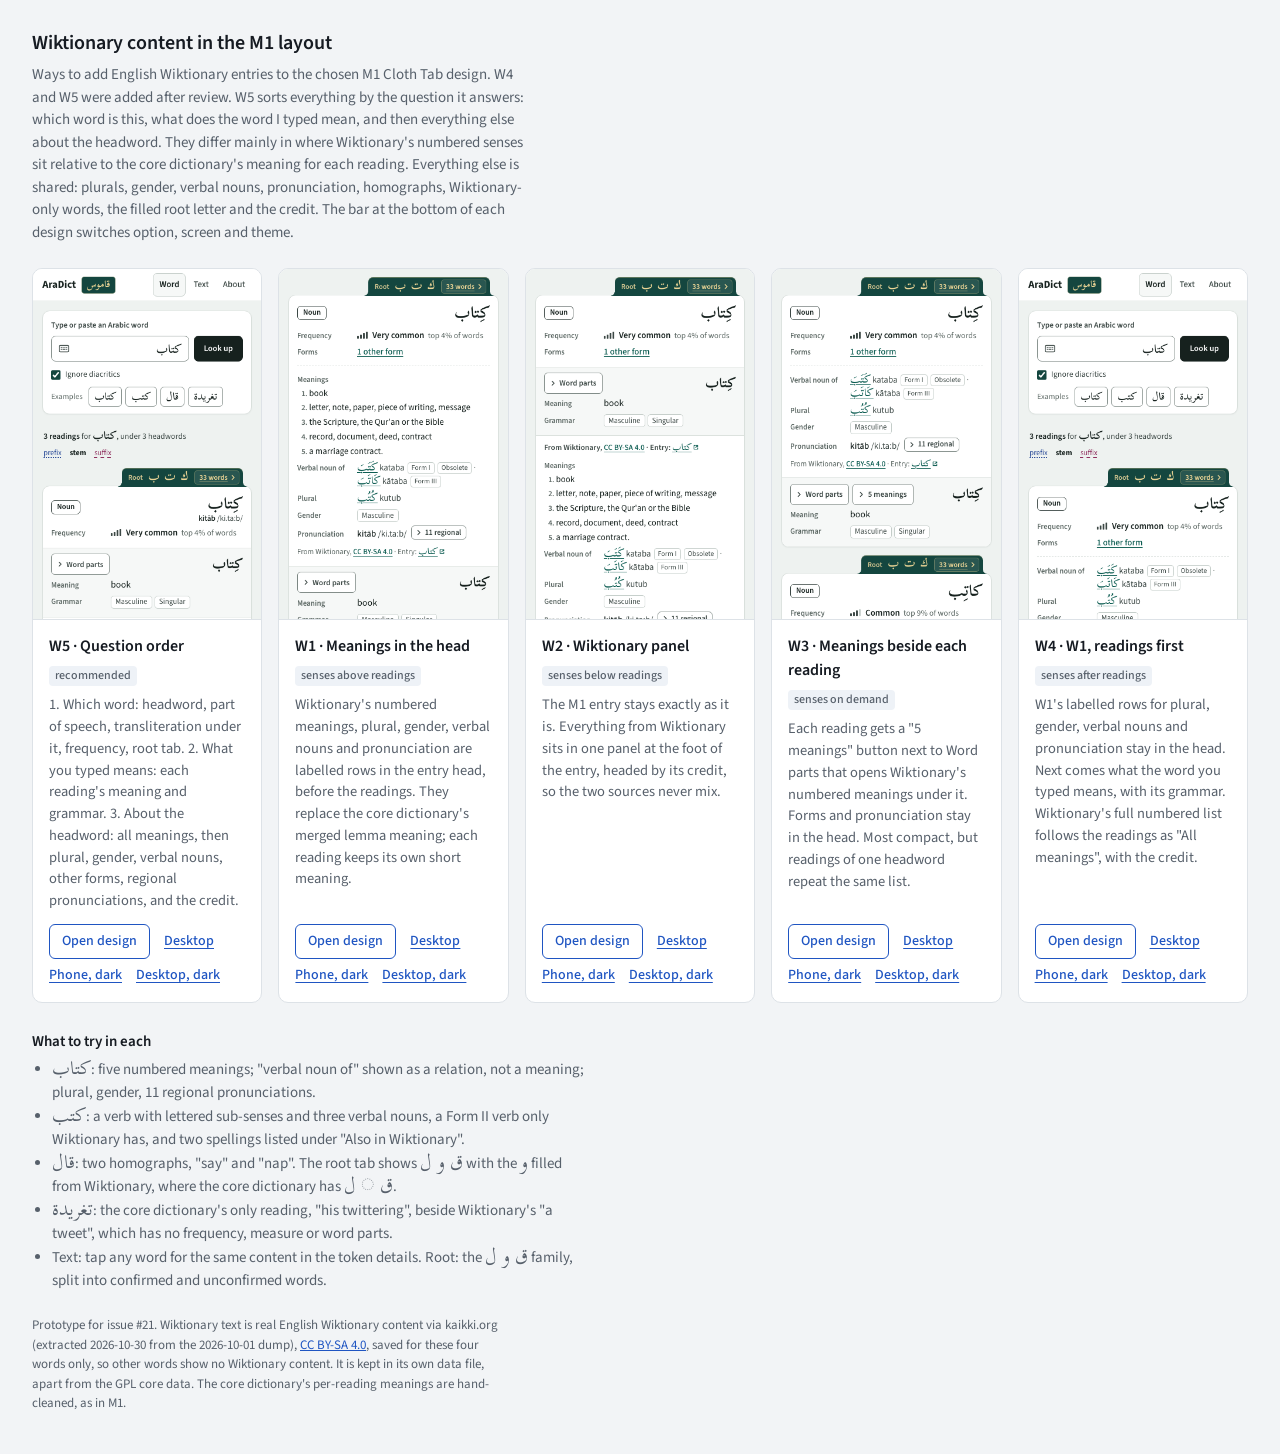
<file: prototypes/wiktionary/index.html>
<!doctype html>
<html lang="en">
<head>
<meta charset="utf-8">
<meta name="viewport" content="width=device-width, initial-scale=1">
<title>Wiktionary Options</title>
<link rel="preconnect" href="https://fonts.googleapis.com">
<link rel="preconnect" href="https://fonts.gstatic.com" crossorigin>
<link rel="stylesheet" href="https://fonts.googleapis.com/css2?family=Source+Sans+3:wght@400..700&family=Scheherazade+New:wght@400;500;600;700&display=swap">
<style>
/* Layout: a short intro, then the cards in as many equal columns as fit (one on phones). */
:root {
  --bg: #f2f4f6; --card: #ffffff; --fg: #161b22; --muted: #57606b; --line: #dde2e7; --accent: #1f55c2; --tag: #eef2f7;
  --f: "Source Sans 3", system-ui, -apple-system, "Segoe UI", sans-serif;
}
@media (prefers-color-scheme: dark) { :root:not([data-theme="light"]) { --bg: #0f1216; --card: #171b21; --fg: #e7eaee; --muted: #a2abb6; --line: #2a3038; --accent: #8db1ff; --tag: #222832; color-scheme: dark } }
:root[data-theme="dark"] { --bg: #0f1216; --card: #171b21; --fg: #e7eaee; --muted: #a2abb6; --line: #2a3038; --accent: #8db1ff; --tag: #222832; color-scheme: dark }
* { box-sizing: border-box }
body { margin: 0; background: var(--bg); color: var(--fg); font: 15px/1.5 var(--f); padding: 28px 16px 40px }
main { max-width: 76rem; margin: 0 auto }
h1 { font-size: 20px; font-weight: 600; margin: 0 0 6px; text-wrap: balance }
.intro { color: var(--muted); max-width: 72ch; margin: 0 0 24px }
[lang="ar"] { font-family: "Scheherazade New", serif; font-size: 1.25em; line-height: 1 }
.grid { display: grid; grid-template-columns: repeat(auto-fill, minmax(min(100%, 220px), 1fr)); gap: 16px }
.card { background: var(--card); border: 1px solid var(--line); border-radius: 10px; display: flex; flex-direction: column; min-width: 0; overflow: hidden }
.shot { display: block; aspect-ratio: 390 / 600; overflow: hidden; border-bottom: 1px solid var(--line); background: var(--tag) }
.shot img { width: 100%; height: auto; display: block }
.body { padding: 14px 16px 16px; display: flex; flex-direction: column; gap: 8px; flex: 1 }
.name { display: flex; align-items: baseline; gap: 8px; flex-wrap: wrap }
.name h2 { font-size: 16px; font-weight: 600; margin: 0 }
.tag { font-size: 12px; font-weight: 500; color: var(--muted); background: var(--tag); border-radius: 4px; padding: 1px 6px }
.idea { font-size: 14.5px; color: var(--muted); margin: 0; flex: 1 }
.actions { display: flex; gap: 6px 14px; align-items: center; flex-wrap: wrap; margin-top: 4px; font-size: 14px }
.actions a { color: var(--accent); font-weight: 500; text-underline-offset: 3px }
.actions a.open { text-decoration: none; border: 1px solid var(--accent); border-radius: 6px; padding: 6px 12px }
.actions a:focus-visible { outline: 2px solid var(--accent); outline-offset: 2px }
h2.sub { font-size: 15px; font-weight: 600; margin: 28px 0 6px }
ul.try { margin: 0; padding-left: 20px; color: var(--muted); max-width: 80ch }
ul.try li + li { margin-top: 2px }
.note { margin: 24px 0 0; font-size: 13px; color: var(--muted); max-width: 80ch }
.note a { color: var(--accent) }
</style>
</head>
<body>
<main>
  <h1>Wiktionary content in the M1 layout</h1>
  <p class="intro">Ways to add English Wiktionary entries to the chosen M1 Cloth Tab design. W4 and W5 were added after review. W5 sorts everything by the question it answers: which word is this, what does the word I typed mean, and then everything else about the headword. They differ mainly in where Wiktionary's numbered senses sit relative to the core dictionary's meaning for each reading. Everything else is shared: plurals, gender, verbal nouns, pronunciation, homographs, Wiktionary-only words, the filled root letter and the credit. The bar at the bottom of each design switches option, screen and theme.</p>

  <div class="grid">
    <article class="card">
      <a class="shot" href="w5.html" aria-label="Open W5"><img src="w5-phone.png" alt="W5 on a phone: the headword with its transliteration and frequency, then the reading, then all meanings, plural and gender"></a>
      <div class="body">
        <div class="name"><h2>W5 · Question order</h2><span class="tag">recommended</span></div>
        <p class="idea">1. Which word: headword, part of speech, transliteration under it, frequency, root tab. 2. What you typed means: each reading's meaning and grammar. 3. About the headword: all meanings, then plural, gender, verbal nouns, other forms, regional pronunciations, and the credit.</p>
        <div class="actions"><a class="open" href="w5.html">Open design</a><a href="w5-desk.png">Desktop</a><a href="w5-phone-dark.png">Phone, dark</a><a href="w5-desk-dark.png">Desktop, dark</a></div>
      </div>
    </article>
    <article class="card">
      <a class="shot" href="w1.html" aria-label="Open W1"><img src="w1-phone.png" alt="W1 on a phone: the entry for كتاب with numbered meanings in its head"></a>
      <div class="body">
        <div class="name"><h2>W1 · Meanings in the head</h2><span class="tag">senses above readings</span></div>
        <p class="idea">Wiktionary's numbered meanings, plural, gender, verbal nouns and pronunciation are labelled rows in the entry head, before the readings. They replace the core dictionary's merged lemma meaning; each reading keeps its own short meaning.</p>
        <div class="actions"><a class="open" href="w1.html">Open design</a><a href="w1-desk.png">Desktop</a><a href="w1-phone-dark.png">Phone, dark</a><a href="w1-desk-dark.png">Desktop, dark</a></div>
      </div>
    </article>

    <article class="card">
      <a class="shot" href="w2.html" aria-label="Open W2"><img src="w2-phone.png" alt="W2 on a phone: the M1 entry for كتاب with a Wiktionary panel under its reading"></a>
      <div class="body">
        <div class="name"><h2>W2 · Wiktionary panel</h2><span class="tag">senses below readings</span></div>
        <p class="idea">The M1 entry stays exactly as it is. Everything from Wiktionary sits in one panel at the foot of the entry, headed by its credit, so the two sources never mix.</p>
        <div class="actions"><a class="open" href="w2.html">Open design</a><a href="w2-desk.png">Desktop</a><a href="w2-phone-dark.png">Phone, dark</a><a href="w2-desk-dark.png">Desktop, dark</a></div>
      </div>
    </article>

    <article class="card">
      <a class="shot" href="w3.html" aria-label="Open W3"><img src="w3-phone.png" alt="W3 on a phone: the entry for كتاب with a 5 meanings button beside Word parts"></a>
      <div class="body">
        <div class="name"><h2>W3 · Meanings beside each reading</h2><span class="tag">senses on demand</span></div>
        <p class="idea">Each reading gets a "5 meanings" button next to Word parts that opens Wiktionary's numbered meanings under it. Forms and pronunciation stay in the head. Most compact, but readings of one headword repeat the same list.</p>
        <div class="actions"><a class="open" href="w3.html">Open design</a><a href="w3-desk.png">Desktop</a><a href="w3-phone-dark.png">Phone, dark</a><a href="w3-desk-dark.png">Desktop, dark</a></div>
      </div>
    </article>
    <article class="card">
      <a class="shot" href="w4.html" aria-label="Open W4"><img src="w4-phone.png" alt="W4 on a phone: the entry for كتاب with its reading right after the head, and all meanings below"></a>
      <div class="body">
        <div class="name"><h2>W4 · W1, readings first</h2><span class="tag">senses after readings</span></div>
        <p class="idea">W1's labelled rows for plural, gender, verbal nouns and pronunciation stay in the head. Next comes what the word you typed means, with its grammar. Wiktionary's full numbered list follows the readings as "All meanings", with the credit.</p>
        <div class="actions"><a class="open" href="w4.html">Open design</a><a href="w4-desk.png">Desktop</a><a href="w4-phone-dark.png">Phone, dark</a><a href="w4-desk-dark.png">Desktop, dark</a></div>
      </div>
    </article>
  </div>

  <h2 class="sub">What to try in each</h2>
  <ul class="try">
    <li><span lang="ar">كتاب</span>: five numbered meanings; "verbal noun of" shown as a relation, not a meaning; plural, gender, 11 regional pronunciations.</li>
    <li><span lang="ar">كتب</span>: a verb with lettered sub-senses and three verbal nouns, a Form II verb only Wiktionary has, and two spellings listed under "Also in Wiktionary".</li>
    <li><span lang="ar">قال</span>: two homographs, "say" and "nap". The root tab shows <span lang="ar">ق و ل</span> with the <span lang="ar">و</span> filled from Wiktionary, where the core dictionary has <span lang="ar">ق ◌ ل</span>.</li>
    <li><span lang="ar">تغريدة</span>: the core dictionary's only reading, "his twittering", beside Wiktionary's "a tweet", which has no frequency, measure or word parts.</li>
    <li>Text: tap any word for the same content in the token details. Root: the <span lang="ar">ق و ل</span> family, split into confirmed and unconfirmed words.</li>
  </ul>

  <p class="note">Prototype for issue #21. Wiktionary text is real English Wiktionary content via kaikki.org (extracted 2026-10-30 from the 2026-10-01 dump), <a href="https://creativecommons.org/licenses/by-sa/4.0/">CC BY-SA 4.0</a>, saved for these four words only, so other words show no Wiktionary content. It is kept in its own data file, apart from the GPL core data. The core dictionary's per-reading meanings are hand-cleaned, as in M1.</p>
</main>
</body>
</html>
</file>
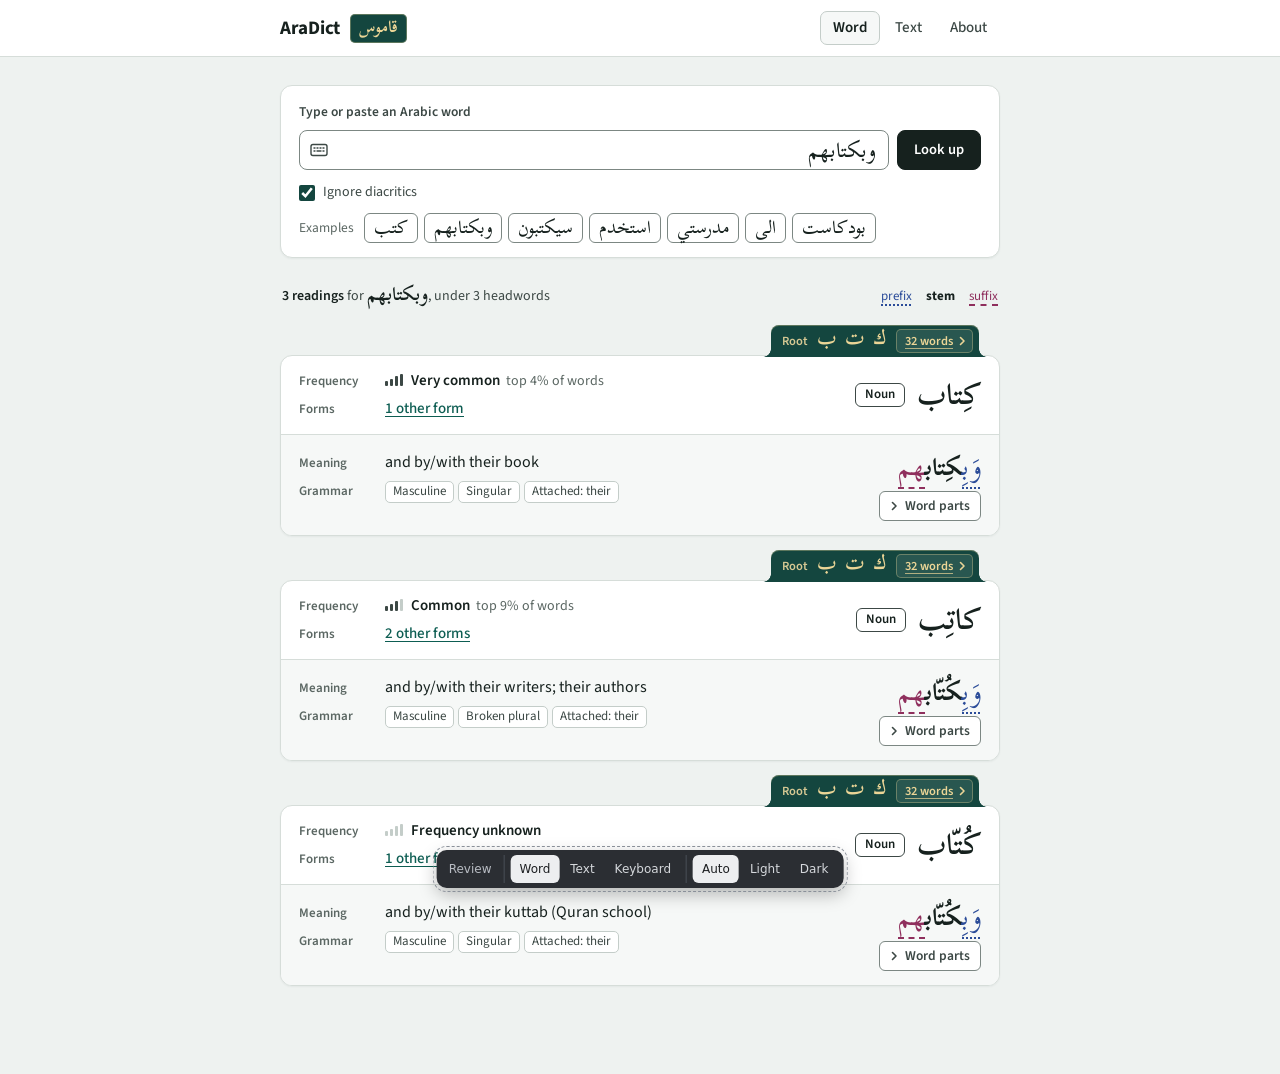
<file: prototypes/visual-identity/m1.html>
<!doctype html>
<html lang="en">
<head>
<meta charset="utf-8">
<meta name="viewport" content="width=device-width, initial-scale=1">
<title>AraDict</title>
<link rel="preconnect" href="https://fonts.googleapis.com">
<link rel="preconnect" href="https://fonts.gstatic.com" crossorigin>
<link rel="stylesheet" href="https://fonts.googleapis.com/css2?family=Source+Sans+3:wght@400..700&family=Scheherazade+New:wght@400;500;600;700&display=swap">
<style>
/* Cloth Tab: N2's bound-book calm, set in a humanist sans.
   Bookcloth green + gilt is reserved for the root tab (and the brand stamp);
   everything else is quiet grey-green, labelled in a left gutter. */
:root {
  color-scheme: light;
  --paper: #EEF2F0; --leaf: #FFFFFF; --tray: #F6F8F7; --tray-2: #E7ECE9;
  --ink: #16211E; --ink-2: #3C4845; --ink-3: #5B6763;
  --line: #D6DDD9; --line-2: #C4CDC9; --edge: #7C8783;
  --cloth: #14463F; --cloth-hi: #1C5A51; --gilt: #EBD596; --gilt-2: #D6C893; --fillet: rgb(235 213 150 / .34);
  --link: #0D5D52; --focus: #0D6D60;
  --pre: #2B4C99; --pre-bg: #EEF2FB; --suf: #8F2F5D; --suf-bg: #FBEFF5;
  --btn: #16211E; --btn-ink: #FFFFFF; --btn-hover: #2C3935;
  --hl-bg: #14463F; --hl-ink: #FFFFFF;
  --shadow: 0 1px 2px rgb(20 40 35 / .05);
  --pop-shadow: 0 18px 44px -14px rgb(16 40 34 / .32), 0 2px 8px rgb(16 40 34 / .10);
  --scrim: rgb(8 16 14 / .38);
  --f-ar: "Scheherazade New", "Noto Naskh Arabic", serif;
  --f-ui: "Source Sans 3", "Source Sans Pro", system-ui, sans-serif;
}
@media (prefers-color-scheme: dark) {
  :root:not([data-theme="light"]) {
    color-scheme: dark;
    --paper: #0E1513; --leaf: #151D1B; --tray: #1A2321; --tray-2: #232E2B;
    --ink: #E5ECE9; --ink-2: #BAC6C2; --ink-3: #97A4A0;
    --line: #28332F; --line-2: #37443F; --edge: #717E7A;
    --cloth: #1E5047; --cloth-hi: #245C52; --gilt: #EDD892; --gilt-2: #DACB93; --fillet: rgb(237 216 146 / .36);
    --link: #86CDBD; --focus: #8AD3C2;
    --pre: #A8BBF3; --pre-bg: #1B2340; --suf: #EFA6C6; --suf-bg: #35202A;
    --btn: #E5ECE9; --btn-ink: #0E1513; --btn-hover: #C9D3CF;
    --hl-bg: #86CDBD; --hl-ink: #0E1513;
    --shadow: none;
    --pop-shadow: 0 18px 44px -10px rgb(0 0 0 / .6), 0 0 0 1px rgb(255 255 255 / .03);
    --scrim: rgb(0 0 0 / .5);
  }
}
:root[data-theme="dark"] {
  color-scheme: dark;
  --paper: #0E1513; --leaf: #151D1B; --tray: #1A2321; --tray-2: #232E2B;
  --ink: #E5ECE9; --ink-2: #BAC6C2; --ink-3: #97A4A0;
  --line: #28332F; --line-2: #37443F; --edge: #717E7A;
  --cloth: #1E5047; --cloth-hi: #245C52; --gilt: #EDD892; --gilt-2: #DACB93; --fillet: rgb(237 216 146 / .36);
  --link: #86CDBD; --focus: #8AD3C2;
  --pre: #A8BBF3; --pre-bg: #1B2340; --suf: #EFA6C6; --suf-bg: #35202A;
  --btn: #E5ECE9; --btn-ink: #0E1513; --btn-hover: #C9D3CF;
  --hl-bg: #86CDBD; --hl-ink: #0E1513;
  --shadow: none;
  --pop-shadow: 0 18px 44px -10px rgb(0 0 0 / .6), 0 0 0 1px rgb(255 255 255 / .03);
  --scrim: rgb(0 0 0 / .5);
}

*, *::before, *::after { box-sizing: border-box; }
html { background: var(--paper); -webkit-text-size-adjust: 100%; }
body {
  margin: 0; min-height: 100vh; padding-bottom: 88px;
  background: var(--paper); color: var(--ink);
  font: 400 15px/1.5 var(--f-ui);
  -webkit-font-smoothing: antialiased;
}
[lang="ar"] { font-family: var(--f-ar); }
button, input, textarea { font: inherit; color: inherit; }
button { cursor: pointer; }
:focus-visible { outline: 2px solid var(--focus); outline-offset: 2px; }
.sr { position: absolute; width: 1px; height: 1px; overflow: hidden; clip-path: inset(50%); white-space: nowrap; }
[hidden] { display: none !important; }
p, h1, h2, h3, ul, ol, dl, dd { margin: 0; }
.wrap { max-width: 768px; margin: 0 auto; padding: 0 24px; }

/* Header */
.top { background: var(--leaf); border-bottom: 1px solid var(--line); }
.top .wrap { display: flex; align-items: center; justify-content: space-between; height: 56px; }
.brand { display: inline-flex; align-items: center; gap: 10px; color: var(--ink); text-decoration: none; border-radius: 6px; }
.brand-en { font: 700 19px/1 var(--f-ui); letter-spacing: -.005em; }
.stamp {
  font: 600 17px/1 var(--f-ar); color: var(--gilt); background: var(--cloth);
  padding: 4px 9px 8px; border-radius: 5px; box-shadow: inset 0 0 0 1px var(--fillet);
}
.nav { display: flex; gap: 2px; list-style: none; padding: 0; }
.nav a {
  display: inline-flex; align-items: center; height: 34px; padding: 0 12px;
  border: 1px solid transparent; border-radius: 7px;
  color: var(--ink-2); text-decoration: none; font-weight: 500;
}
.nav a:hover { color: var(--ink); background: var(--tray); }
.nav a[aria-current="page"] { color: var(--ink); border-color: var(--line-2); background: var(--tray); font-weight: 600; }

main.wrap { padding-top: 28px; }
.box { background: var(--leaf); border: 1px solid var(--line); border-radius: 12px; box-shadow: var(--shadow); }

/* Buttons */
.btn {
  display: inline-flex; align-items: center; justify-content: center; gap: 6px;
  height: 40px; padding: 0 16px; border-radius: 8px;
  border: 1px solid var(--edge); background: var(--leaf); color: var(--ink);
  font: 600 14.5px/1 var(--f-ui); white-space: nowrap;
}
.btn:hover { background: var(--tray); }
.btn.primary { background: var(--btn); border-color: var(--btn); color: var(--btn-ink); }
.btn.primary:hover { background: var(--btn-hover); border-color: var(--btn-hover); }
.btn.sm { height: 36px; padding: 0 13px; font-size: 14px; }
.link { color: var(--link); text-decoration: underline; text-decoration-thickness: 1px; text-underline-offset: 3px; }
.link:hover { text-decoration-thickness: 2px; }

/* Search */
.search { padding: 16px 18px 14px; }
.lbl { display: block; margin-bottom: 8px; font-size: 13.5px; font-weight: 600; color: var(--ink-2); }
.row { display: flex; gap: 8px; }
.field { position: relative; flex: 1; min-width: 0; }
.field input {
  width: 100%; height: 40px; padding: 0 12px 0 46px;
  border: 1px solid var(--edge); border-radius: 8px; background: var(--leaf);
  font: 500 21px/1.5 var(--f-ar);
}
.field input::placeholder { color: var(--ink-3); opacity: 1; }
.field input:focus-visible { outline-offset: 1px; border-color: var(--focus); }
.kb-btn {
  position: absolute; left: 4px; top: 4px; width: 32px; height: 32px;
  display: grid; place-items: center; padding: 0;
  border: 1px solid transparent; border-radius: 6px; background: transparent; color: var(--ink-2);
}
.kb-btn:hover { background: var(--tray-2); color: var(--ink); }
.kb-btn[aria-expanded="true"] { background: var(--tray-2); border-color: var(--edge); color: var(--ink); }
.opts { display: flex; flex-wrap: wrap; align-items: center; justify-content: space-between; gap: 10px 20px; margin-top: 12px; }
.chk { display: inline-flex; align-items: center; gap: 8px; font-size: 14px; color: var(--ink-2); cursor: pointer; }
.chk input { width: 16px; height: 16px; margin: 0; accent-color: var(--cloth); }
.examples { display: flex; align-items: center; flex-wrap: wrap; gap: 6px; }
.examples > span { font-size: 13.5px; color: var(--ink-3); margin-right: 4px; }
.examples ul { display: contents; list-style: none; }
.chip {
  height: 30px; padding: 0 9px; border: 1px solid var(--edge); border-radius: 6px;
  background: var(--leaf); font: 500 18px/1 var(--f-ar);
}
.chip:hover { background: var(--tray-2); }

/* Keyboard */
.kbd { margin-top: 12px; padding: 10px; background: var(--tray); border: 1px solid var(--line); border-radius: 10px; }
.kr { display: flex; justify-content: center; gap: 5px; max-width: 620px; margin: 0 auto; }
.kr + .kr { margin-top: 5px; }
.key {
  flex: 0 1 calc((100% - 60px) / 13); min-width: 0; height: 40px; padding: 0 0 4px;
  display: grid; place-items: center;
  border: 1px solid var(--edge); border-bottom-width: 2px; border-radius: 6px;
  background: var(--leaf); color: var(--ink); font: 500 21px/1 var(--f-ar);
  touch-action: manipulation; user-select: none; -webkit-user-select: none;
}
.key:hover { background: var(--tray-2); }
.key:active { translate: 0 1px; border-bottom-width: 1px; }
.key.fn { padding: 0; font: 600 13.5px/1 var(--f-ui); color: var(--ink-2); }
.key.shift, .key.hide { flex-basis: calc((100% - 60px) / 13 * 2 + 5px); }
.key.del { flex-basis: calc((100% - 60px) / 13 * 1.5); font-size: 17px; }
.key.space { flex: 1 1 auto; }
.key.shift[aria-pressed="true"] { background: var(--btn); color: var(--btn-ink); border-color: var(--btn); }
.kbd-note { margin-top: 8px; text-align: center; font-size: 12.5px; color: var(--ink-3); }

/* Status and legend */
.status { display: flex; flex-wrap: wrap; align-items: baseline; justify-content: space-between; gap: 6px 16px; margin: 22px 2px 0; }
.status p:first-child { font-size: 14px; color: var(--ink-2); }
.status strong { color: var(--ink); font-weight: 600; }
.status [lang="ar"] { font-size: 19px; font-weight: 600; color: var(--ink); }
.legend { display: flex; flex-wrap: wrap; gap: 4px 14px; font-size: 13px; color: var(--ink-2); }
.lg-pre { color: var(--pre); text-decoration: underline 2px dotted; text-underline-offset: 4px; }
.lg-stem { color: var(--ink); font-weight: 700; }
.lg-suf { color: var(--suf); text-decoration: underline 1.5px dashed; text-underline-offset: 4px; }

/* Facts: every piece of information gets a labelled row; the label sits in a fixed gutter */
.facts { display: grid; grid-template-columns: 76px minmax(0, 1fr); gap: 6px 10px; align-items: baseline; }
.facts dt { font-size: 13px; font-weight: 600; color: var(--ink-3); line-height: 22px; }
.facts dd { min-width: 0; line-height: 22px; }

/* Entries */
.entries { list-style: none; padding: 0; margin-top: 46px; display: grid; gap: 44px; }
.entry { position: relative; background: var(--leaf); border: 1px solid var(--line); border-radius: 12px; box-shadow: var(--shadow); }
.eh {
  display: grid; grid-template-columns: minmax(0, 1fr) auto; grid-template-areas: "facts lemma";
  align-items: center; gap: 8px 28px; padding: 14px 18px 14px;
}
.eh .facts { grid-area: facts; }
.lemma { grid-area: lemma; display: flex; flex-direction: row-reverse; align-items: center; gap: 12px; }
.hw { font: 600 30px/1.55 var(--f-ar); color: var(--ink); text-align: right; }
.tags { display: inline-flex; flex-wrap: wrap; gap: 5px; }
.pos {
  display: inline-flex; align-items: center; height: 24px; padding: 0 9px;
  border: 1px solid var(--ink-2); border-radius: 6px;
  font: 600 13px/1 var(--f-ui); color: var(--ink); white-space: nowrap;
}
.pos.ms { border-color: var(--edge); color: var(--ink-2); font-weight: 500; }
.pos.ms.na { border-style: dashed; }
.freq { display: flex; flex-wrap: wrap; align-items: baseline; column-gap: 6px; }
.freq .lv { font-weight: 600; color: var(--ink); }
.freq .pct { color: var(--ink-3); font-size: 14px; }
.bars { display: inline-flex; align-items: flex-end; gap: 2px; height: 12px; margin-right: 2px; translate: 0 1px; }
.bars i { width: 3px; border-radius: 1px; background: var(--line-2); }
.bars i:nth-child(1) { height: 5px; } .bars i:nth-child(2) { height: 7px; } .bars i:nth-child(3) { height: 10px; } .bars i:nth-child(4) { height: 12px; }
.bars i.on { background: var(--ink-2); }
.facts .link { font-weight: 500; }
.nil { color: var(--ink-3); }
.mean { color: var(--ink); font-weight: 500; }

/* Root: the cloth tab, attached to the top edge of the entry above its headword */
.root-tab {
  position: absolute; right: 20px; bottom: 100%; margin-bottom: -1px; z-index: 1;
  display: inline-flex; align-items: center; height: 32px; padding: 0 6px 0 11px;
  background: var(--cloth); color: var(--gilt); text-decoration: none;
  border-radius: 8px 8px 0 0; box-shadow: inset 0 1px 0 var(--fillet);
  font: 600 12.5px/1 var(--f-ui); white-space: nowrap;
}
/* concave feet so the tab grows out of the edge instead of sitting on it */
.root-tab::before, .root-tab::after { content: ""; position: absolute; bottom: 0; width: 8px; height: 8px; pointer-events: none; }
.root-tab::before { left: -8px; background: radial-gradient(circle at 0 0, transparent 7.5px, var(--cloth) 8px); }
.root-tab::after { right: -8px; background: radial-gradient(circle at 100% 0, transparent 7.5px, var(--cloth) 8px); }
.root-tab:hover { --cloth: var(--cloth-hi); }
.rt-k { color: var(--gilt-2); }
.rt-ar { font: 600 20px/1 var(--f-ar); padding: 0 10px 5px 9px; word-spacing: 3px; color: var(--gilt); }
.unk { display: inline-block; width: .5em; height: .5em; margin: 0 .08em; border: 1.5px dotted currentColor; border-radius: 50%; vertical-align: -.02em; }
.rt-go {
  display: inline-flex; align-items: center; gap: 3px; height: 24px; padding: 0 5px 0 9px;
  border-radius: 5px; background: rgb(255 255 255 / .09); box-shadow: inset 0 0 0 1px var(--fillet);
}
.rt-u { text-decoration: underline; text-decoration-thickness: 1px; text-underline-offset: 3px; text-decoration-color: rgb(235 213 150 / .7); }
.root-tab:hover .rt-go { background: rgb(255 255 255 / .15); }
.root-tab:hover .rt-u { text-decoration-thickness: 2px; }
.rt-go svg { flex: none; }
.root-tab:focus-visible { outline-offset: 3px; }

/* Readings */
.readings { list-style: none; padding: 0; border-top: 1px solid var(--line); background: var(--tray); border-radius: 0 0 11px 11px; }
.rd {
  display: grid; grid-template-columns: minmax(0, 1fr) auto;
  grid-template-areas: "facts form" "facts btn" "parts parts";
  grid-template-rows: auto 1fr auto; column-gap: 28px; padding: 12px 18px 14px;
}
.rd + .rd { border-top: 1px solid var(--line); }
.rd .facts { grid-area: facts; align-self: start; padding-top: 4px; }
.form { grid-area: form; font: 500 25px/1.6 var(--f-ar); text-align: right; color: var(--ink); }
.gloss { font-size: 16px; color: var(--ink); }
.gram { display: flex; flex-wrap: wrap; gap: 4px; list-style: none; padding: 1px 0 0; }
.gram li {
  display: inline-flex; align-items: center; height: 22px; padding: 0 7px;
  border: 1px solid var(--line-2); border-radius: 5px; background: var(--leaf);
  font-size: 13px; line-height: 1; color: var(--ink-2); white-space: nowrap;
}
.m-prefix { color: var(--pre); text-decoration: underline 2px dotted; text-underline-offset: .5em; text-decoration-skip-ink: none; }
.m-stem { font-weight: 700; }
.m-suffix { color: var(--suf); text-decoration: underline 1.5px dashed; text-underline-offset: .5em; text-decoration-skip-ink: none; }
.parts-btn {
  grid-area: btn; justify-self: end; align-self: start;
  display: inline-flex; align-items: center; gap: 5px; margin-top: 4px;
  height: 30px; padding: 0 10px 0 8px; border: 1px solid var(--edge); border-radius: 6px;
  background: var(--leaf); color: var(--ink-2); font: 600 13.5px/1 var(--f-ui);
}
.parts-btn:hover { color: var(--ink); background: var(--tray-2); }
.parts-btn svg { transition: rotate .15s ease; }
.parts-btn[aria-expanded="true"] { color: var(--ink); border-color: var(--ink-2); }
.parts-btn[aria-expanded="true"] svg { rotate: 90deg; }
.parts { grid-area: parts; margin-top: 12px; padding-top: 12px; border-top: 1px dashed var(--line-2); }
.pl { display: flex; flex-wrap: wrap; align-items: center; gap: 6px; list-style: none; padding: 0; }
.pl .plus { color: var(--ink-3); font: 400 14px/1 var(--f-ui); }
.pt {
  display: flex; flex-direction: column; align-items: center; min-width: 60px;
  padding: 6px 10px 8px; border-radius: 7px; background: var(--leaf); border: 1.5px solid var(--ink-2);
}
.pt-k { font: 600 11.5px/1 var(--f-ui); color: var(--ink-2); }
.pt-ar { font: 500 23px/1.7 var(--f-ar); color: var(--ink); }
.pt-en { max-width: 140px; font: 400 13px/1.3 var(--f-ui); color: var(--ink-2); text-align: center; }
.pt-prefix { border: 2px dotted var(--pre); background: var(--pre-bg); }
.pt-prefix .pt-ar, .pt-prefix .pt-k { color: var(--pre); }
.pt-stem .pt-ar { font-weight: 700; }
.pt-suffix { border: 1.5px dashed var(--suf); background: var(--suf-bg); }
.pt-suffix .pt-ar, .pt-suffix .pt-k { color: var(--suf); }
@media (prefers-reduced-motion: no-preference) {
  .parts:not([hidden]) { animation: open .18s ease-out; }
  @keyframes open { from { opacity: 0; translate: 0 -3px; } }
}

/* No entry */
.none { margin-top: 18px; padding: 18px 20px 20px; }
.none h2 { font: 600 17px/1.5 var(--f-ui); }
.none h2 [lang="ar"] { font-size: 23px; font-weight: 600; }
.none p { margin-top: 4px; color: var(--ink-2); }
.none ul { margin-top: 10px; padding-left: 20px; line-height: 1.7; color: var(--ink); }
.none li::marker { color: var(--ink-3); }
.none li [lang="ar"] { font-size: 19px; }
.empty { margin-top: 18px; padding: 18px 20px; color: var(--ink-2); }

/* Text view */
.tx-in { padding: 16px 18px; }
textarea {
  display: block; width: 100%; min-height: 104px; resize: vertical; padding: 8px 12px;
  border: 1px solid var(--edge); border-radius: 8px; background: var(--leaf);
  font: 500 22px/1.8 var(--f-ar);
}
textarea:focus-visible { outline-offset: 1px; border-color: var(--focus); }
.tx-bar { display: flex; align-items: center; justify-content: space-between; gap: 12px; margin-top: 12px; }
.hint { font-size: 13.5px; color: var(--ink-3); }
.passage-box { margin-top: 20px; }
.pb-head { display: flex; flex-wrap: wrap; align-items: center; justify-content: space-between; gap: 8px 16px; padding: 12px 18px; border-bottom: 1px solid var(--line); }
.pb-head h2 { font: 600 15px/1.4 var(--f-ui); }
.pb-head h2 span { font-weight: 400; color: var(--ink-2); }
.key-legend { display: flex; gap: 14px; font-size: 13px; color: var(--ink-2); }
.key-legend span { display: inline-flex; align-items: center; gap: 6px; }
.key-legend i { width: 18px; height: 13px; border-radius: 3px; background: var(--tray); border: 1px solid var(--edge); border-bottom-width: 2px; }
.key-legend i.u { background: transparent; border: 1.5px dashed var(--edge); }
.passage { padding: 18px 20px 22px; font: 500 27px/2.35 var(--f-ar); text-align: right; color: var(--ink); }
.w {
  margin: 0; padding: 0 6px; font: inherit; line-height: 1.55; color: inherit;
  background: var(--tray); border: 1px solid var(--edge); border-bottom-width: 2px; border-radius: 6px;
}
.w:hover { background: var(--tray-2); }
.w.unknown { background: transparent; border: 1.5px dashed var(--edge); color: var(--ink-2); }
.w.is-open, .w.is-open:hover { background: var(--hl-bg); border-color: var(--hl-bg); color: var(--hl-ink); }

/* Word panel (native popover) */
#wp {
  position: fixed; inset: auto; left: var(--x, 16px); top: var(--y, 16px); margin: 0; padding: 0;
  width: min(420px, calc(100vw - 32px)); max-height: min(72vh, 640px);
  border: 1px solid var(--line-2); border-radius: 12px; background: var(--leaf); color: var(--ink);
  box-shadow: var(--pop-shadow); overflow: hidden;
  opacity: 0; translate: 0 4px;
  transition: opacity .16s ease, translate .16s ease, display .16s allow-discrete, overlay .16s allow-discrete;
}
#wp:popover-open { display: flex; flex-direction: column; opacity: 1; translate: 0 0; }
@starting-style { #wp:popover-open { opacity: 0; translate: 0 4px; } }
#wp::backdrop { background: transparent; }
.wp-head { display: grid; grid-template-columns: 1fr auto; align-items: center; gap: 12px; padding: 8px 18px; border-bottom: 1px solid var(--line); }
.wp-head h2 { font: 600 28px/1.55 var(--f-ar); text-align: right; grid-column: 2; grid-row: 1; }
.wp-head p { grid-column: 1; grid-row: 1; font-size: 14px; color: var(--ink-2); }
.wp-head p strong { color: var(--ink); font-weight: 600; }
.wp-body { overflow: auto; overscroll-behavior: contain; flex: 1; background: var(--tray); padding: 40px 14px 14px; display: grid; gap: 40px; align-content: start; }
.wg { position: relative; background: var(--leaf); border: 1px solid var(--line); border-radius: 10px; }
.wg .root-tab { right: 12px; height: 28px; font-size: 12px; }
.wg .rt-ar { font-size: 18px; padding-bottom: 4px; }
.wg .rt-go { height: 21px; }
.wg-h { display: flex; flex-direction: row-reverse; align-items: center; justify-content: space-between; gap: 10px; padding: 6px 14px; border-bottom: 1px solid var(--line); }
.wg-h .hw { font-size: 25px; }
.wg ul.wl { list-style: none; padding: 0; }
.wg .wl > li { display: grid; grid-template-columns: minmax(0, 1fr) auto; column-gap: 14px; padding: 8px 14px 10px; }
.wg .wl > li + li { border-top: 1px solid var(--line); }
.wg .form { grid-area: auto; font-size: 22px; line-height: 1.5; }
.wg .gloss { font-size: 15px; line-height: 1.4; margin-bottom: 5px; }
.wp-none { padding: 16px 18px 18px; color: var(--ink-2); }
.wp-foot { display: flex; justify-content: flex-end; gap: 8px; padding: 12px 18px; border-top: 1px solid var(--line); background: var(--leaf); }

/* About */
.about { padding: 22px 24px 24px; }
.about h1 { font: 600 20px/1.3 var(--f-ui); margin-bottom: 10px; }
.about p { font-size: 15.5px; line-height: 1.6; color: var(--ink-2); max-width: 62ch; }
.about p + p { margin-top: 10px; }

/* Toast */
.toast {
  position: fixed; left: 50%; bottom: 72px; translate: -50% 8px; z-index: 40;
  max-width: calc(100vw - 32px); padding: 10px 14px; border-radius: 8px;
  background: var(--btn); color: var(--btn-ink); font-size: 14px;
  opacity: 0; pointer-events: none; transition: opacity .18s, translate .18s;
}
.toast.on { opacity: 1; translate: -50% 0; }
.toast [lang="ar"] { font-size: 17px; }

/* Phone */
@media (max-width: 640px) {
  .wrap { padding: 0 16px; }
  .top .wrap { height: 54px; }
  .brand-en { font-size: 18px; }
  .nav a { height: 40px; padding: 0 10px; }
  main.wrap { padding-top: 16px; }
  .search { padding: 14px 14px 12px; }
  .field input, .btn { height: 44px; }
  .kb-btn { width: 36px; height: 36px; }
  .btn.sm { height: 40px; }
  .chip { height: 34px; }
  .kbd { margin-left: -8px; margin-right: -8px; padding: 8px 6px; }
  .kr { gap: 3px; }
  .kr + .kr { margin-top: 6px; }
  .key { flex-basis: calc((100% - 36px) / 13); height: 44px; font-size: 19px; border-radius: 5px; }
  .key.shift, .key.hide { flex-basis: calc((100% - 36px) / 13 * 2.4); }
  .key.del { flex-basis: calc((100% - 36px) / 13 * 1.8); }
  .facts { grid-template-columns: 70px minmax(0, 1fr); }
  .eh { grid-template-columns: minmax(0, 1fr); grid-template-areas: "lemma" "facts"; padding: 8px 14px 14px; gap: 6px; }
  .lemma { justify-content: space-between; }
  .hw { font-size: 28px; }
  .rd { grid-template-areas: "btn form" "facts facts" "parts parts"; grid-template-rows: auto; column-gap: 14px; padding: 8px 14px 14px; }
  .rd .facts { padding-top: 4px; }
  .parts-btn { justify-self: start; align-self: center; margin-top: 0; height: 36px; }
  .form { font-size: 24px; }
  .pl { display: grid; grid-template-columns: repeat(auto-fill, minmax(72px, 1fr)); align-items: stretch; }
  .pl .plus { display: none; }
  .pt { min-width: 0; padding: 5px 6px 7px; }
  .root-tab { right: 14px; }
  .passage { padding: 14px 14px 18px; font-size: 25px; }
  .tx-in { padding: 14px; }
  textarea { min-height: 92px; font-size: 21px; }
  .tx-bar .hint { font-size: 13px; }
  body:has(#wp:popover-open) { padding-bottom: 66dvh; }
  #wp {
    left: 0; right: 0; top: auto; bottom: 0; width: 100%; max-height: 64dvh;
    border-radius: 16px 16px 0 0; border-bottom: 0; translate: 0 24px;
  }
  #wp:popover-open { translate: 0 0; }
  @starting-style { #wp:popover-open { translate: 0 24px; } }
  #wp::backdrop { background: var(--scrim); }
  .wp-body { padding: 38px 12px 12px; }
  .wp-foot { padding-bottom: max(12px, env(safe-area-inset-bottom)); }
  .wp-foot .btn { flex: 1; }
}
@media (prefers-reduced-motion: reduce) {
  *, *::before, *::after { transition: none !important; animation: none !important; }
}

/* Review control: not part of the design */
.review {
  position: fixed; left: 50%; bottom: 12px; translate: -50% 0; z-index: 60;
  display: flex; align-items: center; gap: 6px; padding: 5px 6px;
  background: #2B2E33; color: #EDEEF0; border-radius: 10px;
  font: 500 12px/1 system-ui, sans-serif; box-shadow: 0 6px 18px rgb(0 0 0 / .28);
  outline: 1px dashed #8A9099; outline-offset: 3px;
}
.review .rv-t { padding: 0 6px; color: #B9BDC4; }
.review [role="group"] { display: flex; gap: 2px; padding-left: 6px; border-left: 1px solid #4A4F57; }
.review button { height: 28px; padding: 0 9px; border: 0; border-radius: 6px; background: transparent; color: #D5D8DC; font: inherit; }
.review button:hover { background: #3A3E44; }
.review button[aria-pressed="true"] { background: #EDEEF0; color: #1C1E21; }
.review :focus-visible { outline: 2px solid #9CC9FF; outline-offset: 1px; }
@media (max-width: 640px) {
  .review { bottom: 8px; gap: 2px; }
  .review .rv-t { display: none; }
  .review [role="group"]:first-of-type { border-left: 0; padding-left: 0; }
  .review button { padding: 0 7px; }
}
</style>
</head>
<body>
<header class="top">
  <div class="wrap">
    <a class="brand" href="#word" aria-label="AraDict, قاموس, home">
      <span class="brand-en">AraDict</span>
      <span class="stamp" lang="ar" dir="rtl">قاموس</span>
    </a>
    <nav aria-label="Main">
      <ul class="nav">
        <li><a href="#word" data-view="word">Word</a></li>
        <li><a href="#text" data-view="text">Text</a></li>
        <li><a href="#about" data-view="about">About</a></li>
      </ul>
    </nav>
  </div>
</header>

<main class="wrap">
  <!-- Word view -->
  <section id="v-word" aria-labelledby="wv-h">
    <h1 id="wv-h" class="sr">Word lookup</h1>
    <form class="box search" id="sf" role="search">
      <label class="lbl" for="q">Type or paste an Arabic word</label>
      <div class="row">
        <div class="field">
          <input id="q" name="q" type="text" lang="ar" dir="rtl" autocomplete="off" autocapitalize="off" spellcheck="false" enterkeyhint="search" placeholder="كلمة">
          <button type="button" class="kb-btn" id="kbBtn" aria-label="Arabic keyboard" aria-expanded="false" aria-controls="kbd">
            <svg width="20" height="20" viewBox="0 0 20 20" fill="none" stroke="currentColor" stroke-width="1.4" aria-hidden="true"><rect x="2" y="4.5" width="16" height="11" rx="2"/><path d="M5 8h1M8 8h1M11 8h1M14 8h1M5 11h1M14 11h1M8 11h4" stroke-linecap="round"/></svg>
          </button>
        </div>
        <button class="btn primary" type="submit">Look up</button>
      </div>
      <div class="kbd" id="kbd" role="group" aria-label="Arabic keyboard" hidden></div>
      <div class="opts">
        <label class="chk"><input type="checkbox" id="ign" checked> Ignore diacritics</label>
        <div class="examples">
          <span id="exl">Examples</span>
          <ul aria-labelledby="exl" id="ex"></ul>
        </div>
      </div>
    </form>
    <div class="status">
      <p id="status" role="status"></p>
      <p class="legend" id="legend"><span class="sr">How word parts are marked: </span><span class="lg-pre">prefix</span><span class="lg-stem">stem</span><span class="lg-suf">suffix</span></p>
    </div>
    <div id="results"></div>
  </section>

  <!-- Text view -->
  <section id="v-text" aria-labelledby="tv-h" hidden>
    <h1 id="tv-h" class="sr">Text analysis</h1>
    <form class="box tx-in" id="tf">
      <label class="lbl" for="ta">Paste an Arabic passage</label>
      <textarea id="ta" lang="ar" dir="rtl" rows="3" spellcheck="false">كتب الطالب رسالة إلى مدرستي عن بودكاست.</textarea>
      <div class="tx-bar">
        <p class="hint">Select any word to see its readings.</p>
        <button class="btn primary" type="submit">Analyze text</button>
      </div>
    </form>
    <section class="box passage-box" aria-labelledby="pb-h">
      <div class="pb-head">
        <h2 id="pb-h">Passage<span id="pb-n"></span></h2>
        <p class="key-legend"><span><i></i>has readings</span><span><i class="u"></i>no entry</span></p>
      </div>
      <p class="passage" id="passage" lang="ar" dir="rtl"></p>
    </section>
  </section>

  <!-- About view -->
  <section id="v-about" hidden>
    <div class="box about">
      <h1>About AraDict</h1>
      <p>AraDict is an Arabic–English dictionary for Modern Standard Arabic. Paste a word exactly as you found it, with or without vowel marks and with its attached prefixes and suffixes, and see every way it can be read.</p>
      <p>Readings are grouped under their dictionary headword, most common first. Each headword shows its root, its part of speech and how often it appears in news and texts.</p>
    </div>
  </section>
</main>

<div id="wp" popover role="dialog" aria-labelledby="wp-h"></div>
<div class="toast" id="toast" role="status" aria-live="polite"></div>

<div class="review" role="region" aria-label="Review controls (not part of the design)">
  <span class="rv-t">Review</span>
  <div role="group" aria-label="Screen">
    <button type="button" data-screen="word">Word</button>
    <button type="button" data-screen="text">Text</button>
    <button type="button" data-screen="kbd">Keyboard</button>
  </div>
  <div role="group" aria-label="Theme">
    <button type="button" data-theme="auto">Auto</button>
    <button type="button" data-theme="light">Light</button>
    <button type="button" data-theme="dark">Dark</button>
  </div>
</div>

<script src="data.js"></script>
<script>
const $ = (s, r = document) => r.querySelector(s);
const $$ = (s, r = document) => [...r.querySelectorAll(s)];
const esc = s => String(s).replace(/[&<>"]/g, c => ({ '&': '&amp;', '<': '&lt;', '>': '&gt;', '"': '&quot;' })[c]);
const MARKS = /[ً-ْٰـ]/g;
const bare = s => s.replace(MARKS, '').trim();
const POS = { noun: 'Noun', verb: 'Verb', adj: 'Adjective', prep: 'Preposition', noun_prop: 'Proper noun' };
const KIND = { prefix: 'Prefix', stem: 'Stem', suffix: 'Suffix' };
const cap = s => s.charAt(0).toUpperCase() + s.slice(1);
const senses = s => (s || '').split(';').map(x => x.replace(/_/g, ' ').trim()).filter(Boolean);
const plural = (n, w) => `${n} ${w}${n === 1 ? '' : 's'}`;
const ar = t => `<span lang="ar" dir="rtl">${esc(t)}</span>`;
const CHEV = '<svg width="12" height="12" viewBox="0 0 12 12" aria-hidden="true"><path d="M4.5 2.5 8 6l-3.5 3.5" fill="none" stroke="currentColor" stroke-width="1.6" stroke-linecap="round" stroke-linejoin="round"/></svg>';

// ponytail: band cut-offs are a design assumption; swap for the product's real thresholds
function freq(p) {
  if (p == null) return { n: 0, label: 'Frequency unknown', pct: '' };
  const [n, label] = p <= 5 ? [4, 'Very common'] : p <= 15 ? [3, 'Common'] : p <= 35 ? [2, 'Less common'] : [1, 'Rare'];
  return { n, label, pct: n === 1 ? '' : `top ${p < 1 ? 1 : Math.round(p)}% of words` };
}
const rootText = r => r ? r.split('.').map(c => c === '#' ? '◌' : c).join(' ') : null;
const rootHTML = t => esc(t).replace(/◌/g, '<span class="unk"><span class="sr" lang="en">unknown letter</span></span>');

function group(readings) {
  const m = new Map();
  for (const r of readings) {
    const k = r.lemma + '|' + r.pos;
    if (!m.has(k)) m.set(k, []);
    m.get(k).push(r);
  }
  return [...m.values()];
}

// The lemma's own meaning: senses of its active readings (passives only describe the form).
function lemmaMeaning(rs) {
  const act = rs.filter(r => !r.grammar.includes('passive'));
  return [...new Set((act.length ? act : rs).flatMap(r => senses(r.stemgloss)))].join('; ');
}

function grammarTags(r) {
  const g = r.grammar.slice(1).map(cap);
  for (const s of r.segments.suffix) if (/PRON/.test(s.tag) && s.label) g.push('Attached: ' + s.label);
  return g;
}
const gramHTML = r => {
  const g = grammarTags(r);
  return g.length ? `<ul class="gram">${g.map(x => `<li>${esc(x)}</li>`).join('')}</ul>` : '<span class="nil">None marked</span>';
};

function formHTML(r) {
  const s = r.segments;
  const all = [...s.prefix, ...s.stem, ...s.suffix].map(p => p.text).join('');
  if (all !== r.form) return esc(r.form);
  return ['prefix', 'stem', 'suffix'].map(k => {
    const t = s[k].map(p => p.text).join('');
    return t ? `<span class="m-${k}">${esc(t)}</span>` : '';
  }).join('');
}

// Dictionary notation for parts: a tatweel shows where an affix joins its neighbour.
const NOJOIN = new Set([...'اأإآٱدذرزوؤةء']);
function joins(t) {
  const b = t.replace(MARKS, '');
  const c = b[b.length - 1];
  return !!c && /[ئ-ي]/.test(c) && !NOJOIN.has(c);
}
function partsHTML(r) {
  const seq = ['prefix', 'stem', 'suffix'].flatMap(k => r.segments[k].map(p => [k, p]));
  return `<ol class="pl" lang="ar" dir="rtl">${seq.map(([k, p], i) => {
    let t = p.text;
    if (k === 'prefix' && seq[i + 1] && joins(t)) t += 'ـ';
    if (k === 'suffix') {
      if (seq[i - 1] && joins(seq[i - 1][1].text)) t = 'ـ' + t;
      else if (/^[ً-ْٰ]/.test(t)) t = '◌' + t;
    }
    const label = p.label || (k === 'stem' ? senses(r.stemgloss).slice(0, 2).join(', ') : '');
    return `${i ? '<li class="plus" aria-hidden="true">+</li>' : ''}<li class="pt pt-${k}"><span class="pt-k" lang="en" dir="ltr">${KIND[k]}<span class="sr">: </span></span><span class="pt-ar">${esc(t)}</span><span class="pt-en" lang="en" dir="ltr">${esc(label)}</span></li>`;
  }).join('')}</ol>`;
}

function tagsHTML(r) {
  const m = r.pos === 'verb'
    ? (r.measure ? `<span class="pos ms">Form ${esc(r.measure)}</span>` : '<span class="pos ms na">Measure unavailable</span>') : '';
  return `<span class="pos">${esc(POS[r.pos] || cap(r.pos.replace(/_/g, ' ')))}</span>${m}`;
}

function rootTab(r) {
  const root = rootText(r.root);
  if (!root) return '';
  const n = r.root_family_count;
  return `<a class="root-tab" href="#root" data-root="${esc(root)}" data-count="${n}">
    <span class="rt-k">Root</span><span class="rt-ar" lang="ar" dir="rtl">${rootHTML(root)}</span>
    <span class="rt-go"><span class="rt-u">${plural(n, 'word')}</span><span class="sr"> from this root</span>${CHEV}</span></a>`;
}

function readingHTML(r, id) {
  return `<li class="rd">
    <p class="form" lang="ar" dir="rtl">${formHTML(r)}</p>
    <dl class="facts">
      <dt>Meaning</dt><dd class="gloss">${esc(r.gloss)}</dd>
      <dt>Grammar</dt><dd>${gramHTML(r)}</dd>
    </dl>
    <button type="button" class="parts-btn" aria-expanded="false" aria-controls="pt-${id}">${CHEV}Word parts<span class="sr"> of ${esc(r.form)}</span></button>
    <div class="parts" id="pt-${id}" hidden>${partsHTML(r)}</div>
  </li>`;
}

function freqHTML(r) {
  const f = freq(r.freq_top_pct);
  return `<span class="bars" aria-hidden="true">${[1, 2, 3, 4].map(i => `<i${i <= f.n ? ' class="on"' : ''}></i>`).join('')}</span><span class="lv">${f.label}</span>${f.pct ? `<span class="pct">${f.pct}</span>` : ''}`;
}

function entryHTML(rs, n) {
  const r = rs[0];
  const meaning = rs.length > 1 ? lemmaMeaning(rs) : '';
  return `<li class="entry" aria-labelledby="hw-${n}">
    <div class="eh">
      <div class="lemma">
        <h2 class="hw" id="hw-${n}" lang="ar" dir="rtl">${esc(r.lemma)}</h2>
        <span class="tags">${tagsHTML(r)}</span>
      </div>
      ${rootTab(r)}
      <dl class="facts">
        <dt>Frequency</dt><dd class="freq">${freqHTML(r)}</dd>
        <dt>Forms</dt><dd>${r.related_count ? `<a class="link" href="#forms" data-forms="${esc(r.lemma)}">${plural(r.related_count, 'other form')}</a>` : '<span class="nil">No other forms</span>'}</dd>
        ${meaning ? `<dt>Meaning</dt><dd class="mean">${esc(meaning)}</dd>` : ''}
      </dl>
    </div>
    <ul class="readings" aria-label="Readings under ${esc(r.lemma)}">${rs.map((x, i) => readingHTML(x, `${n}-${i}`)).join('')}</ul>
  </li>`;
}

function noneHTML(w) {
  return `<div class="box none">
    <h2>No entry for ${ar(w)}</h2>
    <p>The dictionary has no reading for this word. You could:</p>
    <ul>
      <li>Check the spelling.</li>
      <li>Type it without vowel marks.</li>
      <li>Try it without attached parts, such as ${ar('و')}, ${ar('ب')} or ${ar('ال')} at the start, or ${ar('ها')}, ${ar('هم')} at the end.</li>
    </ul>
    <p>Recent loanwords are often missing from the dictionary.</p>
  </div>`;
}

// Word view
const q = $('#q'), results = $('#results'), status = $('#status');
function lookup(w) {
  w = w.trim();
  q.value = w;
  const d = window.DATA[bare(w)];
  if (!w) {
    status.textContent = '';
    results.innerHTML = '<div class="box empty">Type or paste an Arabic word above, or pick one of the examples.</div>';
    return;
  }
  if (!d || !d.readings.length) {
    status.innerHTML = `<strong>No readings</strong> for ${ar(w)}`;
    $('#legend').hidden = true;
    results.innerHTML = noneHTML(w);
    return;
  }
  const g = group(d.readings);
  $('#legend').hidden = false;
  status.innerHTML = `<strong>${plural(d.readings.length, 'reading')}</strong> for ${ar(w)}, under ${plural(g.length, 'headword')}`;
  results.innerHTML = `<ol class="entries">${g.map(entryHTML).join('')}</ol>`;
}
$('#sf').addEventListener('submit', e => { e.preventDefault(); lookup(q.value); });
$('#ex').innerHTML = ['كتب', 'وبكتابهم', 'سيكتبون', 'استخدم', 'مدرستي', 'الى', 'بودكاست']
  .map(w => `<li><button type="button" class="chip" lang="ar" dir="rtl">${w}</button></li>`).join('');
$('#ex').addEventListener('click', e => { const b = e.target.closest('.chip'); if (b) lookup(b.textContent); });

function linkAction(a) {
  if (a.dataset.root) toast(`The ${a.dataset.count} words from the root <span lang="ar" dir="rtl">${rootHTML(a.dataset.root)}</span> open here.`);
  if (a.dataset.forms) toast(`All forms of ${ar(a.dataset.forms)} open here.`);
}
results.addEventListener('click', e => {
  const pb = e.target.closest('.parts-btn');
  if (pb) {
    const open = pb.getAttribute('aria-expanded') !== 'true';
    pb.setAttribute('aria-expanded', open);
    $('#' + pb.getAttribute('aria-controls')).hidden = !open;
    return;
  }
  const a = e.target.closest('a');
  if (!a) return;
  e.preventDefault();
  linkAction(a);
});

let toastT;
function toast(html) {
  const t = $('#toast');
  t.innerHTML = html;
  t.classList.add('on');
  clearTimeout(toastT);
  toastT = setTimeout(() => t.classList.remove('on'), 3200);
}

// On-screen keyboard (Arabic 101 rows, physical left-to-right order)
const ROWS = [
  [['ذ','dhal'],['ض','ḍad'],['ص','ṣad'],['ث','tha'],['ق','qaf'],['ف','fa'],['غ','ghayn'],['ع','ʿayn'],['ه','ha'],['خ','kha'],['ح','ḥa'],['ج','jim'],['د','dal']],
  [['ش','shin'],['س','sin'],['ي','ya'],['ب','ba'],['ل','lam'],['ا','alif'],['ت','ta'],['ن','nun'],['م','mim'],['ك','kaf'],['ط','ṭa']],
  [['ئ','ya with hamza above'],['ء','hamza'],['ؤ','waw with hamza above'],['ر','ra'],['لا','lam alif'],['ى','alif maqsura'],['ة','ta marbuta'],['و','waw'],['ز','zay'],['ظ','ẓa']],
];
const SHIFT = [
  [['ّ','shadda'],['َ','fatha'],['ً','fathatan'],['ُ','damma'],['ٌ','dammatan'],['ِ','kasra'],['ٍ','kasratan'],['ْ','sukun']],
  [['أ','alif with hamza above'],['إ','alif with hamza below'],['آ','alif with madda'],['لأ','lam alif with hamza above'],['لإ','lam alif with hamza below'],['لآ','lam alif with madda'],['ـ','tatweel']],
  [['،','Arabic comma'],['؛','Arabic semicolon'],['؟','Arabic question mark']],
];
const kbd = $('#kbd'), kbBtn = $('#kbBtn');
let shifted = false;
function drawKbd() {
  const rows = shifted ? SHIFT : ROWS;
  kbd.innerHTML = rows.map(row => `<div class="kr">${row.map(([c, n]) =>
    `<button type="button" class="key" data-c="${c}" aria-label="${n}"><span lang="ar">${/^[ً-ْ]$/.test(c) ? '◌' + c : c}</span></button>`).join('')}</div>`).join('') +
    `<div class="kr">
      <button type="button" class="key fn shift" data-fn="shift" aria-pressed="${shifted}">Shift</button>
      <button type="button" class="key fn space" data-fn="space" aria-label="Space">Space</button>
      <button type="button" class="key fn del" data-fn="del" aria-label="Delete">⌫</button>
      <button type="button" class="key fn hide" data-fn="hide" aria-label="Hide keyboard">Hide</button>
    </div>
    <p class="kbd-note">${shifted ? 'Vowel marks, hamza seats and punctuation, for one key' : 'Shift for vowel marks, hamza seats and punctuation'}</p>`;
}
function setKbd(open) {
  kbd.hidden = !open;
  kbBtn.setAttribute('aria-expanded', open);
  if (open) { q.setAttribute('inputmode', 'none'); drawKbd(); }
  else { q.removeAttribute('inputmode'); shifted = false; }
  q.focus();
}
kbBtn.addEventListener('click', () => setKbd(kbd.hidden));
kbd.addEventListener('pointerdown', e => { if (e.target.closest('.key')) e.preventDefault(); }); // keep the caret in the field
kbd.addEventListener('click', e => {
  const k = e.target.closest('.key');
  if (!k) return;
  const fn = k.dataset.fn;
  if (fn === 'hide') return setKbd(false);
  if (fn === 'shift') { shifted = !shifted; drawKbd(); return refocusKey('shift'); }
  let s = q.selectionStart ?? q.value.length, en = q.selectionEnd ?? s;
  if (fn === 'del') {
    if (s === en && s > 0) s -= 1;
    q.setRangeText('', s, en, 'end');
  } else {
    q.setRangeText(fn === 'space' ? ' ' : k.dataset.c, s, en, 'end');
    if (shifted && !fn) { shifted = false; drawKbd(); }
  }
  q.dispatchEvent(new Event('input', { bubbles: true }));
  if (document.activeElement === document.body || kbd.contains(document.activeElement) === false) q.focus();
});
function refocusKey(fn) { if (kbd.contains(document.activeElement) || document.activeElement === document.body) $(`.key[data-fn="${fn}"]`, kbd)?.focus(); }

// Text view
const passage = $('#passage'), wp = $('#wp');
let cur = null;
function analyze(text) {
  const re = /[ء-ْٰٱ]+/g;
  let out = '', last = 0, m, n = 0;
  while ((m = re.exec(text))) {
    out += esc(text.slice(last, m.index));
    const w = m[0], d = window.DATA[bare(w)], known = d && d.readings.length;
    out += `<button type="button" class="w${known ? '' : ' unknown'}" popovertarget="wp" data-w="${esc(w)}">${esc(w)}${known ? '' : '<span class="sr" lang="en"> (no entry)</span>'}</button>`;
    last = re.lastIndex; n++;
  }
  passage.innerHTML = out + esc(text.slice(last));
  $('#pb-n').textContent = `, ${plural(n, 'word')}`;
}
$('#tf').addEventListener('submit', e => { e.preventDefault(); analyze($('#ta').value); });

function panelHTML(w) {
  const d = window.DATA[bare(w)], rs = d ? d.readings : [];
  const body = rs.length ? group(rs).map(g => {
    const r = g[0];
    return `<section class="wg" aria-label="${esc(r.lemma)}">
      ${rootTab(r)}
      <div class="wg-h">
        <h3 class="hw" lang="ar" dir="rtl">${esc(r.lemma)}</h3>
        <span class="tags">${tagsHTML(r)}</span>
      </div>
      <ul class="wl">${g.map(x => `<li><div><p class="gloss">${esc(x.gloss)}</p>${gramHTML(x)}</div><p class="form" lang="ar" dir="rtl">${formHTML(x)}</p></li>`).join('')}</ul>
    </section>`;
  }).join('') : `<p class="wp-none">This word isn’t in the dictionary. Recent loanwords are often missing; try it without attached parts.</p>`;
  return `<div class="wp-head"><h2 id="wp-h" lang="ar" dir="rtl">${esc(w)}</h2><p>${rs.length ? `<strong>${plural(rs.length, 'reading')}</strong>` : '<strong>No entry</strong>'}</p></div>
    <div class="wp-body"${rs.length ? '' : ' style="padding:0;background:var(--leaf)"'}>${body}</div>
    <div class="wp-foot">
      ${rs.length ? `<button type="button" class="btn sm" data-open="${esc(w)}">Open in Word lookup</button>` : ''}
      <button type="button" class="btn sm primary" popovertarget="wp" popovertargetaction="hide">Close</button>
    </div>`;
}
function setWord(b) {
  cur?.classList.remove('is-open');
  cur = b;
  b.classList.add('is-open');
  wp.innerHTML = panelHTML(b.dataset.w);
}
passage.addEventListener('click', e => {
  const b = e.target.closest('.w');
  if (!b) return;
  const open = wp.matches(':popover-open');
  if (open && b !== cur) { e.preventDefault(); setWord(b); place(); } // switch words without closing
  else if (!open) setWord(b);
});
wp.addEventListener('toggle', e => {
  if (e.newState === 'open') {
    place();
    if (narrow.matches) { // keep the tapped word visible above the sheet
      const r = cur.getBoundingClientRect(), top = innerHeight - wp.offsetHeight - 20;
      if (r.bottom > top) scrollBy({ top: r.bottom - top, behavior: 'instant' });
    }
  }
  else { cur?.classList.remove('is-open'); cur = null; }
});
wp.addEventListener('click', e => {
  const a = e.target.closest('a');
  if (a) { e.preventDefault(); return linkAction(a); }
  const o = e.target.closest('[data-open]');
  if (!o) return;
  wp.hidePopover();
  location.hash = '#word';
  lookup(o.dataset.open);
});
const narrow = matchMedia('(max-width: 640px)');
function place() {
  if (!cur || !wp.matches(':popover-open')) return;
  wp.style.removeProperty('max-height');
  if (narrow.matches) return; // bottom sheet, placed by CSS
  const r = cur.getBoundingClientRect(), pw = wp.offsetWidth, ph = wp.offsetHeight, m = 12, gap = 8;
  // Prefer below the word; shrink (the body scrolls) rather than cover the text above.
  const below = innerHeight - r.bottom - gap - m, above = r.top - gap - m;
  const down = ph <= below || below >= 300 || below >= above;
  const h = Math.min(ph, down ? below : above);
  wp.style.maxHeight = h + 'px';
  wp.style.setProperty('--x', Math.max(m, Math.min(r.right - pw, innerWidth - pw - m)) + 'px');
  wp.style.setProperty('--y', (down ? r.bottom + gap : r.top - gap - h) + 'px');
}
addEventListener('resize', place);
addEventListener('scroll', place, { passive: true });

// Views
function show(view) {
  if (!['word', 'text', 'about'].includes(view)) view = 'word';
  for (const v of ['word', 'text', 'about']) $('#v-' + v).hidden = v !== view;
  $$('.nav a').forEach(a => a.dataset.view === view ? a.setAttribute('aria-current', 'page') : a.removeAttribute('aria-current'));
  if (view !== 'text' && wp.matches(':popover-open')) wp.hidePopover();
  markReview();
}
addEventListener('hashchange', () => show(location.hash.slice(1)));

// Review control: Auto removes data-theme so the system setting applies
function markReview() {
  const v = location.hash.slice(1) || 'word';
  const s = v === 'text' ? 'text' : v === 'word' && !kbd.hidden ? 'kbd' : v === 'word' ? 'word' : '';
  const th = document.documentElement.dataset.theme || 'auto';
  $$('.review [data-screen]').forEach(b => b.setAttribute('aria-pressed', b.dataset.screen === s));
  $$('.review [data-theme]').forEach(b => b.setAttribute('aria-pressed', b.dataset.theme === th));
}
$('.review').addEventListener('click', e => {
  const b = e.target.closest('button');
  if (!b) return;
  if (b.dataset.theme === 'auto') delete document.documentElement.dataset.theme;
  else if (b.dataset.theme) document.documentElement.dataset.theme = b.dataset.theme;
  if (b.dataset.screen) {
    const s = b.dataset.screen;
    location.hash = s === 'text' ? '#text' : '#word';
    show(s === 'text' ? 'text' : 'word');
    if (s !== 'text') setKbd(s === 'kbd');
  }
  markReview();
});
kbBtn.addEventListener('click', markReview);
kbd.addEventListener('click', () => setTimeout(markReview));

analyze($('#ta').value);
lookup('وبكتابهم');
show(location.hash.slice(1));
</script>
</body>
</html>
</file>
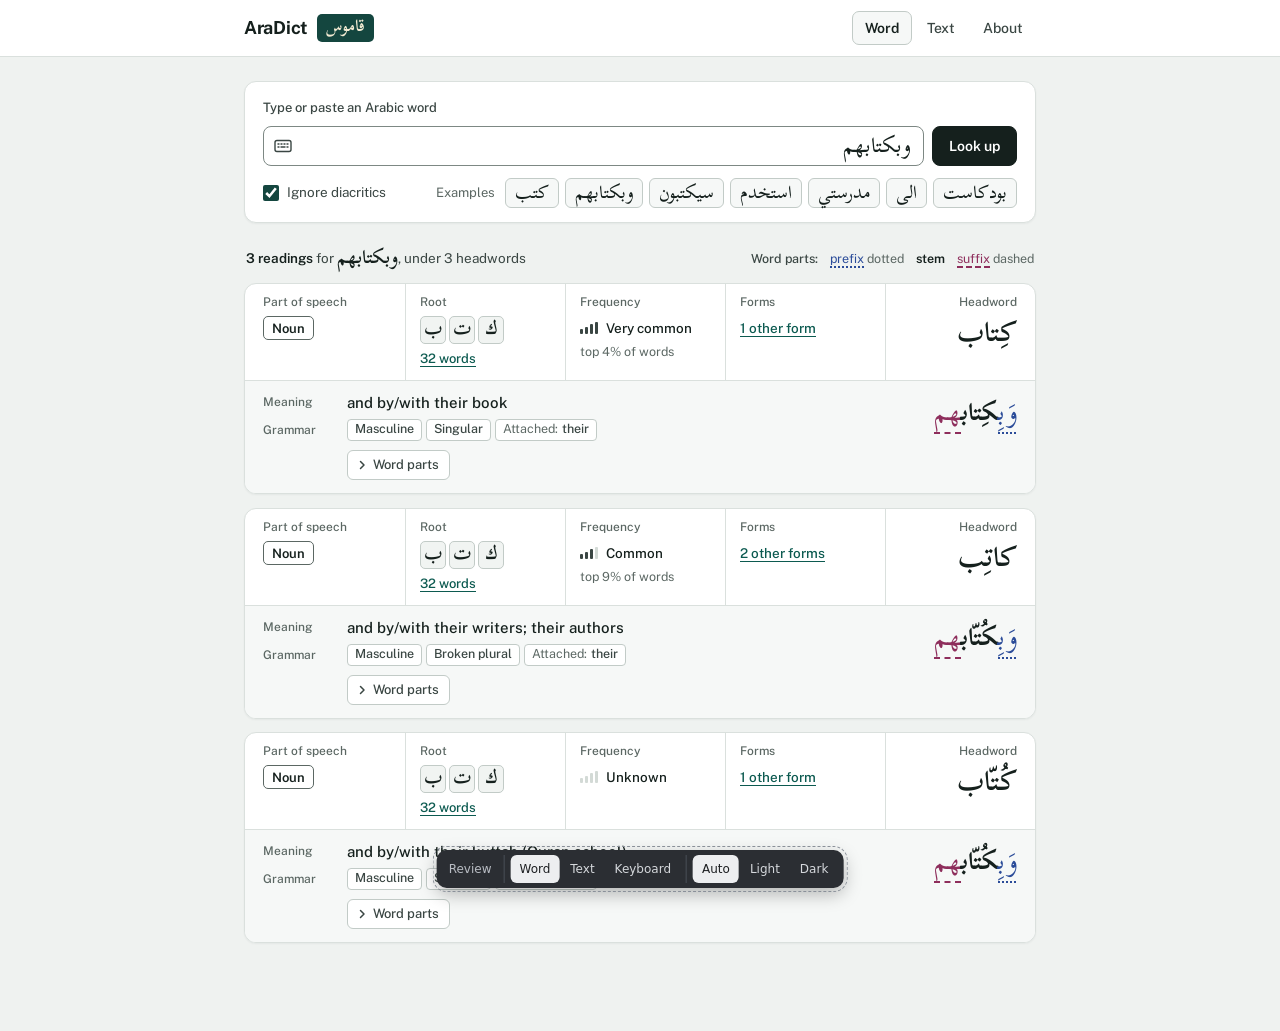
<file: prototypes/visual-identity/m2.html>
<!doctype html>
<html lang="en">
<head>
<meta charset="utf-8">
<meta name="viewport" content="width=device-width, initial-scale=1">
<title>AraDict</title>
<link rel="preconnect" href="https://fonts.googleapis.com">
<link rel="preconnect" href="https://fonts.gstatic.com" crossorigin>
<link rel="stylesheet" href="https://fonts.googleapis.com/css2?family=Public+Sans:wght@400..700&family=Scheherazade+New:wght@400;500;600;700&display=swap">
<style>
/* Letter Tray: N2's calm boxes, N1's labelled fields, N3's grammar tags.
   The root's letters sit as quiet tiles in the entry's own "Root" field. */
:root {
  color-scheme: light;
  --paper: #EFF2F0; --leaf: #FFFFFF; --tray: #F6F8F7; --tray-2: #E9EEEB; --tile: #F1F4F2;
  --ink: #15201D; --ink-2: #3A4643; --ink-3: #5B6763;
  --line: #DAE0DD; --line-2: #C2CBC7; --edge: #7D8884;
  --cloth: #14463F; --cloth-ink: #F1EAD2;
  --link: #0C5A50; --focus: #0D6D60;
  --pre: #2B4C99; --pre-bg: #EEF2FB; --suf: #8E2E5C; --suf-bg: #FBEFF5;
  --btn: #15201D; --btn-ink: #FFFFFF; --btn-hover: #2C3935;
  --hl-bg: #14463F; --hl-ink: #FFFFFF;
  --bar-off: #D3DAD6;
  --shadow: 0 1px 2px rgb(20 40 35 / .05);
  --pop-shadow: 0 18px 44px -14px rgb(16 40 34 / .32), 0 2px 8px rgb(16 40 34 / .10);
  --scrim: rgb(8 16 14 / .36);
  --f-ar: "Scheherazade New", "Noto Naskh Arabic", serif;
  --f-ui: "Public Sans", system-ui, sans-serif;
}
@media (prefers-color-scheme: dark) {
  :root:not([data-theme="light"]) {
    color-scheme: dark;
    --paper: #0E1513; --leaf: #151D1B; --tray: #1A2321; --tray-2: #232E2B; --tile: #1E2825;
    --ink: #E4EBE8; --ink-2: #BAC6C2; --ink-3: #95A29E;
    --line: #2A3532; --line-2: #3B4844; --edge: #717E7A;
    --cloth: #1D4C45; --cloth-ink: #EDE3C4;
    --link: #8BD0C0; --focus: #8AD3C2;
    --pre: #AFC0F5; --pre-bg: #1B2340; --suf: #F0A9C8; --suf-bg: #35202A;
    --btn: #E4EBE8; --btn-ink: #0E1513; --btn-hover: #C8D2CE;
    --hl-bg: #8BD0C0; --hl-ink: #0E1513;
    --bar-off: #34413D;
    --shadow: none;
    --pop-shadow: 0 18px 44px -10px rgb(0 0 0 / .6), 0 0 0 1px rgb(255 255 255 / .03);
    --scrim: rgb(0 0 0 / .5);
  }
}
:root[data-theme="dark"] {
  color-scheme: dark;
  --paper: #0E1513; --leaf: #151D1B; --tray: #1A2321; --tray-2: #232E2B; --tile: #1E2825;
  --ink: #E4EBE8; --ink-2: #BAC6C2; --ink-3: #95A29E;
  --line: #2A3532; --line-2: #3B4844; --edge: #717E7A;
  --cloth: #1D4C45; --cloth-ink: #EDE3C4;
  --link: #8BD0C0; --focus: #8AD3C2;
  --pre: #AFC0F5; --pre-bg: #1B2340; --suf: #F0A9C8; --suf-bg: #35202A;
  --btn: #E4EBE8; --btn-ink: #0E1513; --btn-hover: #C8D2CE;
  --hl-bg: #8BD0C0; --hl-ink: #0E1513;
  --bar-off: #34413D;
  --shadow: none;
  --pop-shadow: 0 18px 44px -10px rgb(0 0 0 / .6), 0 0 0 1px rgb(255 255 255 / .03);
  --scrim: rgb(0 0 0 / .5);
}

*, *::before, *::after { box-sizing: border-box; }
html { background: var(--paper); -webkit-text-size-adjust: 100%; }
body {
  margin: 0; min-height: 100vh; padding-bottom: 88px;
  background: var(--paper); color: var(--ink);
  font: 400 14px/1.5 var(--f-ui);
  -webkit-font-smoothing: antialiased;
}
[lang="ar"] { font-family: var(--f-ar); }
button, input, textarea { font: inherit; color: inherit; }
button { cursor: pointer; }
:focus-visible { outline: 2px solid var(--focus); outline-offset: 2px; }
.sr { position: absolute; width: 1px; height: 1px; overflow: hidden; clip-path: inset(50%); white-space: nowrap; }
[hidden] { display: none !important; }
p, h1, h2, h3, ul, ol, dl, dd { margin: 0; }
ul, ol { padding: 0; list-style: none; }
.wrap { max-width: 840px; margin: 0 auto; padding: 0 24px; }

/* Header */
.top { background: var(--leaf); border-bottom: 1px solid var(--line); }
.top .wrap { display: flex; align-items: center; justify-content: space-between; height: 56px; }
.brand { display: inline-flex; align-items: center; gap: 9px; color: var(--ink); text-decoration: none; border-radius: 6px; }
.brand-en { font: 700 18px/1 var(--f-ui); letter-spacing: -.015em; }
.stamp { font: 600 17px/1 var(--f-ar); color: var(--cloth-ink); background: var(--cloth); padding: 3px 9px 8px; border-radius: 5px; }
.nav { display: flex; gap: 2px; }
.nav a {
  display: inline-flex; align-items: center; height: 34px; padding: 0 12px;
  border: 1px solid transparent; border-radius: 7px;
  color: var(--ink-2); text-decoration: none; font-weight: 500;
}
.nav a:hover { color: var(--ink); background: var(--tray); }
.nav a[aria-current="page"] { color: var(--ink); border-color: var(--line-2); background: var(--tray); font-weight: 600; }

main.wrap { padding-top: 24px; }
.box { background: var(--leaf); border: 1px solid var(--line); border-radius: 12px; box-shadow: var(--shadow); }

/* Buttons and links */
.btn {
  display: inline-flex; align-items: center; justify-content: center; gap: 6px;
  height: 40px; padding: 0 16px; border-radius: 8px;
  border: 1px solid var(--edge); background: var(--leaf); color: var(--ink);
  font: 600 14px/1 var(--f-ui); white-space: nowrap;
}
.btn:hover { background: var(--tray); }
.btn.primary { background: var(--btn); border-color: var(--btn); color: var(--btn-ink); }
.btn.primary:hover { background: var(--btn-hover); border-color: var(--btn-hover); }
.btn.sm { height: 36px; padding: 0 13px; font-size: 13.5px; }
.link { color: var(--link); text-decoration: underline; text-decoration-thickness: 1px; text-underline-offset: 3px; }
.link:hover { text-decoration-thickness: 2px; }

/* Search */
.search { padding: 16px 18px 14px; }
.lbl { display: block; margin-bottom: 8px; font-size: 13px; font-weight: 500; color: var(--ink-2); }
.row { display: flex; gap: 8px; }
.field { position: relative; flex: 1; min-width: 0; }
.field input {
  width: 100%; height: 40px; padding: 0 12px 0 46px;
  border: 1px solid var(--edge); border-radius: 8px; background: var(--leaf);
  font: 500 21px/1.5 var(--f-ar);
}
.field input::placeholder { color: var(--ink-3); opacity: 1; }
.field input:focus-visible { outline-offset: 1px; border-color: var(--focus); }
.kb-btn {
  position: absolute; left: 4px; top: 4px; width: 32px; height: 32px;
  display: grid; place-items: center; padding: 0;
  border: 1px solid transparent; border-radius: 6px; background: transparent; color: var(--ink-2);
}
.kb-btn:hover { background: var(--tray-2); color: var(--ink); }
.kb-btn[aria-expanded="true"] { background: var(--tray-2); border-color: var(--line-2); color: var(--ink); }
.opts { display: flex; flex-wrap: wrap; align-items: center; justify-content: space-between; gap: 10px 20px; margin-top: 12px; }
.chk { display: inline-flex; align-items: center; gap: 8px; font-size: 13.5px; color: var(--ink-2); cursor: pointer; }
.chk input { width: 16px; height: 16px; margin: 0; accent-color: var(--cloth); }
.examples { display: flex; align-items: center; flex-wrap: wrap; gap: 6px; }
.examples > span { font-size: 13px; color: var(--ink-3); margin-right: 4px; }
.examples ul { display: contents; }
.chip {
  height: 30px; padding: 0 9px; border: 1px solid var(--line-2); border-radius: 6px;
  background: var(--tray); font: 500 18px/1 var(--f-ar);
}
.chip:hover { border-color: var(--edge); background: var(--tray-2); }

/* Keyboard */
.kbd { margin-top: 12px; padding: 10px; background: var(--tray); border: 1px solid var(--line); border-radius: 10px; }
.kr { display: flex; justify-content: center; gap: 5px; max-width: 620px; margin: 0 auto; }
.kr + .kr { margin-top: 5px; }
.key {
  flex: 0 1 calc((100% - 60px) / 13); min-width: 0; height: 40px; padding: 0 0 4px;
  display: grid; place-items: center;
  border: 1px solid var(--line-2); border-bottom: 2px solid var(--edge); border-radius: 6px;
  background: var(--leaf); color: var(--ink); font: 500 21px/1 var(--f-ar);
  touch-action: manipulation; user-select: none; -webkit-user-select: none;
}
.key:hover { background: var(--tray-2); }
.key:active { translate: 0 1px; border-bottom-width: 1px; }
.key.fn { padding: 0; font: 500 13px/1 var(--f-ui); color: var(--ink-2); }
.key.shift, .key.hide { flex-basis: calc((100% - 60px) / 13 * 2 + 5px); }
.key.del { flex-basis: calc((100% - 60px) / 13 * 1.5); font-size: 17px; }
.key.space { flex: 1 1 auto; }
.key.shift[aria-pressed="true"] { background: var(--btn); color: var(--btn-ink); border-color: var(--btn); }
.kbd-note { margin-top: 8px; text-align: center; font-size: 12px; color: var(--ink-3); }

/* Status and legend */
.status { display: flex; flex-wrap: wrap; align-items: baseline; justify-content: space-between; gap: 6px 16px; margin: 20px 2px 0; }
.status p:first-child { font-size: 13.5px; color: var(--ink-2); }
.status strong { color: var(--ink); font-weight: 600; }
.status [lang="ar"] { font-size: 19px; font-weight: 600; color: var(--ink); }
.legend { display: flex; flex-wrap: wrap; align-items: baseline; gap: 4px 12px; font-size: 12.5px; color: var(--ink-3); }
.legend b { font-weight: 500; color: var(--ink-2); }
.lg-pre { color: var(--pre); text-decoration: underline 2px dotted; text-underline-offset: 4px; }
.lg-stem { color: var(--ink); font-weight: 600; }
.lg-suf { color: var(--suf); text-decoration: underline 1.5px dashed; text-underline-offset: 4px; }

/* Entries */
.entries { margin-top: 12px; display: grid; gap: 14px; }
.entry { container: entry / inline-size; background: var(--leaf); border: 1px solid var(--line); border-radius: 12px; box-shadow: var(--shadow); }

/* Entry heading: a row of labelled fields, the headword closing it on the right */
.eh { display: grid; grid-template-columns: 1fr minmax(150px, auto); }
.fl { display: block; font-size: 12px; line-height: 16px; font-weight: 500; color: var(--ink-3); white-space: nowrap; }
.f-hw { grid-column: 2; grid-row: 1; padding: 10px 18px 6px 20px; border-left: 1px solid var(--line); text-align: right; }
.hw { font: 600 28px/1.5 var(--f-ar); color: var(--ink); margin-top: 1px; }
/* equal columns, so entries of the same kind line up */
.fields { grid-column: 1; grid-row: 1; display: grid; grid-auto-flow: column; grid-auto-columns: minmax(max-content, 1fr); }
.f { padding: 10px 14px 11px; }
.fields .f:first-child { padding-left: 18px; }
.f + .f { border-left: 1px solid var(--line); }
.f dd { margin-top: 6px; }
.sub { display: block; margin-top: 3px; font-size: 12.5px; color: var(--ink-3); }
.muted { color: var(--ink-3); }

.pos {
  display: inline-flex; align-items: center; height: 24px; padding: 0 8px;
  border: 1px solid var(--ink-3); border-radius: 5px;
  font: 600 13px/1 var(--f-ui); color: var(--ink); white-space: nowrap;
}
.pos.dim { border-style: dashed; font-weight: 500; color: var(--ink-2); }

/* Root: the letters as tiles in the entry's own palette; the count is the link */
.tiles { display: inline-flex; gap: 3px; vertical-align: top; }
.tile {
  display: grid; place-items: center; width: 26px; height: 28px; padding-bottom: 5px;
  border: 1px solid var(--line-2); border-radius: 5px; background: var(--tile);
  font: 600 19px/1 var(--f-ar); color: var(--ink);
}
.tile.unres { background: transparent; color: var(--ink-3); font-weight: 400; }
.f-root dd { display: flex; flex-direction: column; align-items: flex-start; gap: 5px; }
.f-root .link { font-size: 13px; font-weight: 500; }

.freq { display: flex; align-items: center; gap: 8px; height: 24px; font-size: 13.5px; font-weight: 500; white-space: nowrap; }
.bars { display: inline-flex; align-items: flex-end; gap: 2px; height: 12px; }
.bars i { width: 3px; border-radius: 1px; background: var(--bar-off); }
.bars i:nth-child(1) { height: 5px; } .bars i:nth-child(2) { height: 7.5px; }
.bars i:nth-child(3) { height: 10px; } .bars i:nth-child(4) { height: 12px; }
.bars i.on { background: var(--ink-2); }
.f-forms dd { display: flex; align-items: center; height: 24px; font-size: 13.5px; white-space: nowrap; }
.f-forms .link { font-weight: 500; }

/* Senses of the headword (only when several readings share it) */
.senses { display: grid; grid-template-columns: 84px 1fr; padding: 9px 18px 10px; border-top: 1px solid var(--line); }
.senses p { font-size: 14.5px; line-height: 1.45; color: var(--ink); }
.rl { font-size: 12px; font-weight: 500; color: var(--ink-3); line-height: 21px; white-space: nowrap; }

/* Readings of the typed word */
.readings { border-top: 1px solid var(--line); background: var(--tray); border-radius: 0 0 11px 11px; }
.rd {
  display: grid; grid-template-columns: 84px 1fr auto; column-gap: 0; row-gap: 6px;
  padding: 11px 18px 13px;
}
.rd + .rd { border-top: 1px solid var(--line); }
.rd .form { grid-column: 3; grid-row: 1 / span 3; padding-left: 20px; }
.rl-m { grid-column: 1; grid-row: 1; }
.gloss { grid-column: 2; grid-row: 1; font-size: 15px; line-height: 21px; font-weight: 500; color: var(--ink); min-width: 0; }
.rl-g { grid-column: 1; grid-row: 2; line-height: 22px; }
.gram { grid-column: 2; grid-row: 2; display: flex; flex-wrap: wrap; gap: 4px; min-width: 0; }
.rd .parts-btn { grid-column: 2; justify-self: start; margin-top: 3px; } /* auto row: moves up when there is no grammar */
.parts { grid-column: 1 / -1; grid-row: 4; display: grid; grid-template-columns: 84px 1fr; margin-top: 6px; }
.parts .rl { padding-top: 8px; }

.form { font: 500 25px/1.6 var(--f-ar); text-align: right; color: var(--ink); }
.m-prefix { color: var(--pre); text-decoration: underline 2px dotted; text-underline-offset: .5em; text-decoration-skip-ink: none; }
.m-stem { font-weight: 700; }
.m-suffix { color: var(--suf); text-decoration: underline 1.5px dashed; text-underline-offset: .5em; text-decoration-skip-ink: none; }

/* Grammar as small boxed tags */
.gram li {
  display: inline-flex; align-items: center; height: 22px; padding: 0 7px;
  border: 1px solid var(--line-2); border-radius: 4px; background: var(--leaf);
  font-size: 12.5px; font-weight: 500; color: var(--ink-2); white-space: nowrap;
}
.gram li .k { color: var(--ink-3); font-weight: 400; margin-right: .3em; }

.parts-btn {
  display: inline-flex; align-items: center; gap: 5px;
  height: 30px; padding: 0 10px 0 8px; border: 1px solid var(--line-2); border-radius: 6px;
  background: var(--leaf); color: var(--ink-2); font: 500 13px/1 var(--f-ui);
}
.parts-btn:hover { color: var(--ink); border-color: var(--edge); }
.parts-btn svg { transition: rotate .15s ease; }
.parts-btn[aria-expanded="true"] { color: var(--ink); border-color: var(--edge); }
.parts-btn[aria-expanded="true"] svg { rotate: 90deg; }

.pwrap { display: flex; flex-wrap: wrap; align-items: flex-end; gap: 8px 12px; }
.pl { display: flex; flex-wrap: wrap; gap: 6px; }
.pt {
  display: flex; flex-direction: column; align-items: center; min-width: 58px;
  padding: 5px 10px 7px; border-radius: 7px; background: var(--leaf); border: 1.5px solid var(--ink-3);
}
.pt-role { font: 500 12px/1.2 var(--f-ui); color: var(--ink-3); }
.pt-ar { font: 500 22px/1.7 var(--f-ar); color: var(--ink); }
.pt-en { max-width: 140px; font: 400 12.5px/1.3 var(--f-ui); color: var(--ink-2); text-align: center; }
.pt-prefix { border: 2px dotted var(--pre); background: var(--pre-bg); }
.pt-prefix .pt-ar, .pt-prefix .pt-role { color: var(--pre); }
.pt-stem .pt-ar { font-weight: 700; }
.pt-suffix { border: 1.5px dashed var(--suf); background: var(--suf-bg); }
.pt-suffix .pt-ar, .pt-suffix .pt-role { color: var(--suf); }
.p-note { display: inline-flex; align-items: center; gap: 5px; padding-bottom: 4px; font-size: 12px; color: var(--ink-3); }
@media (prefers-reduced-motion: no-preference) {
  .parts:not([hidden]) { animation: open .18s ease-out; }
  @keyframes open { from { opacity: 0; translate: 0 -3px; } }
}

/* Narrow entries: headword on top, fields as a two-column sheet */
@container entry (max-width: 680px) {
  .eh { grid-template-columns: 1fr; }
  .f-hw { grid-column: 1; grid-row: 1; display: flex; align-items: center; justify-content: space-between; gap: 12px; padding: 6px 14px 4px; border-left: 0; border-bottom: 1px solid var(--line); }
  .fields { grid-column: 1; grid-row: 2; grid-auto-flow: row; grid-template-columns: 1fr 1fr; gap: 1px; background: var(--line); }
  .f, .fields .f:first-child { padding: 8px 14px 9px; background: var(--leaf); }
  .f dd { margin-top: 4px; }
  .f-root dd { flex-direction: row; flex-wrap: wrap; align-items: center; gap: 4px 8px; }
  .f-root .tile { width: 24px; }
  .f + .f { border-left: 0; }
  .fields .f:last-child:nth-child(odd) { grid-column: 1 / -1; }
  .senses { grid-template-columns: 1fr; gap: 2px; padding: 9px 14px 10px; }
  .rd { grid-template-columns: 72px 1fr; padding: 8px 14px 12px; }
  .rd .form { grid-column: 1 / -1; grid-row: 1; padding-left: 0; }
  .rl-m, .gloss { grid-row: 2; }
  .rl-g, .gram { grid-row: 3; }
  .parts { grid-row: 5; grid-template-columns: 1fr; gap: 4px; }
  .parts .rl { padding-top: 0; }
}

/* No entry */
.none { margin-top: 12px; padding: 18px 20px 20px; }
.none h2 { font: 600 16px/1.5 var(--f-ui); }
.none h2 [lang="ar"] { font-size: 22px; font-weight: 600; }
.none p { margin-top: 4px; font-size: 14px; color: var(--ink-2); }
.none ul { margin-top: 10px; display: grid; gap: 6px; }
.none li { display: flex; gap: 10px; font-size: 14px; line-height: 1.5; }
.none li::before { content: ""; flex: none; width: 6px; height: 6px; margin-top: 8px; border: 1.5px solid var(--ink-3); border-radius: 2px; }
.none li [lang="ar"] { font-size: 19px; line-height: 1; }
.none .tip { margin-top: 12px; padding-top: 10px; border-top: 1px solid var(--line); font-size: 13px; color: var(--ink-3); }
.empty { margin-top: 12px; padding: 18px 20px; font-size: 14px; color: var(--ink-2); }

/* Text view */
.tx-in { padding: 16px 18px; }
textarea {
  display: block; width: 100%; min-height: 104px; resize: vertical; padding: 8px 12px;
  border: 1px solid var(--edge); border-radius: 8px; background: var(--leaf);
  font: 500 22px/1.8 var(--f-ar);
}
textarea:focus-visible { outline-offset: 1px; border-color: var(--focus); }
.tx-bar { display: flex; align-items: center; justify-content: space-between; gap: 12px; margin-top: 12px; }
.hint { font-size: 13px; color: var(--ink-3); }
.passage-box { margin-top: 16px; }
.pb-head { display: flex; flex-wrap: wrap; align-items: center; justify-content: space-between; gap: 8px 16px; padding: 11px 18px; border-bottom: 1px solid var(--line); }
.pb-head h2 { font: 600 14px/1.4 var(--f-ui); }
.pb-head h2 span { font-weight: 400; color: var(--ink-2); }
.key-legend { display: flex; gap: 14px; font-size: 12.5px; color: var(--ink-2); }
.key-legend span { display: inline-flex; align-items: center; gap: 6px; }
.key-legend i { width: 18px; height: 13px; border-radius: 3px; background: var(--tray); border: 1px solid var(--line-2); border-bottom: 2px solid var(--edge); }
.key-legend i.u { background: transparent; border: 1.5px dashed var(--edge); }
.passage { padding: 16px 20px 20px; font: 500 26px/2.3 var(--f-ar); text-align: right; color: var(--ink); }
.w {
  margin: 0; padding: 0 6px; font: inherit; line-height: 1.55; color: inherit;
  background: var(--tray); border: 1px solid var(--line-2); border-bottom: 2px solid var(--edge); border-radius: 6px;
}
.w:hover { background: var(--tray-2); }
.w.unknown { background: transparent; border: 1.5px dashed var(--edge); color: var(--ink-2); }
.w.is-open, .w.is-open:hover { background: var(--hl-bg); border-color: var(--hl-bg); color: var(--hl-ink); }

/* Word panel (native popover) */
#wp {
  position: fixed; inset: auto; left: var(--x, 16px); top: var(--y, 16px); margin: 0; padding: 0;
  width: min(420px, calc(100vw - 32px)); max-height: min(72vh, 620px);
  border: 1px solid var(--line-2); border-radius: 12px; background: var(--leaf); color: var(--ink);
  box-shadow: var(--pop-shadow); overflow: hidden;
  opacity: 0; translate: 0 4px;
  transition: opacity .16s ease, translate .16s ease, display .16s allow-discrete, overlay .16s allow-discrete;
}
#wp:popover-open { display: flex; flex-direction: column; opacity: 1; translate: 0 0; }
@starting-style { #wp:popover-open { opacity: 0; translate: 0 4px; } }
#wp::backdrop { background: transparent; }
.wp-head { display: flex; align-items: center; justify-content: space-between; gap: 12px; padding: 8px 18px; border-bottom: 1px solid var(--line); }
.wp-head h2 { font: 600 27px/1.55 var(--f-ar); order: 2; }
.wp-head p { font-size: 13px; color: var(--ink-2); }
.wp-body { overflow: auto; overscroll-behavior: contain; flex: 1; }
.wg + .wg { border-top: 1px solid var(--line); }
.wg-h { display: flex; align-items: flex-start; justify-content: space-between; gap: 12px; padding: 10px 18px 8px; }
.wg-h .hw { font-size: 24px; line-height: 1.5; order: 2; }
.mini { display: flex; gap: 16px; }
.mini dd { margin-top: 4px; }
.mini .pos { height: 22px; font-size: 12.5px; }
.mini .tile { width: 22px; height: 24px; font-size: 16px; padding-bottom: 4px; border-radius: 4px; }
.wg ul.wf { background: var(--tray); border-top: 1px solid var(--line); }
.wf > li { display: grid; grid-template-columns: 1fr auto; column-gap: 16px; padding: 8px 18px 10px; }
.wf > li + li { border-top: 1px solid var(--line); }
.wf .form { grid-column: 2; grid-row: 1 / span 2; font-size: 21px; }
.wf .gloss { grid-column: 1; grid-row: 1; font-size: 14px; line-height: 20px; }
.wf .gram { grid-column: 1; grid-row: 2; margin-top: 5px; }
.wp-none { padding: 16px 18px 18px; font-size: 14px; line-height: 1.55; color: var(--ink-2); }
.wp-none strong { display: block; margin-bottom: 4px; font-weight: 600; color: var(--ink); }
.wp-foot { display: flex; justify-content: flex-end; gap: 8px; padding: 10px 18px; border-top: 1px solid var(--line); background: var(--leaf); }

/* About */
.about { padding: 20px 24px 22px; }
.about h1 { font: 600 18px/1.3 var(--f-ui); margin-bottom: 8px; }
.about p { font-size: 14.5px; line-height: 1.6; color: var(--ink-2); max-width: 64ch; }
.about p + p { margin-top: 10px; }

/* Toast */
.toast {
  position: fixed; left: 50%; bottom: 72px; translate: -50% 8px; z-index: 40;
  max-width: calc(100vw - 32px); padding: 10px 14px; border-radius: 8px;
  background: var(--btn); color: var(--btn-ink); font-size: 13.5px;
  opacity: 0; pointer-events: none; transition: opacity .18s, translate .18s;
}
.toast.on { opacity: 1; translate: -50% 0; }
.toast [lang="ar"] { font-size: 17px; }

/* Phone */
@media (max-width: 640px) {
  .wrap { padding: 0 16px; }
  .top .wrap { height: 54px; }
  .nav a { height: 40px; padding: 0 10px; }
  main.wrap { padding-top: 16px; }
  .search { padding: 14px 14px 12px; }
  .field input, .btn { height: 44px; }
  .kb-btn { width: 36px; height: 36px; }
  .btn.sm { height: 40px; }
  .chip { height: 34px; }
  .kbd { margin-left: -8px; margin-right: -8px; padding: 8px 6px; }
  .kr { gap: 3px; }
  .kr + .kr { margin-top: 6px; }
  .key { flex-basis: calc((100% - 36px) / 13); height: 44px; font-size: 19px; border-radius: 5px; }
  .key.shift, .key.hide { flex-basis: calc((100% - 36px) / 13 * 2.4); }
  .key.del { flex-basis: calc((100% - 36px) / 13 * 1.8); }
  .status { margin-top: 16px; }
  .hw { font-size: 26px; }
  .form { font-size: 23px; }
  .parts-btn { height: 36px; }
  .passage { padding: 12px 14px 16px; font-size: 24px; }
  .tx-in { padding: 14px; }
  textarea { min-height: 92px; font-size: 21px; }
  .tx-bar .hint { font-size: 12.5px; }
  body:has(#wp:popover-open) { padding-bottom: 66dvh; }
  #wp {
    left: 0; right: 0; top: auto; bottom: 0; width: 100%; max-height: 62dvh;
    border-radius: 16px 16px 0 0; border-bottom: 0; translate: 0 24px;
  }
  #wp:popover-open { translate: 0 0; }
  @starting-style { #wp:popover-open { translate: 0 24px; } }
  #wp::backdrop { background: var(--scrim); }
  .wp-head, .wg-h { padding-left: 16px; padding-right: 16px; }
  .wf > li { padding-left: 16px; padding-right: 16px; }
  .wp-foot { padding: 10px 16px max(10px, env(safe-area-inset-bottom)); }
  .wp-foot .btn { flex: 1; }
}
@media (prefers-reduced-motion: reduce) {
  *, *::before, *::after { transition: none !important; animation: none !important; }
}

/* Review control: not part of the design */
.review {
  position: fixed; left: 50%; bottom: 12px; translate: -50% 0; z-index: 60;
  display: flex; align-items: center; gap: 6px; padding: 5px 6px;
  background: #2B2E33; color: #EDEEF0; border-radius: 10px;
  font: 500 12px/1 system-ui, sans-serif; box-shadow: 0 6px 18px rgb(0 0 0 / .28);
  outline: 1px dashed #8A9099; outline-offset: 3px;
}
.review .rv-t { padding: 0 6px; color: #B9BDC4; }
.review [role="group"] { display: flex; gap: 2px; padding-left: 6px; border-left: 1px solid #4A4F57; }
.review button { height: 28px; padding: 0 9px; border: 0; border-radius: 6px; background: transparent; color: #D5D8DC; font: inherit; }
.review button:hover { background: #3A3E44; }
.review button[aria-pressed="true"] { background: #EDEEF0; color: #1C1E21; }
.review :focus-visible { outline: 2px solid #9CC9FF; outline-offset: 1px; }
@media (max-width: 640px) {
  .review { bottom: 8px; gap: 2px; }
  .review .rv-t { display: none; }
  .review [role="group"]:first-of-type { border-left: 0; padding-left: 0; }
  .review button { padding: 0 7px; }
}
</style>
</head>
<body>
<header class="top">
  <div class="wrap">
    <a class="brand" href="#word" aria-label="AraDict, قاموس, home">
      <span class="brand-en">AraDict</span>
      <span class="stamp" lang="ar" dir="rtl">قاموس</span>
    </a>
    <nav aria-label="Main">
      <ul class="nav">
        <li><a href="#word" data-view="word">Word</a></li>
        <li><a href="#text" data-view="text">Text</a></li>
        <li><a href="#about" data-view="about">About</a></li>
      </ul>
    </nav>
  </div>
</header>

<main class="wrap">
  <section id="v-word" aria-labelledby="wv-h">
    <h1 id="wv-h" class="sr">Word lookup</h1>
    <form class="box search" id="sf" role="search">
      <label class="lbl" for="q">Type or paste an Arabic word</label>
      <div class="row">
        <div class="field">
          <input id="q" name="q" type="text" lang="ar" dir="rtl" autocomplete="off" autocapitalize="off" spellcheck="false" enterkeyhint="search" placeholder="كلمة">
          <button type="button" class="kb-btn" id="kbBtn" aria-label="Arabic keyboard" aria-expanded="false" aria-controls="kbd">
            <svg width="20" height="20" viewBox="0 0 20 20" fill="none" stroke="currentColor" stroke-width="1.4" aria-hidden="true"><rect x="2" y="4.5" width="16" height="11" rx="2"/><path d="M5 8h1M8 8h1M11 8h1M14 8h1M5 11h1M14 11h1M8 11h4" stroke-linecap="round"/></svg>
          </button>
        </div>
        <button class="btn primary" type="submit">Look up</button>
      </div>
      <div class="kbd" id="kbd" role="group" aria-label="Arabic keyboard" hidden></div>
      <div class="opts">
        <label class="chk"><input type="checkbox" id="ign" checked> Ignore diacritics</label>
        <div class="examples">
          <span id="exl">Examples</span>
          <ul aria-labelledby="exl" id="ex"></ul>
        </div>
      </div>
    </form>
    <div class="status">
      <p id="status" role="status"></p>
      <p class="legend" id="legend"><b>Word parts:</b><span><span class="lg-pre">prefix</span> dotted</span><span class="lg-stem">stem</span><span><span class="lg-suf">suffix</span> dashed</span></p>
    </div>
    <div id="results"></div>
  </section>

  <section id="v-text" aria-labelledby="tv-h" hidden>
    <h1 id="tv-h" class="sr">Text analysis</h1>
    <form class="box tx-in" id="tf">
      <label class="lbl" for="ta">Paste an Arabic passage</label>
      <textarea id="ta" lang="ar" dir="rtl" rows="3" spellcheck="false">كتب الطالب رسالة إلى مدرستي عن بودكاست.</textarea>
      <div class="tx-bar">
        <p class="hint">Every word becomes a button you can open.</p>
        <button class="btn primary" type="submit">Analyze text</button>
      </div>
    </form>
    <section class="box passage-box" aria-labelledby="pb-h">
      <div class="pb-head">
        <h2 id="pb-h">Passage<span id="pb-n"></span></h2>
        <p class="key-legend"><span><i></i>has readings</span><span><i class="u"></i>no entry</span></p>
      </div>
      <p class="passage" id="passage" lang="ar" dir="rtl"></p>
    </section>
  </section>

  <section id="v-about" hidden>
    <div class="box about">
      <h1>About AraDict</h1>
      <p>AraDict is an Arabic–English dictionary for Modern Standard Arabic. Paste a word exactly as you found it, with or without vowel marks and with its attached prefixes and suffixes, and see every way it can be read.</p>
      <p>Readings are grouped under their dictionary headword, most common first. Each headword shows its part of speech, its root and how often it appears in news and other texts.</p>
    </div>
  </section>
</main>

<div id="wp" popover role="dialog" aria-labelledby="wp-h"></div>
<div class="toast" id="toast" role="status" aria-live="polite"></div>

<div class="review" role="region" aria-label="Review controls (not part of the design)">
  <span class="rv-t">Review</span>
  <div role="group" aria-label="Screen">
    <button type="button" data-screen="word">Word</button>
    <button type="button" data-screen="text">Text</button>
    <button type="button" data-screen="kbd">Keyboard</button>
  </div>
  <div role="group" aria-label="Theme">
    <button type="button" data-theme="auto">Auto</button>
    <button type="button" data-theme="light">Light</button>
    <button type="button" data-theme="dark">Dark</button>
  </div>
</div>

<script src="data.js"></script>
<script>
const $ = (s, r = document) => r.querySelector(s);
const $$ = (s, r = document) => [...r.querySelectorAll(s)];
const esc = s => String(s ?? '').replace(/[&<>"]/g, c => ({ '&': '&amp;', '<': '&lt;', '>': '&gt;', '"': '&quot;' })[c]);
const MARKS = /[ً-ْٰـ]/g;
const bare = s => s.replace(MARKS, '').trim();
const POS = { noun: 'Noun', verb: 'Verb', adj: 'Adjective', prep: 'Preposition', noun_prop: 'Proper noun' };
const ROLE = { prefix: 'Prefix', stem: 'Stem', suffix: 'Suffix' };
const cap = s => s.charAt(0).toUpperCase() + s.slice(1);
const senses = s => (s || '').split(';').map(x => x.replace(/_/g, ' ').trim()).filter(Boolean);
const plural = (n, w) => `${n} ${w}${n === 1 ? '' : 's'}`;
const ar = t => `<span lang="ar" dir="rtl">${esc(t)}</span>`;
const CHEV = '<svg width="12" height="12" viewBox="0 0 12 12" aria-hidden="true"><path d="M4.5 2.5 8 6l-3.5 3.5" fill="none" stroke="currentColor" stroke-width="1.5" stroke-linecap="round" stroke-linejoin="round"/></svg>';

// ponytail: frequency bands are a presentation choice; move them to the API if it starts returning bands.
function freq(p) {
  if (p == null) return { n: 0, label: 'Unknown', pct: '' };
  const [n, label] = p <= 5 ? [4, 'Very common'] : p <= 15 ? [3, 'Common'] : p <= 35 ? [2, 'Less common'] : [1, 'Rare'];
  return { n, label, pct: n > 1 ? `top ${Math.max(1, Math.round(p))}% of words` : '' };
}
const rootLetters = r => r ? r.split('.').map(c => c === '#' ? '◌' : c) : null;
const tilesHTML = letters => `<span class="tiles" lang="ar" dir="rtl" aria-hidden="true">${letters.map(c => `<span class="tile${c === '◌' ? ' unres' : ''}">${esc(c)}</span>`).join('')}</span><span class="sr">${letters.map(c => c === '◌' ? 'unresolved' : c).join(' ')}</span>`;

function group(readings) {
  const m = new Map();
  for (const r of readings) {
    const k = r.lemma + '|' + r.pos;
    if (!m.has(k)) m.set(k, []);
    m.get(k).push(r);
  }
  return [...m.values()];
}

// The headword's own senses: those of its active readings (passives only describe the form).
function lemmaSenses(rs) {
  const act = rs.filter(r => !r.grammar.includes('passive'));
  return [...new Set((act.length ? act : rs).flatMap(r => senses(r.stemgloss)))].join('; ');
}

// Grammar tags: everything after the part of speech, plus attached pronouns.
function gramTags(r) {
  const tags = r.grammar.slice(1).map(cap);
  for (const s of r.segments.suffix) if (/PRON/.test(s.tag) && s.label) tags.push('Attached: ' + s.label);
  return tags;
}
function gramHTML(r, cls = 'gram') {
  const t = gramTags(r);
  return t.length ? `<ul class="${cls}" aria-label="Grammar">${t.map(x => {
    const i = x.indexOf(': ');
    return `<li>${i > 0 ? `<span class="k">${esc(x.slice(0, i))}:</span>${esc(x.slice(i + 2))}` : esc(x)}</li>`;
  }).join('')}</ul>` : '';
}

function formHTML(r) {
  const s = r.segments;
  const all = [...s.prefix, ...s.stem, ...s.suffix].map(p => p.text).join('');
  if (all !== r.form) return esc(r.form);
  return ['prefix', 'stem', 'suffix'].map(k => {
    const t = s[k].map(p => p.text).join('');
    return t ? `<span class="m-${k}">${esc(t)}</span>` : '';
  }).join('');
}

// Dictionary notation for parts: a tatweel shows where an affix joins its neighbour.
const NOJOIN = new Set([...'اأإآٱدذرزوؤةء']);
function joins(t) {
  const c = t.replace(MARKS, '').slice(-1);
  return !!c && /[ئ-ي]/.test(c) && !NOJOIN.has(c);
}
function partsHTML(r) {
  const seq = ['prefix', 'stem', 'suffix'].flatMap(k => r.segments[k].map(p => [k, p]));
  return `<div class="pwrap"><ol class="pl" lang="ar" dir="rtl" aria-label="Word parts, right to left">${seq.map(([k, p], i) => {
    let t = p.text;
    if (k === 'prefix' && seq[i + 1] && joins(t)) t += 'ـ';
    if (k === 'suffix') {
      if (seq[i - 1] && joins(seq[i - 1][1].text)) t = 'ـ' + t;
      else if (/^[ً-ْٰ]/.test(t)) t = '◌' + t;
    }
    const label = p.label || (k === 'stem' ? senses(r.stemgloss).slice(0, 2).join(', ') : '');
    return `<li class="pt pt-${k}"><span class="pt-role" lang="en" dir="ltr">${ROLE[k]}</span><span class="pt-ar">${esc(t)}</span><span class="pt-en" lang="en" dir="ltr">${esc(label)}</span></li>`;
  }).join('')}</ol><span class="p-note"><svg width="14" height="10" viewBox="0 0 14 10" fill="none" stroke="currentColor" stroke-width="1.4" stroke-linecap="round" stroke-linejoin="round" aria-hidden="true"><path d="M13 5H1.5M5 1.5 1.5 5 5 8.5"/></svg>Read right to left</span></div>`;
}

function readingHTML(r, id) {
  return `<li class="rd">
    <p class="form" lang="ar" dir="rtl">${formHTML(r)}</p>
    <span class="rl rl-m" aria-hidden="true">Meaning</span>
    <p class="gloss">${esc(r.gloss)}</p>
    ${gramTags(r).length ? `<span class="rl rl-g" aria-hidden="true">Grammar</span>${gramHTML(r)}` : ''}
    <button type="button" class="parts-btn" aria-expanded="false" aria-controls="pt-${id}">${CHEV}Word parts<span class="sr"> of ${esc(r.form)}</span></button>
    <div class="parts" id="pt-${id}" hidden><span class="rl" aria-hidden="true">Parts</span>${partsHTML(r)}</div>
  </li>`;
}

function entryHTML(rs, n) {
  const r = rs[0], f = freq(r.freq_top_pct), root = rootLetters(r.root);
  const meaning = rs.length > 1 ? lemmaSenses(rs) : '';
  const fld = (cls, label, body) => `<div class="f ${cls}"><dt class="fl">${label}</dt><dd>${body}</dd></div>`;
  const measure = r.pos !== 'verb' ? '' : fld('f-measure', 'Measure',
    r.measure ? `<span class="pos">Form ${esc(r.measure)}</span>` : `<span class="pos dim">Unavailable</span>`);
  const rootF = fld('f-root', 'Root', root
    ? `${tilesHTML(root)}<a class="link" href="#root" data-root="${esc(root.join(' '))}" data-count="${r.root_family_count}">${plural(r.root_family_count, 'word')}<span class="sr"> from this root</span></a>`
    : '<span class="muted">Unknown</span>');
  const freqF = fld('f-freq', 'Frequency',
    `<span class="freq"><span class="bars" aria-hidden="true">${[1, 2, 3, 4].map(i => `<i${i <= f.n ? ' class="on"' : ''}></i>`).join('')}</span>${f.label}</span>${f.pct ? `<span class="sub">${f.pct}</span>` : ''}`);
  const formsF = fld('f-forms', 'Forms', r.related_count
    ? `<a class="link" href="#forms" data-forms="${esc(r.lemma)}" data-count="${r.related_count}">${plural(r.related_count, 'other form')}</a>`
    : '<span class="muted">Only this form</span>');
  return `<li class="entry" aria-labelledby="hw-${n}">
    <div class="eh">
      <div class="f-hw"><span class="fl" aria-hidden="true">Headword</span><h2 class="hw" id="hw-${n}" lang="ar" dir="rtl">${esc(r.lemma)}</h2></div>
      <dl class="fields">
        ${fld('f-pos', 'Part of speech', `<span class="pos">${esc(POS[r.pos] || cap(r.pos.replace(/_/g, ' ')))}</span>`)}
        ${measure}${rootF}${freqF}${formsF}
      </dl>
    </div>
    ${meaning ? `<div class="senses"><span class="rl">Senses</span><p>${esc(meaning)}</p></div>` : ''}
    <ul class="readings" aria-label="${plural(rs.length, 'reading')} under ${esc(r.lemma)}">${rs.map((x, i) => readingHTML(x, `${n}-${i}`)).join('')}</ul>
  </li>`;
}

function noneHTML(w) {
  return `<div class="box none">
    <h2>No entry for ${ar(w)}</h2>
    <p>The dictionary has no reading for this word. Try one of these:</p>
    <ul>
      <li><span>Check the spelling.</span></li>
      <li><span>Type it without vowel marks.</span></li>
      <li><span>Remove attached parts, such as ${ar('و')}, ${ar('ب')} or ${ar('ال')} at the start, or ${ar('ها')}, ${ar('هم')} at the end.</span></li>
    </ul>
    <p class="tip">Recent loanwords are often missing from the dictionary.</p>
  </div>`;
}

// Word view
const q = $('#q'), results = $('#results'), status = $('#status');
function lookup(w) {
  w = w.trim();
  q.value = w;
  const d = window.DATA[bare(w)];
  if (!w) {
    status.textContent = '';
    $('#legend').hidden = true;
    results.innerHTML = '<div class="box empty">Type or paste an Arabic word above, or pick one of the examples.</div>';
    return;
  }
  if (!d || !d.readings.length) {
    status.innerHTML = `<strong>No readings</strong> for ${ar(w)}`;
    $('#legend').hidden = true;
    results.innerHTML = noneHTML(w);
    return;
  }
  const g = group(d.readings);
  $('#legend').hidden = false;
  status.innerHTML = `<strong>${plural(d.readings.length, 'reading')}</strong> for ${ar(w)}, under ${plural(g.length, 'headword')}`;
  results.innerHTML = `<ol class="entries">${g.map(entryHTML).join('')}</ol>`;
}
$('#sf').addEventListener('submit', e => { e.preventDefault(); lookup(q.value); });
$('#ex').innerHTML = ['كتب', 'وبكتابهم', 'سيكتبون', 'استخدم', 'مدرستي', 'الى', 'بودكاست']
  .map(w => `<li><button type="button" class="chip" lang="ar" dir="rtl">${w}</button></li>`).join('');
$('#ex').addEventListener('click', e => { const b = e.target.closest('.chip'); if (b) lookup(b.textContent); });

results.addEventListener('click', e => {
  const pb = e.target.closest('.parts-btn');
  if (pb) {
    const open = pb.getAttribute('aria-expanded') !== 'true';
    pb.setAttribute('aria-expanded', open);
    $('#' + pb.getAttribute('aria-controls')).hidden = !open;
    return;
  }
  const a = e.target.closest('a');
  if (!a) return;
  e.preventDefault();
  if (a.dataset.root) toast(`The ${a.dataset.count} words from the root ${ar(a.dataset.root)} open here.`);
  if (a.dataset.forms) toast(`All forms of ${ar(a.dataset.forms)} open here.`);
});

let toastT;
function toast(html) {
  const t = $('#toast');
  t.innerHTML = html;
  t.classList.add('on');
  clearTimeout(toastT);
  toastT = setTimeout(() => t.classList.remove('on'), 3200);
}

// On-screen keyboard (Arabic 101 rows, physical left-to-right order)
const ROWS = [
  [['ذ','dhal'],['ض','ḍad'],['ص','ṣad'],['ث','tha'],['ق','qaf'],['ف','fa'],['غ','ghayn'],['ع','ʿayn'],['ه','ha'],['خ','kha'],['ح','ḥa'],['ج','jim'],['د','dal']],
  [['ش','shin'],['س','sin'],['ي','ya'],['ب','ba'],['ل','lam'],['ا','alif'],['ت','ta'],['ن','nun'],['م','mim'],['ك','kaf'],['ط','ṭa']],
  [['ئ','ya with hamza above'],['ء','hamza'],['ؤ','waw with hamza above'],['ر','ra'],['لا','lam alif'],['ى','alif maqsura'],['ة','ta marbuta'],['و','waw'],['ز','zay'],['ظ','ẓa']],
];
const SHIFT = [
  [['ّ','shadda'],['َ','fatha'],['ً','fathatan'],['ُ','damma'],['ٌ','dammatan'],['ِ','kasra'],['ٍ','kasratan'],['ْ','sukun']],
  [['أ','alif with hamza above'],['إ','alif with hamza below'],['آ','alif with madda'],['لأ','lam alif with hamza above'],['لإ','lam alif with hamza below'],['لآ','lam alif with madda'],['ـ','tatweel']],
  [['،','Arabic comma'],['؛','Arabic semicolon'],['؟','Arabic question mark']],
];
const kbd = $('#kbd'), kbBtn = $('#kbBtn');
let shifted = false;
function drawKbd() {
  const rows = shifted ? SHIFT : ROWS;
  kbd.innerHTML = rows.map(row => `<div class="kr">${row.map(([c, n]) =>
    `<button type="button" class="key" data-c="${c}" aria-label="${n}"><span lang="ar">${/^[ً-ْ]$/.test(c) ? '◌' + c : c}</span></button>`).join('')}</div>`).join('') +
    `<div class="kr">
      <button type="button" class="key fn shift" data-fn="shift" aria-pressed="${shifted}">Shift</button>
      <button type="button" class="key fn space" data-fn="space" aria-label="Space">Space</button>
      <button type="button" class="key fn del" data-fn="del" aria-label="Delete">⌫</button>
      <button type="button" class="key fn hide" data-fn="hide">Hide</button>
    </div>
    <p class="kbd-note">${shifted ? 'Vowel marks, hamza seats and punctuation, for one key' : 'Shift for vowel marks, hamza seats and punctuation'}</p>`;
}
function setKbd(open) {
  kbd.hidden = !open;
  kbBtn.setAttribute('aria-expanded', open);
  if (open) { q.setAttribute('inputmode', 'none'); drawKbd(); }
  else { q.removeAttribute('inputmode'); shifted = false; }
  q.focus();
}
kbBtn.addEventListener('click', () => setKbd(kbd.hidden));
kbd.addEventListener('pointerdown', e => { if (e.target.closest('.key')) e.preventDefault(); }); // keep the caret in the field
kbd.addEventListener('click', e => {
  const k = e.target.closest('.key');
  if (!k) return;
  const fn = k.dataset.fn;
  if (fn === 'hide') return setKbd(false);
  if (fn === 'shift') { shifted = !shifted; drawKbd(); return refocusKey('shift'); }
  let s = q.selectionStart ?? q.value.length, en = q.selectionEnd ?? s;
  if (fn === 'del') {
    if (s === en && s > 0) s -= 1;
    q.setRangeText('', s, en, 'end');
  } else {
    q.setRangeText(fn === 'space' ? ' ' : k.dataset.c, s, en, 'end');
    if (shifted && !fn) { shifted = false; drawKbd(); }
  }
  q.dispatchEvent(new Event('input', { bubbles: true }));
  if (!kbd.contains(document.activeElement)) q.focus();
});
function refocusKey(fn) { if (kbd.contains(document.activeElement) || document.activeElement === document.body) $(`.key[data-fn="${fn}"]`, kbd)?.focus(); }

// Text view
const passage = $('#passage'), wp = $('#wp');
let cur = null;
function analyze(text) {
  const re = /[ء-ْٰٱ]+/g;
  let out = '', last = 0, m, n = 0;
  while ((m = re.exec(text))) {
    out += esc(text.slice(last, m.index));
    const w = m[0], d = window.DATA[bare(w)], known = d && d.readings.length;
    out += `<button type="button" class="w${known ? '' : ' unknown'}" popovertarget="wp" data-w="${esc(w)}">${esc(w)}${known ? '' : '<span class="sr" lang="en"> (no entry)</span>'}</button>`;
    last = re.lastIndex; n++;
  }
  passage.innerHTML = out + esc(text.slice(last));
  $('#pb-n').textContent = `, ${plural(n, 'word')}`;
}
$('#tf').addEventListener('submit', e => { e.preventDefault(); analyze($('#ta').value); });

function panelHTML(w) {
  const d = window.DATA[bare(w)], rs = d ? d.readings : [];
  const body = rs.length ? group(rs).map(g => {
    const r = g[0], root = rootLetters(r.root);
    return `<section class="wg" aria-label="${esc(r.lemma)}">
      <div class="wg-h">
        <h3 class="hw" lang="ar" dir="rtl">${esc(r.lemma)}</h3>
        <dl class="mini">
          <div><dt class="fl">Part of speech</dt><dd><span class="pos">${esc(POS[r.pos] || r.pos)}</span></dd></div>
          ${root ? `<div><dt class="fl">Root</dt><dd>${tilesHTML(root)}</dd></div>` : ''}
        </dl>
      </div>
      <ul class="wf">${g.map(x => `<li><p class="form" lang="ar" dir="rtl">${formHTML(x)}</p><p class="gloss">${esc(x.gloss)}</p>${gramHTML(x)}</li>`).join('')}</ul>
    </section>`;
  }).join('') : `<div class="wp-none"><strong>No entry</strong>This word is not in the dictionary. Recent loanwords are often missing; try it without attached parts.</div>`;
  return `<div class="wp-head"><h2 id="wp-h" lang="ar" dir="rtl">${esc(w)}</h2><p>${rs.length ? plural(rs.length, 'reading') : 'No entry'}</p></div>
    <div class="wp-body">${body}</div>
    <div class="wp-foot">
      ${rs.length ? `<button type="button" class="btn sm" data-open="${esc(w)}">Open in Word lookup</button>` : ''}
      <button type="button" class="btn sm primary" popovertarget="wp" popovertargetaction="hide">Close</button>
    </div>`;
}
function setWord(b) {
  cur?.classList.remove('is-open');
  cur = b;
  b.classList.add('is-open');
  wp.innerHTML = panelHTML(b.dataset.w);
}
passage.addEventListener('click', e => {
  const b = e.target.closest('.w');
  if (!b) return;
  const open = wp.matches(':popover-open');
  if (open && b !== cur) { e.preventDefault(); setWord(b); place(); } // switch words without closing
  else if (!open) setWord(b);
});
wp.addEventListener('toggle', e => {
  if (e.newState === 'open') {
    place();
    if (narrow.matches) { // keep the tapped word visible above the sheet
      const r = cur.getBoundingClientRect(), top = innerHeight - wp.offsetHeight - 20;
      if (r.bottom > top) scrollBy({ top: r.bottom - top, behavior: 'instant' });
    }
  } else { cur?.classList.remove('is-open'); cur = null; }
});
wp.addEventListener('click', e => {
  const o = e.target.closest('[data-open]');
  if (!o) return;
  wp.hidePopover();
  location.hash = '#word';
  lookup(o.dataset.open);
});
const narrow = matchMedia('(max-width: 640px)');
function place() {
  if (!cur || !wp.matches(':popover-open')) return;
  wp.style.removeProperty('max-height');
  if (narrow.matches) return; // bottom sheet, placed by CSS
  const r = cur.getBoundingClientRect(), pw = wp.offsetWidth, ph = wp.offsetHeight, m = 12, gap = 8;
  // Prefer below the word; shrink (the body scrolls) rather than cover the text above.
  const below = innerHeight - r.bottom - gap - m, above = r.top - gap - m;
  const down = ph <= below || below >= 300 || below >= above;
  const h = Math.min(ph, down ? below : above);
  wp.style.maxHeight = h + 'px';
  wp.style.setProperty('--x', Math.max(m, Math.min(r.right - pw, innerWidth - pw - m)) + 'px');
  wp.style.setProperty('--y', (down ? r.bottom + gap : r.top - gap - h) + 'px');
}
addEventListener('resize', place);
addEventListener('scroll', place, { passive: true });

// Views
function show(view) {
  if (!['word', 'text', 'about'].includes(view)) view = 'word';
  for (const v of ['word', 'text', 'about']) $('#v-' + v).hidden = v !== view;
  $$('.nav a').forEach(a => a.dataset.view === view ? a.setAttribute('aria-current', 'page') : a.removeAttribute('aria-current'));
  if (view !== 'text' && wp.matches(':popover-open')) wp.hidePopover();
  markReview();
}
addEventListener('hashchange', () => show(location.hash.slice(1)));

// Review control (Auto removes data-theme so the system setting applies)
function markReview() {
  const v = location.hash.slice(1) || 'word';
  const s = v === 'text' ? 'text' : v === 'word' && !kbd.hidden ? 'kbd' : v === 'word' ? 'word' : '';
  const t = document.documentElement.dataset.theme || 'auto';
  $$('.review [data-screen]').forEach(b => b.setAttribute('aria-pressed', b.dataset.screen === s));
  $$('.review [data-theme]').forEach(b => b.setAttribute('aria-pressed', b.dataset.theme === t));
}
$('.review').addEventListener('click', e => {
  const b = e.target.closest('button');
  if (!b) return;
  if (b.dataset.theme === 'auto') delete document.documentElement.dataset.theme;
  else if (b.dataset.theme) document.documentElement.dataset.theme = b.dataset.theme;
  if (b.dataset.screen) {
    const s = b.dataset.screen;
    location.hash = s === 'text' ? '#text' : '#word';
    show(s === 'text' ? 'text' : 'word');
    if (s !== 'text') setKbd(s === 'kbd');
  }
  markReview();
});
kbBtn.addEventListener('click', markReview);
kbd.addEventListener('click', () => setTimeout(markReview));

analyze($('#ta').value);
lookup('وبكتابهم');
show(location.hash.slice(1));
</script>
</body>
</html>
</file>
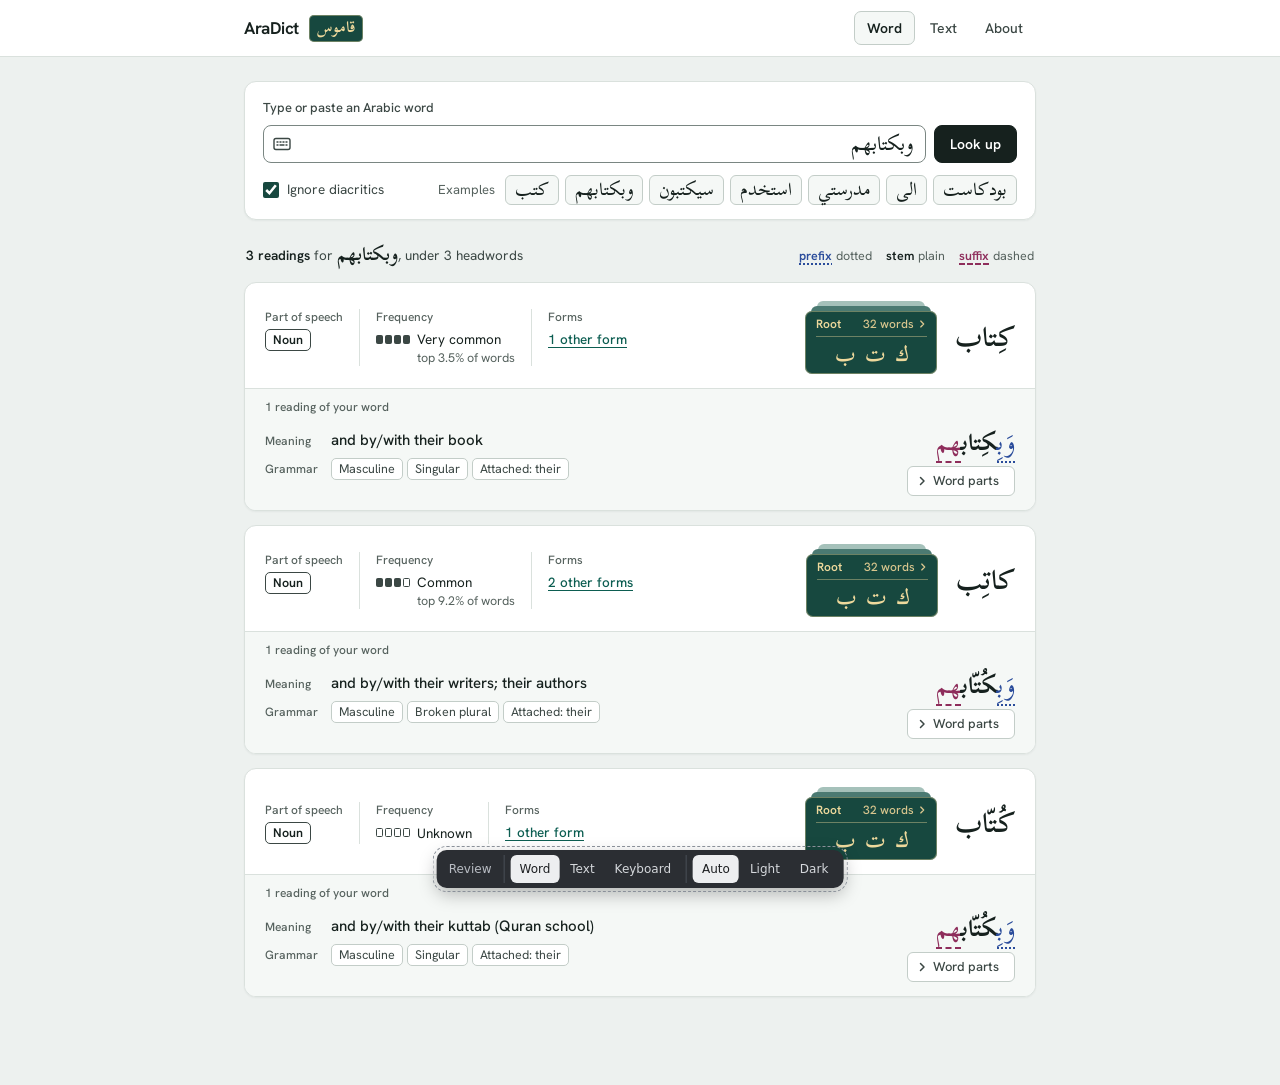
<file: prototypes/visual-identity/m3.html>
<!doctype html>
<html lang="en">
<head>
<meta charset="utf-8">
<meta name="viewport" content="width=device-width, initial-scale=1">
<title>AraDict</title>
<link rel="preconnect" href="https://fonts.googleapis.com">
<link rel="preconnect" href="https://fonts.gstatic.com" crossorigin>
<link rel="stylesheet" href="https://fonts.googleapis.com/css2?family=Hanken+Grotesk:wght@400..700&family=Scheherazade+New:wght@400;500;600;700&display=swap">
<style>
/* Card Index: N2's calm clothbound boxes, set in a sans, with every fact in its own labelled cell.
   The root is a small stack of index cards filed under it: Arabic dictionaries are ordered by root,
   so the root is shown as the card-catalogue stack its words are filed in. Cloth + gilt is reserved for it. */
:root {
  color-scheme: light;
  --paper: #EDF1EF; --leaf: #FFFFFF; --tray: #F5F8F6; --tray-2: #E8EEEB;
  --ink: #16211E; --ink-2: #3B4744; --ink-3: #56625E;
  --line: #DAE1DD; --line-2: #C3CDC8; --edge: #7A8682;
  --cloth: #17483F; --gilt: #EED99C; --gilt-2: #D9C68E; --fillet: rgb(238 217 156 / .40);
  --sheet-1: #4B7A72; --sheet-2: #A5C1BA;
  --link: #0C5D51; --focus: #0C6C5F;
  --pre: #2A4C9B; --pre-bg: #EEF2FB; --suf: #8E2D5B; --suf-bg: #FBEFF5;
  --btn: #16211E; --btn-ink: #FFFFFF; --btn-hover: #2E3B37;
  --hl-bg: #17483F; --hl-ink: #FFFFFF;
  --shadow: 0 1px 2px rgb(20 40 35 / .05);
  --pop-shadow: 0 18px 44px -14px rgb(16 40 34 / .32), 0 2px 8px rgb(16 40 34 / .10);
  --f-ar: "Scheherazade New", "Noto Naskh Arabic", serif;
  --f-ui: "Hanken Grotesk", system-ui, sans-serif;
}
@media (prefers-color-scheme: dark) {
  :root:not([data-theme="light"]) {
    color-scheme: dark;
    --paper: #0D1412; --leaf: #141C1A; --tray: #18211F; --tray-2: #212C29;
    --ink: #E4EBE8; --ink-2: #BAC6C2; --ink-3: #96A39F;
    --line: #27322F; --line-2: #36433F; --edge: #6F7C78;
    --cloth: #1E5047; --gilt: #ECD48F; --gilt-2: #D6C187; --fillet: rgb(236 212 143 / .45);
    --sheet-1: #2F6158; --sheet-2: #2A4440;
    --link: #88CEBE; --focus: #8DD5C4;
    --pre: #AABDF5; --pre-bg: #1B2340; --suf: #F0A8C8; --suf-bg: #35202A;
    --btn: #E4EBE8; --btn-ink: #0D1412; --btn-hover: #C8D2CE;
    --hl-bg: #88CEBE; --hl-ink: #0D1412;
    --shadow: none;
    --pop-shadow: 0 18px 44px -10px rgb(0 0 0 / .6), 0 0 0 1px rgb(255 255 255 / .03);
  }
}
:root[data-theme="dark"] {
  color-scheme: dark;
  --paper: #0D1412; --leaf: #141C1A; --tray: #18211F; --tray-2: #212C29;
  --ink: #E4EBE8; --ink-2: #BAC6C2; --ink-3: #96A39F;
  --line: #27322F; --line-2: #36433F; --edge: #6F7C78;
  --cloth: #1E5047; --gilt: #ECD48F; --gilt-2: #D6C187; --fillet: rgb(236 212 143 / .45);
  --sheet-1: #2F6158; --sheet-2: #2A4440;
  --link: #88CEBE; --focus: #8DD5C4;
  --pre: #AABDF5; --pre-bg: #1B2340; --suf: #F0A8C8; --suf-bg: #35202A;
  --btn: #E4EBE8; --btn-ink: #0D1412; --btn-hover: #C8D2CE;
  --hl-bg: #88CEBE; --hl-ink: #0D1412;
  --shadow: none;
  --pop-shadow: 0 18px 44px -10px rgb(0 0 0 / .6), 0 0 0 1px rgb(255 255 255 / .03);
}

*, *::before, *::after { box-sizing: border-box; }
html { background: var(--paper); -webkit-text-size-adjust: 100%; }
body {
  margin: 0; min-height: 100vh; padding-bottom: 88px;
  background: var(--paper); color: var(--ink);
  font: 400 14px/1.5 var(--f-ui);
  -webkit-font-smoothing: antialiased;
}
[lang="ar"] { font-family: var(--f-ar); }
button, input, textarea { font: inherit; color: inherit; }
button { cursor: pointer; }
:focus-visible { outline: 2px solid var(--focus); outline-offset: 2px; }
.sr { position: absolute; width: 1px; height: 1px; overflow: hidden; clip-path: inset(50%); white-space: nowrap; }
[hidden] { display: none !important; }
p, h1, h2, h3, ul, ol, dl, dd { margin: 0; }
ul, ol { padding: 0; list-style: none; }
.wrap { max-width: 840px; margin: 0 auto; padding: 0 24px; }

/* Header */
.top { background: var(--leaf); border-bottom: 1px solid var(--line); }
.top .wrap { display: flex; align-items: center; justify-content: space-between; height: 56px; }
.brand { display: inline-flex; align-items: center; gap: 10px; color: var(--ink); text-decoration: none; border-radius: 6px; }
.brand-en { font: 650 17px/1 var(--f-ui); letter-spacing: -.015em; }
.stamp {
  font: 600 16px/1 var(--f-ar); color: var(--gilt); background: var(--cloth);
  padding: 4px 8px 7px; border-radius: 5px; box-shadow: inset 0 0 0 1px var(--fillet);
}
.nav { display: flex; gap: 2px; }
.nav a {
  display: inline-flex; align-items: center; height: 34px; padding: 0 12px;
  border: 1px solid transparent; border-radius: 7px;
  color: var(--ink-2); text-decoration: none; font-weight: 500;
}
.nav a:hover { color: var(--ink); background: var(--tray); }
.nav a[aria-current="page"] { color: var(--ink); border-color: var(--line-2); background: var(--tray); font-weight: 600; }

main.wrap { padding-top: 24px; }
.box { background: var(--leaf); border: 1px solid var(--line); border-radius: 12px; box-shadow: var(--shadow); }

/* Buttons */
.btn {
  display: inline-flex; align-items: center; justify-content: center; gap: 6px;
  height: 38px; padding: 0 15px; border-radius: 8px;
  border: 1px solid var(--edge); background: var(--leaf); color: var(--ink);
  font: 600 14px/1 var(--f-ui); white-space: nowrap;
}
.btn:hover { background: var(--tray); }
.btn.primary { background: var(--btn); border-color: var(--btn); color: var(--btn-ink); }
.btn.primary:hover { background: var(--btn-hover); border-color: var(--btn-hover); }
.btn.sm { height: 34px; padding: 0 12px; font-size: 13px; }
.link { color: var(--link); font-weight: 500; text-decoration: underline; text-decoration-thickness: 1px; text-underline-offset: 3px; }
.link:hover { text-decoration-thickness: 2px; }

/* Search */
.search { padding: 16px 18px 14px; }
.lbl { display: block; margin-bottom: 7px; font-size: 13px; font-weight: 500; color: var(--ink-2); }
.row { display: flex; gap: 8px; }
.field { position: relative; flex: 1; min-width: 0; }
.field input {
  width: 100%; height: 38px; padding: 0 12px 0 44px;
  border: 1px solid var(--edge); border-radius: 8px; background: var(--leaf);
  font: 500 20px/1.5 var(--f-ar);
}
.field input::placeholder { color: var(--ink-3); opacity: 1; }
.field input:focus-visible { outline-offset: 1px; border-color: var(--focus); }
.kb-btn {
  position: absolute; left: 4px; top: 4px; width: 30px; height: 30px;
  display: grid; place-items: center; padding: 0;
  border: 1px solid transparent; border-radius: 6px; background: transparent; color: var(--ink-2);
}
.kb-btn:hover { background: var(--tray-2); color: var(--ink); }
.kb-btn[aria-expanded="true"] { background: var(--tray-2); border-color: var(--line-2); color: var(--ink); }
.opts { display: flex; flex-wrap: wrap; align-items: center; justify-content: space-between; gap: 10px 20px; margin-top: 12px; }
.chk { display: inline-flex; align-items: center; gap: 8px; font-size: 13.5px; color: var(--ink-2); cursor: pointer; }
.chk input { width: 16px; height: 16px; margin: 0; accent-color: var(--cloth); }
.examples { display: flex; align-items: center; flex-wrap: wrap; gap: 6px; }
.examples > span { font-size: 13px; color: var(--ink-3); margin-right: 4px; }
.examples ul { display: contents; }
.chip {
  height: 30px; padding: 0 9px; border: 1px solid var(--line-2); border-radius: 6px;
  background: var(--tray); font: 500 18px/1 var(--f-ar);
}
.chip:hover { border-color: var(--edge); background: var(--tray-2); }

/* Keyboard */
.kbd { margin-top: 12px; padding: 10px; background: var(--tray); border: 1px solid var(--line); border-radius: 10px; }
.kr { display: flex; justify-content: center; gap: 5px; max-width: 620px; margin: 0 auto; }
.kr + .kr { margin-top: 5px; }
.key {
  flex: 0 1 calc((100% - 60px) / 13); min-width: 0; height: 40px; padding: 0 0 4px;
  display: grid; place-items: center;
  border: 1px solid var(--line-2); border-bottom: 2px solid var(--edge); border-radius: 6px;
  background: var(--leaf); color: var(--ink); font: 500 21px/1 var(--f-ar);
  touch-action: manipulation; user-select: none; -webkit-user-select: none;
}
.key:hover { background: var(--tray-2); }
.key:active { translate: 0 1px; border-bottom-width: 1px; }
.key.fn { padding: 0; font: 500 13px/1 var(--f-ui); color: var(--ink-2); }
.key.shift, .key.hide { flex-basis: calc((100% - 60px) / 13 * 2 + 5px); }
.key.del { flex-basis: calc((100% - 60px) / 13 * 1.5); font-size: 17px; }
.key.space { flex: 1 1 auto; }
.key.shift[aria-pressed="true"] { background: var(--btn); color: var(--btn-ink); border-color: var(--btn); }
.kbd-note { margin-top: 8px; text-align: center; font-size: 12px; color: var(--ink-3); }

/* Status and legend */
.status { display: flex; flex-wrap: wrap; align-items: baseline; justify-content: space-between; gap: 6px 16px; margin: 20px 2px 0; }
.status p:first-child { font-size: 13.5px; color: var(--ink-2); }
.status strong { color: var(--ink); font-weight: 600; }
.status [lang="ar"] { font-size: 19px; font-weight: 600; color: var(--ink); }
.legend { display: flex; flex-wrap: wrap; gap: 4px 14px; font-size: 12.5px; color: var(--ink-3); }
.legend b { font-weight: 600; margin-right: 4px; }
.lg-pre { color: var(--pre); text-decoration: underline 2px dotted; text-underline-offset: 4px; }
.lg-stem { color: var(--ink); }
.lg-suf { color: var(--suf); text-decoration: underline 1.5px dashed; text-underline-offset: 4px; }

/* Entries */
.entries { margin-top: 14px; display: grid; gap: 14px; }
.entry { background: var(--leaf); border: 1px solid var(--line); border-radius: 12px; box-shadow: var(--shadow); }
.eh { display: grid; grid-template-columns: minmax(0, 1fr) auto; align-items: center; gap: 12px 28px; padding: 18px 20px 14px; }
.ident { grid-column: 2; grid-row: 1; display: flex; flex-direction: row-reverse; align-items: center; gap: 18px; }
.hw { font: 600 28px/1.55 var(--f-ar); color: var(--ink); text-align: right; }
.facts { grid-column: 1; grid-row: 1; display: flex; flex-wrap: wrap; row-gap: 12px; }
.fact { min-width: 0; padding: 0 16px; border-left: 1px solid var(--line); }
.fact:first-child { padding-left: 0; border-left: 0; }
.fact dt { margin-bottom: 4px; font-size: 12px; line-height: 16px; font-weight: 500; color: var(--ink-3); }
.fact dd { font-size: 13.5px; line-height: 20px; color: var(--ink); }
.fact.mean { flex-basis: 100%; display: grid; grid-template-columns: 66px minmax(0, 1fr); align-items: baseline; padding: 10px 0 0; border-left: 0; border-top: 1px solid var(--line); }
.fact.mean dt { margin: 0; }
.fact.mean dd { font-size: 14.5px; }
.fact .na { color: var(--ink-3); }
.pos {
  display: inline-flex; align-items: center; height: 22px; padding: 0 7px;
  border: 1px solid var(--ink-2); border-radius: 5px;
  font-size: 12.5px; font-weight: 600; line-height: 1; color: var(--ink);
}
.pos.dim { border-style: dashed; border-color: var(--edge); color: var(--ink-2); font-weight: 500; }
.freq { display: inline-flex; align-items: flex-start; gap: 7px; }
.freq .pct { display: block; font-size: 12.5px; line-height: 17px; color: var(--ink-3); }
.freq .sep { position: absolute; width: 1px; height: 1px; overflow: hidden; clip-path: inset(50%); }
.meter { display: inline-flex; gap: 2px; flex: none; margin-top: 5.5px; }
.meter i { width: 7px; height: 9px; border-radius: 1.5px; border: 1px solid var(--ink-2); }
.meter i.on { background: var(--ink-2); }

/* Root: a stack of index cards filed under the root. The two cards behind are pseudo-elements;
   .ident / .wg-tags isolate so they sit behind the front card (the deck itself must not form a stacking context). */
.ident, .wg-tags { isolation: isolate; }
.deck {
  position: relative; flex: none; display: grid; grid-template-columns: auto auto; align-items: center; column-gap: 12px;
  min-width: 132px; margin-top: 10px; padding: 5px 10px 2px 11px;
  background: var(--cloth); color: var(--gilt); border-radius: 7px; text-decoration: none;
  box-shadow: inset 0 0 0 1px var(--fillet);
}
.deck::before, .deck::after {
  content: ""; position: absolute; z-index: -1; left: 6px; right: 6px; top: -5px; bottom: 5px;
  border-radius: 6px; background: var(--sheet-1); transition: translate .16s ease;
}
.deck::after { z-index: -2; left: 12px; right: 12px; top: -10px; bottom: 10px; background: var(--sheet-2); }
.deck:hover::before, .deck:focus-visible::before { translate: 0 -2px; }
.deck:hover::after, .deck:focus-visible::after { translate: 0 -4px; }
.dk-k { grid-row: 1; font-size: 12px; font-weight: 600; line-height: 16px; letter-spacing: .01em; }
.dk-n { grid-row: 1; grid-column: 2; justify-self: end; display: inline-flex; align-items: center; gap: 3px; font-size: 12px; font-weight: 500; line-height: 16px; color: var(--gilt-2); }
.dk-ar {
  grid-row: 2; grid-column: 1 / -1; margin-top: 4px; padding-top: 1px;
  border-top: 1px solid var(--fillet); text-align: center;
  font: 600 21px/1.6 var(--f-ar); word-spacing: 4px;
}
.deck:hover .dk-n span, .deck:focus-visible .dk-n span { text-decoration: underline; text-underline-offset: 3px; }
.deck:focus-visible { outline-offset: 3px; }
.deck.sm { min-width: 104px; margin-top: 8px; padding: 3px 8px 1px 9px; column-gap: 10px; }
.deck.sm::before { left: 5px; right: 5px; top: -4px; bottom: 4px; }
.deck.sm::after { left: 10px; right: 10px; top: -8px; bottom: 8px; }
.deck.sm .dk-k, .deck.sm .dk-n { font-size: 11.5px; line-height: 15px; }
.deck.sm .dk-ar { margin-top: 2px; font-size: 18px; line-height: 1.55; word-spacing: 3px; }

/* Readings */
.readings { border-top: 1px solid var(--line); background: var(--tray); border-radius: 0 0 11px 11px; }
.rd-cap { padding: 9px 20px 0; font-size: 12px; font-weight: 500; color: var(--ink-3); }
.rd { display: grid; grid-template-columns: minmax(0, 1fr) auto; column-gap: 28px; padding: 8px 20px 14px; }
.rd + .rd { border-top: 1px solid var(--line); padding-top: 12px; }
.rd-ar { grid-column: 2; grid-row: 1; display: flex; flex-direction: column; align-items: flex-end; gap: 4px; }
.form { font: 500 24px/1.6 var(--f-ar); text-align: right; color: var(--ink); }
.rd-facts { grid-column: 1; grid-row: 1; align-self: start; padding-top: 6px; }
.rd-facts > div { display: grid; grid-template-columns: 66px minmax(0, 1fr); align-items: baseline; }
.rd-facts > div + div { margin-top: 7px; }
.rd-facts dt { font-size: 12px; font-weight: 500; color: var(--ink-3); }
.gloss { font-size: 15px; line-height: 1.45; font-weight: 500; color: var(--ink); }
.gram { display: flex; flex-wrap: wrap; gap: 4px; }
.gram li {
  display: inline-flex; align-items: center; height: 22px; padding: 0 7px;
  background: var(--leaf); border: 1px solid var(--line-2); border-radius: 5px;
  font-size: 12.5px; line-height: 1; color: var(--ink-2); white-space: nowrap;
}
.m-prefix { color: var(--pre); text-decoration: underline 2px dotted; text-underline-offset: .5em; text-decoration-skip-ink: none; }
.m-stem { font-weight: 700; }
.m-suffix { color: var(--suf); text-decoration: underline 1.5px dashed; text-underline-offset: .5em; text-decoration-skip-ink: none; }
.parts-btn {
  display: inline-flex; align-items: center; gap: 5px;
  height: 30px; padding: 0 10px 0 8px; border: 1px solid var(--line-2); border-radius: 6px;
  background: var(--leaf); color: var(--ink-2); font: 500 13px/1 var(--f-ui);
}
.parts-btn:hover { color: var(--ink); border-color: var(--edge); }
.parts-btn svg { transition: rotate .15s ease; }
.parts-btn[aria-expanded="true"] { color: var(--ink); border-color: var(--edge); }
.parts-btn[aria-expanded="true"] svg { rotate: 90deg; }
.parts { grid-column: 1 / -1; margin-top: 10px; padding: 10px 12px 12px; background: var(--leaf); border: 1px solid var(--line); border-radius: 9px; }
.parts-h { display: flex; justify-content: space-between; gap: 12px; margin-bottom: 8px; font-size: 12px; color: var(--ink-3); }
.parts-h b { font-weight: 600; color: var(--ink-2); }
.pl { display: flex; flex-wrap: wrap; align-items: center; gap: 6px; }
.pt {
  display: flex; flex-direction: column; align-items: center; min-width: 58px;
  padding: 5px 10px 8px; border-radius: 7px; background: var(--leaf); border: 1.5px solid var(--ink-2);
}
.pt-k { font: 600 11.5px/1.2 var(--f-ui); color: var(--ink-2); }
.pt-ar { font: 500 23px/1.7 var(--f-ar); color: var(--ink); }
.pt-en { max-width: 140px; font: 400 12.5px/1.3 var(--f-ui); color: var(--ink-2); text-align: center; }
.pt-prefix { border: 2px dotted var(--pre); background: var(--pre-bg); }
.pt-prefix .pt-ar, .pt-prefix .pt-k { color: var(--pre); }
.pt-stem .pt-ar { font-weight: 700; }
.pt-suffix { border: 1.5px dashed var(--suf); background: var(--suf-bg); }
.pt-suffix .pt-ar, .pt-suffix .pt-k { color: var(--suf); }
.pl .plus { color: var(--ink-3); font: 400 14px/1 var(--f-ui); }
@media (prefers-reduced-motion: no-preference) {
  .parts:not([hidden]) { animation: open .18s ease-out; }
  @keyframes open { from { opacity: 0; translate: 0 -3px; } }
}

/* No entry */
.none { margin-top: 14px; padding: 18px 20px 20px; }
.none h2 { font: 600 16px/1.5 var(--f-ui); }
.none h2 [lang="ar"] { font-size: 22px; }
.none p { margin-top: 4px; font-size: 14.5px; color: var(--ink-2); }
.none ul { margin-top: 12px; display: grid; gap: 6px; }
.none li { display: flex; gap: 10px; align-items: baseline; font-size: 14.5px; }
.none li::before { content: ""; flex: none; width: 6px; height: 6px; translate: 0 -2px; border: 1.5px solid var(--edge); border-radius: 1.5px; }
.none li [lang="ar"] { font-size: 19px; }
.none .note { margin-top: 14px; padding-top: 12px; border-top: 1px solid var(--line); font-size: 13.5px; color: var(--ink-3); }
.empty { margin-top: 14px; padding: 18px 20px; font-size: 14.5px; color: var(--ink-2); }

/* Text view */
.tx-in { padding: 16px 18px; }
textarea {
  display: block; width: 100%; min-height: 104px; resize: vertical; padding: 8px 12px;
  border: 1px solid var(--edge); border-radius: 8px; background: var(--leaf);
  font: 500 22px/1.8 var(--f-ar);
}
textarea:focus-visible { outline-offset: 1px; border-color: var(--focus); }
.tx-bar { display: flex; align-items: center; justify-content: space-between; gap: 12px; margin-top: 12px; }
.hint { font-size: 13px; color: var(--ink-3); }
.passage-box { margin-top: 16px; }
.pb-head { display: flex; flex-wrap: wrap; align-items: center; justify-content: space-between; gap: 8px 16px; padding: 11px 18px; border-bottom: 1px solid var(--line); }
.pb-head h2 { font: 600 14px/1.4 var(--f-ui); }
.pb-head h2 span { font-weight: 400; color: var(--ink-2); }
.key-legend { display: flex; gap: 14px; font-size: 12.5px; color: var(--ink-2); }
.key-legend span { display: inline-flex; align-items: center; gap: 6px; }
.key-legend i { width: 18px; height: 13px; border-radius: 3px; background: var(--tray); border: 1px solid var(--line-2); border-bottom: 2px solid var(--edge); }
.key-legend i.u { background: transparent; border: 1.5px dashed var(--edge); }
.passage { padding: 18px 20px 22px; font: 500 26px/2.35 var(--f-ar); text-align: right; color: var(--ink); }
.w {
  margin: 0; padding: 0 6px; font: inherit; line-height: 1.55; color: inherit;
  background: var(--tray); border: 1px solid var(--line-2); border-bottom: 2px solid var(--edge); border-radius: 6px;
}
.w:hover { background: var(--tray-2); }
.w.unknown { background: transparent; border: 1.5px dashed var(--edge); color: var(--ink-2); }
.w.is-open, .w.is-open:hover { background: var(--hl-bg); border-color: var(--hl-bg); color: var(--hl-ink); }

/* Word panel (native popover) */
#wp {
  position: fixed; inset: auto; left: var(--x, 16px); top: var(--y, 16px); margin: 0; padding: 0;
  width: min(420px, calc(100vw - 32px)); max-height: min(72vh, 620px);
  border: 1px solid var(--line-2); border-radius: 12px; background: var(--leaf); color: var(--ink);
  box-shadow: var(--pop-shadow); overflow: hidden;
  opacity: 0; translate: 0 4px;
  transition: opacity .16s ease, translate .16s ease, display .16s allow-discrete, overlay .16s allow-discrete;
}
#wp:popover-open { display: flex; flex-direction: column; opacity: 1; translate: 0 0; }
@starting-style { #wp:popover-open { opacity: 0; translate: 0 4px; } }
#wp::backdrop { background: transparent; }
.wp-head { display: flex; align-items: center; justify-content: space-between; gap: 12px; padding: 8px 18px; border-bottom: 1px solid var(--line); }
.wp-head h2 { order: 2; font: 600 27px/1.55 var(--f-ar); }
.wp-head p { font-size: 13px; color: var(--ink-2); }
.wp-body { overflow: auto; overscroll-behavior: contain; flex: 1; }
.wg { padding: 12px 18px 8px; }
.wg + .wg { border-top: 1px solid var(--line); }
.wg-h { display: flex; align-items: center; justify-content: space-between; gap: 12px; }
.wg-h .hw { order: 2; font-size: 24px; }
.wg-tags { display: flex; align-items: center; flex-wrap: wrap; gap: 6px 10px; }
.wg-tags .tg { display: inline-flex; gap: 4px; }
.wg ul.wr { margin-top: 6px; }
.wg li.wf { display: grid; grid-template-columns: minmax(0, 1fr) auto; column-gap: 16px; padding: 7px 0 8px; border-top: 1px dashed var(--line); }
.wg .form { grid-column: 2; grid-row: 1; font-size: 21px; line-height: 1.55; }
.wg .wf-en { grid-column: 1; grid-row: 1; padding-top: 4px; }
.wg .gloss { font-size: 14.5px; }
.wg .gram { margin-top: 5px; }
.wg .gram li { height: 20px; padding: 0 6px; font-size: 12px; background: var(--tray); }
.wp-none { padding: 16px 18px 18px; font-size: 14.5px; color: var(--ink-2); }
.wp-none strong { display: block; margin-bottom: 4px; font-weight: 600; color: var(--ink); }
.wp-foot { display: flex; justify-content: flex-end; gap: 8px; padding: 10px 18px; border-top: 1px solid var(--line); background: var(--tray); }

/* About */
.about { padding: 22px 24px 24px; }
.about h1 { font: 600 18px/1.3 var(--f-ui); margin-bottom: 10px; }
.about p { font-size: 15px; line-height: 1.6; color: var(--ink-2); max-width: 64ch; }
.about p + p { margin-top: 10px; }

/* Toast (a manual popover, so it shows above the word panel too) */
.toast {
  position: fixed; inset: auto auto 72px 50%; translate: -50% 0; margin: 0;
  max-width: calc(100vw - 32px); padding: 10px 14px; border: 0; border-radius: 8px;
  background: var(--btn); color: var(--btn-ink); font-size: 13.5px; box-shadow: var(--pop-shadow);
}
.toast [lang="ar"] { font-size: 17px; }

/* Phone */
@media (max-width: 640px) {
  .wrap { padding: 0 16px; }
  .top .wrap { height: 54px; }
  .nav a { height: 40px; padding: 0 10px; }
  main.wrap { padding-top: 16px; }
  .search { padding: 14px 14px 12px; }
  .field input, .btn { height: 44px; }
  .kb-btn { width: 36px; height: 36px; }
  .btn.sm { height: 40px; }
  .chip { height: 34px; }
  .kbd { margin-left: -8px; margin-right: -8px; padding: 8px 6px; }
  .kr { gap: 3px; }
  .kr + .kr { margin-top: 6px; }
  .key { flex-basis: calc((100% - 36px) / 13); height: 44px; font-size: 19px; border-radius: 5px; }
  .key.shift, .key.hide { flex-basis: calc((100% - 36px) / 13 * 2.4); }
  .key.del { flex-basis: calc((100% - 36px) / 13 * 1.8); }

  .eh { grid-template-columns: 1fr; gap: 10px; padding: 14px 14px 4px; }
  .ident { grid-column: 1; justify-content: space-between; gap: 12px; }
  .hw { font-size: 26px; }
  .facts { grid-row: 2; display: block; }
  .fact, .fact:first-child, .fact.mean {
    display: grid; grid-template-columns: 104px minmax(0, 1fr); align-items: baseline;
    padding: 7px 0; border-left: 0; border-top: 1px solid var(--line);
  }
  .fact dt { margin: 0; }
  .freq .pct { display: inline; font-size: 13px; }
  .freq .sep { position: static; width: auto; height: auto; clip-path: none; }
  .rd-cap { padding: 9px 14px 0; }
  .rd { grid-template-columns: 1fr; padding: 6px 14px 12px; }
  .rd + .rd { padding-top: 10px; }
  .rd-ar { grid-column: 1; flex-direction: row-reverse; justify-content: space-between; align-items: center; gap: 12px; }
  .form { font-size: 23px; }
  .rd-facts { grid-column: 1; grid-row: 2; padding-top: 4px; }
  .rd-facts > div { grid-template-columns: 62px minmax(0, 1fr); }
  .parts-btn { height: 36px; }
  .parts { padding: 9px 8px 10px; }
  .parts-h { padding: 0 2px; }
  .pl { gap: 3px; }
  .pt { min-width: 48px; padding: 4px 7px 7px; }
  .pt-en { max-width: 96px; }
  .passage { padding: 14px 14px 18px; font-size: 24px; }
  .tx-in { padding: 14px; }
  textarea { min-height: 92px; font-size: 21px; }
  .tx-bar .hint { font-size: 12.5px; }
  body:has(#wp:popover-open) { padding-bottom: 66dvh; }
  #wp {
    left: 0; right: 0; top: auto; bottom: 0; width: 100%; max-height: 62dvh;
    border-radius: 16px 16px 0 0; border-bottom: 0; translate: 0 24px;
  }
  #wp:popover-open { translate: 0 0; }
  @starting-style { #wp:popover-open { translate: 0 24px; } }
  #wp::backdrop { background: rgb(8 16 14 / .38); }
  .wp-foot { padding-bottom: max(10px, env(safe-area-inset-bottom)); }
  .wp-foot .btn { flex: 1; }
}
@media (prefers-reduced-motion: reduce) {
  *, *::before, *::after { transition: none !important; animation: none !important; }
}

/* Review control: not part of the design */
.review {
  position: fixed; left: 50%; bottom: 12px; translate: -50% 0; z-index: 60;
  display: flex; align-items: center; gap: 6px; padding: 5px 6px;
  background: #2B2E33; color: #EDEEF0; border-radius: 10px;
  font: 500 12px/1 system-ui, sans-serif; box-shadow: 0 6px 18px rgb(0 0 0 / .28);
  outline: 1px dashed #8A9099; outline-offset: 3px;
}
.review .rv-t { padding: 0 6px; color: #B9BDC4; }
.review [role="group"] { display: flex; gap: 2px; padding-left: 6px; border-left: 1px solid #4A4F57; }
.review button { height: 28px; padding: 0 9px; border: 0; border-radius: 6px; background: transparent; color: #D5D8DC; font: inherit; }
.review button:hover { background: #3A3E44; }
.review button[aria-pressed="true"] { background: #EDEEF0; color: #1C1E21; }
.review :focus-visible { outline: 2px solid #9CC9FF; outline-offset: 1px; }
@media (max-width: 640px) {
  .review { bottom: 8px; gap: 2px; }
  .review .rv-t { display: none; }
  .review [role="group"]:first-of-type { border-left: 0; padding-left: 0; }
  .review button { padding: 0 7px; }
}
</style>
</head>
<body>
<header class="top">
  <div class="wrap">
    <a class="brand" href="#word" aria-label="AraDict, قاموس, home">
      <span class="brand-en">AraDict</span>
      <span class="stamp" lang="ar" dir="rtl">قاموس</span>
    </a>
    <nav aria-label="Main">
      <ul class="nav">
        <li><a href="#word" data-view="word">Word</a></li>
        <li><a href="#text" data-view="text">Text</a></li>
        <li><a href="#about" data-view="about">About</a></li>
      </ul>
    </nav>
  </div>
</header>

<main class="wrap">
  <!-- Word view -->
  <section id="v-word" aria-labelledby="wv-h">
    <h1 id="wv-h" class="sr">Word lookup</h1>
    <form class="box search" id="sf" role="search">
      <label class="lbl" for="q">Type or paste an Arabic word</label>
      <div class="row">
        <div class="field">
          <input id="q" name="q" type="text" lang="ar" dir="rtl" autocomplete="off" autocapitalize="off" spellcheck="false" enterkeyhint="search" placeholder="كلمة">
          <button type="button" class="kb-btn" id="kbBtn" aria-label="Arabic keyboard" aria-expanded="false" aria-controls="kbd">
            <svg width="20" height="20" viewBox="0 0 20 20" fill="none" stroke="currentColor" stroke-width="1.4" aria-hidden="true"><rect x="2" y="4.5" width="16" height="11" rx="2"/><path d="M5 8h1M8 8h1M11 8h1M14 8h1M5 11h1M14 11h1M8 11h4" stroke-linecap="round"/></svg>
          </button>
        </div>
        <button class="btn primary" type="submit">Look up</button>
      </div>
      <div class="kbd" id="kbd" role="group" aria-label="Arabic keyboard" hidden></div>
      <div class="opts">
        <label class="chk"><input type="checkbox" id="ign" checked> Ignore diacritics</label>
        <div class="examples">
          <span id="exl">Examples</span>
          <ul aria-labelledby="exl" id="ex"></ul>
        </div>
      </div>
    </form>
    <div class="status">
      <p id="status" role="status"></p>
      <p class="legend" id="legend"><span class="sr">How word parts are marked: </span><span><b class="lg-pre">prefix</b>dotted</span><span><b class="lg-stem">stem</b>plain</span><span><b class="lg-suf">suffix</b>dashed</span></p>
    </div>
    <div id="results"></div>
  </section>

  <!-- Text view -->
  <section id="v-text" aria-labelledby="tv-h" hidden>
    <h1 id="tv-h" class="sr">Text analysis</h1>
    <form class="box tx-in" id="tf">
      <label class="lbl" for="ta">Paste an Arabic passage</label>
      <textarea id="ta" lang="ar" dir="rtl" rows="3" spellcheck="false">كتب الطالب رسالة إلى مدرستي عن بودكاست.</textarea>
      <div class="tx-bar">
        <p class="hint">Every word becomes a button you can open.</p>
        <button class="btn primary" type="submit">Analyze text</button>
      </div>
    </form>
    <section class="box passage-box" aria-labelledby="pb-h">
      <div class="pb-head">
        <h2 id="pb-h">Passage<span id="pb-n"></span></h2>
        <p class="key-legend"><span><i></i>has readings</span><span><i class="u"></i>no entry</span></p>
      </div>
      <p class="passage" id="passage" lang="ar" dir="rtl"></p>
    </section>
  </section>

  <!-- About view -->
  <section id="v-about" hidden>
    <div class="box about">
      <h1>About AraDict</h1>
      <p>AraDict is an Arabic–English dictionary for Modern Standard Arabic. Paste a word exactly as you found it, with or without vowel marks and with its attached prefixes and suffixes, and see every way it can be read.</p>
      <p>Readings are grouped under their dictionary headword, most common first. Each headword shows its root, its part of speech and how often it appears in news and texts.</p>
    </div>
  </section>
</main>

<div id="wp" popover role="dialog" aria-labelledby="wp-h"></div>
<div class="toast" id="toast" popover="manual" role="status"></div>

<div class="review" role="region" aria-label="Review controls (not part of the design)">
  <span class="rv-t">Review</span>
  <div role="group" aria-label="Screen">
    <button type="button" data-screen="word">Word</button>
    <button type="button" data-screen="text">Text</button>
    <button type="button" data-screen="kbd">Keyboard</button>
  </div>
  <div role="group" aria-label="Theme">
    <button type="button" data-theme="auto">Auto</button>
    <button type="button" data-theme="light">Light</button>
    <button type="button" data-theme="dark">Dark</button>
  </div>
</div>

<script src="data.js"></script>
<script>
const $ = (s, r = document) => r.querySelector(s);
const $$ = (s, r = document) => [...r.querySelectorAll(s)];
const esc = s => String(s).replace(/[&<>"]/g, c => ({ '&': '&amp;', '<': '&lt;', '>': '&gt;', '"': '&quot;' })[c]);
const MARKS = /[ً-ْٰـ]/g;
const bare = s => s.replace(MARKS, '').trim();
const POS = { noun: 'Noun', verb: 'Verb', adj: 'Adjective', prep: 'Preposition', noun_prop: 'Proper noun' };
const KIND = { prefix: 'Prefix', stem: 'Stem', suffix: 'Suffix' };
const cap = s => s.charAt(0).toUpperCase() + s.slice(1);
const senses = s => (s || '').split(';').map(x => x.replace(/_/g, ' ').trim()).filter(Boolean);
const plural = (n, w) => `${n} ${w}${n === 1 ? '' : 's'}`;
const ar = t => `<span lang="ar" dir="rtl">${esc(t)}</span>`;
const chev = '<svg width="10" height="10" viewBox="0 0 12 12" aria-hidden="true"><path d="M4.5 2.5 8 6l-3.5 3.5" fill="none" stroke="currentColor" stroke-width="1.6" stroke-linecap="round" stroke-linejoin="round"/></svg>';

// ponytail: band cut-offs are a design assumption; swap in the product's real thresholds
function freq(p) {
  if (p == null) return { n: 0, label: 'Unknown', pct: '' };
  const [n, label] = p <= 5 ? [4, 'Very common'] : p <= 15 ? [3, 'Common'] : p <= 35 ? [2, 'Less common'] : [1, 'Rare'];
  return { n, label, pct: n > 1 ? `top ${Math.max(p, 0.1).toFixed(1).replace(/\.0$/, '')}% of words` : '' };
}
const rootText = r => r ? r.split('.').map(c => c === '#' ? '◌' : c).join(' ') : null;

function group(readings) {
  const m = new Map();
  for (const r of readings) {
    const k = r.lemma + '|' + r.pos;
    if (!m.has(k)) m.set(k, []);
    m.get(k).push(r);
  }
  return [...m.values()];
}

// The lemma's own meaning: senses of its active readings (passives only describe the form).
function lemmaMeaning(rs) {
  const act = rs.filter(r => !r.grammar.includes('passive'));
  return [...new Set((act.length ? act : rs).flatMap(r => senses(r.stemgloss)))].join('; ');
}

function grammarTags(r) {
  const g = r.grammar.slice(1).map(cap);
  for (const s of r.segments.suffix) if (/PRON/.test(s.tag) && s.label) g.push('Attached: ' + s.label);
  return g;
}
const gramHTML = r => {
  const g = grammarTags(r);
  return g.length ? `<ul class="gram">${g.map(x => `<li>${esc(x)}</li>`).join('')}</ul>` : '';
};

function formHTML(r) {
  const s = r.segments;
  const all = [...s.prefix, ...s.stem, ...s.suffix].map(p => p.text).join('');
  if (all !== r.form) return esc(r.form);
  return ['prefix', 'stem', 'suffix'].map(k => {
    const t = s[k].map(p => p.text).join('');
    return t ? `<span class="m-${k}">${esc(t)}</span>` : '';
  }).join('');
}

// Dictionary notation for parts: a tatweel shows where an affix joins its neighbour.
const NOJOIN = new Set([...'اأإآٱدذرزوؤةء']);
function joins(t) {
  const b = t.replace(MARKS, '');
  const c = b[b.length - 1];
  return !!c && /[ئ-ي]/.test(c) && !NOJOIN.has(c);
}
function partsHTML(r) {
  const seq = ['prefix', 'stem', 'suffix'].flatMap(k => r.segments[k].map(p => [k, p]));
  return `<ol class="pl" lang="ar" dir="rtl">${seq.map(([k, p], i) => {
    let t = p.text;
    if (k === 'prefix' && seq[i + 1] && joins(t)) t += 'ـ';
    if (k === 'suffix') {
      if (seq[i - 1] && joins(seq[i - 1][1].text)) t = 'ـ' + t;
      else if (/^[ً-ْٰ]/.test(t)) t = '◌' + t;
    }
    const label = p.label || (k === 'stem' ? senses(r.stemgloss).slice(0, 2).join(', ') : '');
    return `${i ? '<li class="plus" aria-hidden="true">+</li>' : ''}<li class="pt pt-${k}"><span class="pt-k" lang="en" dir="ltr">${KIND[k]}<span class="sr">: </span></span><span class="pt-ar">${esc(t)}</span><span class="pt-en" lang="en" dir="ltr">${esc(label)}</span></li>`;
  }).join('')}</ol>`;
}

// The root deck: the root's card on top of the cards of the words filed under it.
function deckHTML(r, sm) {
  const root = rootText(r.root);
  if (!root) return '';
  return `<a class="deck${sm ? ' sm' : ''}" href="#root" data-root="${esc(root)}" data-count="${r.root_family_count}">
    <span class="dk-k">Root</span>
    <span class="dk-ar" lang="ar" dir="rtl">${esc(root)}</span>
    <span class="dk-n"><span>${plural(r.root_family_count, 'word')}</span>${chev}</span>
  </a>`;
}

function posHTML(r) { return `<span class="pos">${esc(POS[r.pos] || cap(r.pos.replace(/_/g, ' ')))}</span>`; }
function measureHTML(r) {
  return r.measure ? `<span class="pos">Form ${esc(r.measure)}</span>` : `<span class="pos dim">Measure unavailable</span>`;
}

function readingHTML(r, id) {
  const g = gramHTML(r);
  return `<li class="rd">
    <div class="rd-ar">
      <p class="form" lang="ar" dir="rtl">${formHTML(r)}</p>
      <button type="button" class="parts-btn" aria-expanded="false" aria-controls="pt-${id}">
        <svg width="12" height="12" viewBox="0 0 12 12" aria-hidden="true"><path d="M4.5 2.5 8 6l-3.5 3.5" fill="none" stroke="currentColor" stroke-width="1.5" stroke-linecap="round" stroke-linejoin="round"/></svg>
        Word parts<span class="sr"> of ${esc(r.form)}</span>
      </button>
    </div>
    <dl class="rd-facts">
      <div><dt>Meaning</dt><dd class="gloss">${esc(r.gloss)}</dd></div>
      ${g ? `<div><dt>Grammar</dt><dd>${g}</dd></div>` : ''}
    </dl>
    <div class="parts" id="pt-${id}" hidden>
      <p class="parts-h"><b>Word parts</b><span>Read right to left</span></p>
      ${partsHTML(r)}
    </div>
  </li>`;
}

function entryHTML(rs, n) {
  const r = rs[0], f = freq(r.freq_top_pct);
  const meaning = rs.length > 1 ? lemmaMeaning(rs) : '';
  return `<li class="entry" aria-labelledby="hw-${n}">
    <div class="eh">
      <div class="ident">
        <h2 class="hw" id="hw-${n}" lang="ar" dir="rtl">${esc(r.lemma)}</h2>
        ${deckHTML(r)}
      </div>
      <dl class="facts">
        <div class="fact"><dt>Part of speech</dt><dd>${posHTML(r)}</dd></div>
        ${r.pos === 'verb' ? `<div class="fact"><dt>Measure</dt><dd>${measureHTML(r)}</dd></div>` : ''}
        <div class="fact"><dt>Frequency</dt><dd><span class="freq"><span class="meter" aria-hidden="true">${[1, 2, 3, 4].map(i => `<i${i <= f.n ? ' class="on"' : ''}></i>`).join('')}</span><span>${f.label}${f.pct ? `<span class="sep">, </span><span class="pct">${f.pct}</span>` : ''}</span></span></dd></div>
        <div class="fact"><dt>Forms</dt><dd>${r.related_count ? `<a class="link" href="#forms" data-forms="${esc(r.lemma)}">${plural(r.related_count, 'other form')}</a>` : '<span class="na">No other forms</span>'}</dd></div>
        ${meaning ? `<div class="fact mean"><dt>Meaning</dt><dd>${esc(meaning)}</dd></div>` : ''}
      </dl>
    </div>
    <div class="readings">
      <p class="rd-cap">${plural(rs.length, 'reading')} of your word</p>
      <ul aria-label="Readings under ${esc(r.lemma)}">${rs.map((x, i) => readingHTML(x, `${n}-${i}`)).join('')}</ul>
    </div>
  </li>`;
}

function noneHTML(w) {
  return `<div class="box none">
    <h2>No entry for ${ar(w)}</h2>
    <p>The dictionary has no reading for this word. You could:</p>
    <ul>
      <li><span>Check the spelling.</span></li>
      <li><span>Type it without vowel marks.</span></li>
      <li><span>Try it without attached parts, such as ${ar('و')}, ${ar('ب')} or ${ar('ال')} at the start, or ${ar('ها')}, ${ar('هم')} at the end.</span></li>
    </ul>
    <p class="note">Recent loanwords are often missing from the dictionary.</p>
  </div>`;
}

// Word view
const q = $('#q'), results = $('#results'), status = $('#status');
function lookup(w) {
  w = w.trim();
  q.value = w;
  const d = window.DATA[bare(w)];
  if (!w) {
    status.textContent = '';
    $('#legend').hidden = true;
    results.innerHTML = '<div class="box empty">Type or paste an Arabic word above, or pick one of the examples.</div>';
    return;
  }
  if (!d || !d.readings.length) {
    status.innerHTML = `<strong>No readings</strong> for ${ar(w)}`;
    $('#legend').hidden = true;
    results.innerHTML = noneHTML(w);
    return;
  }
  const g = group(d.readings);
  $('#legend').hidden = false;
  status.innerHTML = `<strong>${plural(d.readings.length, 'reading')}</strong> for ${ar(w)}, under ${plural(g.length, 'headword')}`;
  results.innerHTML = `<ol class="entries">${g.map(entryHTML).join('')}</ol>`;
}
$('#sf').addEventListener('submit', e => { e.preventDefault(); lookup(q.value); });
$('#ex').innerHTML = ['كتب', 'وبكتابهم', 'سيكتبون', 'استخدم', 'مدرستي', 'الى', 'بودكاست']
  .map(w => `<li><button type="button" class="chip" lang="ar" dir="rtl">${w}</button></li>`).join('');
$('#ex').addEventListener('click', e => { const b = e.target.closest('.chip'); if (b) lookup(b.textContent); });

function onLink(e) {
  const a = e.target.closest('a[data-root], a[data-forms]');
  if (!a) return false;
  e.preventDefault();
  if (a.dataset.root) toast(`The ${a.dataset.count} words filed under the root ${ar(a.dataset.root)} open here.`);
  if (a.dataset.forms) toast(`All forms of ${ar(a.dataset.forms)} open here.`);
  return true;
}
results.addEventListener('click', e => {
  const pb = e.target.closest('.parts-btn');
  if (pb) {
    const open = pb.getAttribute('aria-expanded') !== 'true';
    pb.setAttribute('aria-expanded', open);
    $('#' + pb.getAttribute('aria-controls')).hidden = !open;
    return;
  }
  onLink(e);
});

let toastT;
function toast(html) {
  const t = $('#toast');
  t.innerHTML = html;
  if (t.matches(':popover-open')) t.hidePopover();
  t.showPopover();
  clearTimeout(toastT);
  toastT = setTimeout(() => t.hidePopover(), 3200);
}

// On-screen keyboard (Arabic 101 rows, physical left-to-right order)
const ROWS = [
  [['ذ','dhal'],['ض','dad'],['ص','sad'],['ث','tha'],['ق','qaf'],['ف','fa'],['غ','ghayn'],['ع','ayn'],['ه','ha'],['خ','kha'],['ح','hha'],['ج','jim'],['د','dal']],
  [['ش','shin'],['س','sin'],['ي','ya'],['ب','ba'],['ل','lam'],['ا','alif'],['ت','ta'],['ن','nun'],['م','mim'],['ك','kaf'],['ط','tta']],
  [['ئ','ya with hamza above'],['ء','hamza'],['ؤ','waw with hamza above'],['ر','ra'],['لا','lam alif'],['ى','alif maqsura'],['ة','ta marbuta'],['و','waw'],['ز','zay'],['ظ','dha (emphatic)']],
];
const SHIFT = [
  [['ّ','shadda'],['َ','fatha'],['ً','fathatan'],['ُ','damma'],['ٌ','dammatan'],['ِ','kasra'],['ٍ','kasratan'],['ْ','sukun']],
  [['أ','alif with hamza above'],['إ','alif with hamza below'],['آ','alif with madda'],['لأ','lam alif with hamza above'],['لإ','lam alif with hamza below'],['لآ','lam alif with madda'],['ـ','tatweel']],
  [['،','Arabic comma'],['؛','Arabic semicolon'],['؟','Arabic question mark']],
];
const kbd = $('#kbd'), kbBtn = $('#kbBtn');
let shifted = false;
function drawKbd() {
  const rows = shifted ? SHIFT : ROWS;
  kbd.innerHTML = rows.map(row => `<div class="kr">${row.map(([c, n]) =>
    `<button type="button" class="key" data-c="${c}" aria-label="${n}"><span lang="ar">${/^[ً-ْ]$/.test(c) ? 'ـ' + c : c}</span></button>`).join('')}</div>`).join('') +
    `<div class="kr">
      <button type="button" class="key fn shift" data-fn="shift" aria-pressed="${shifted}">Shift</button>
      <button type="button" class="key fn space" data-fn="space" aria-label="Space">Space</button>
      <button type="button" class="key fn del" data-fn="del" aria-label="Delete">⌫</button>
      <button type="button" class="key fn hide" data-fn="hide" aria-label="Hide keyboard">Hide</button>
    </div>
    <p class="kbd-note">${shifted ? 'Vowel marks, hamza seats and punctuation, for one key' : 'Shift for vowel marks, hamza seats and punctuation'}</p>`;
}
function setKbd(open, focus = true) {
  kbd.hidden = !open;
  kbBtn.setAttribute('aria-expanded', open);
  if (open) { q.setAttribute('inputmode', 'none'); drawKbd(); }
  else { q.removeAttribute('inputmode'); shifted = false; }
  if (focus) q.focus();
}
kbBtn.addEventListener('click', () => setKbd(kbd.hidden));
kbd.addEventListener('pointerdown', e => { if (e.target.closest('.key')) e.preventDefault(); }); // keep the caret in the field
kbd.addEventListener('click', e => {
  const k = e.target.closest('.key');
  if (!k) return;
  const fn = k.dataset.fn;
  if (fn === 'hide') return setKbd(false);
  if (fn === 'shift') { shifted = !shifted; drawKbd(); return refocusKey('shift'); }
  let s = q.selectionStart ?? q.value.length, en = q.selectionEnd ?? s;
  if (fn === 'del') {
    if (s === en && s > 0) s -= 1;
    q.setRangeText('', s, en, 'end');
  } else {
    q.setRangeText(fn === 'space' ? ' ' : k.dataset.c, s, en, 'end');
    if (shifted && !fn) { shifted = false; drawKbd(); }
  }
  q.dispatchEvent(new Event('input', { bubbles: true }));
  if (!kbd.contains(document.activeElement)) q.focus();
});
function refocusKey(fn) { if (kbd.contains(document.activeElement) || document.activeElement === document.body) $(`.key[data-fn="${fn}"]`, kbd)?.focus(); }

// Text view
const passage = $('#passage'), wp = $('#wp');
let cur = null;
function analyze(text) {
  const re = /[ء-ْٰٱ]+/g;
  let out = '', last = 0, m, n = 0;
  while ((m = re.exec(text))) {
    out += esc(text.slice(last, m.index));
    const w = m[0], d = window.DATA[bare(w)], known = d && d.readings.length;
    out += `<button type="button" class="w${known ? '' : ' unknown'}" popovertarget="wp" data-w="${esc(w)}">${esc(w)}${known ? '' : '<span class="sr" lang="en"> (no entry)</span>'}</button>`;
    last = re.lastIndex; n++;
  }
  passage.innerHTML = out + esc(text.slice(last));
  $('#pb-n').textContent = `, ${plural(n, 'word')}`;
}
$('#tf').addEventListener('submit', e => { e.preventDefault(); analyze($('#ta').value); });

function panelHTML(w) {
  const d = window.DATA[bare(w)], rs = d ? d.readings : [];
  const body = rs.length ? group(rs).map(g => {
    const r = g[0];
    return `<section class="wg" aria-label="${esc(r.lemma)}">
      <div class="wg-h">
        <h3 class="hw" lang="ar" dir="rtl">${esc(r.lemma)}</h3>
        <div class="wg-tags">
          <span class="tg">${posHTML(r)}${r.pos === 'verb' ? measureHTML(r) : ''}</span>
          ${deckHTML(r, true)}
        </div>
      </div>
      <ul class="wr">${g.map(x => `<li class="wf"><p class="form" lang="ar" dir="rtl">${formHTML(x)}</p><div class="wf-en"><p class="gloss">${esc(x.gloss)}</p>${gramHTML(x)}</div></li>`).join('')}</ul>
    </section>`;
  }).join('') : `<div class="wp-none"><strong>No entry</strong>This word isn’t in the dictionary. Recent loanwords are often missing; try it without attached parts.</div>`;
  return `<div class="wp-head"><h2 id="wp-h" lang="ar" dir="rtl">${esc(w)}</h2><p>${rs.length ? plural(rs.length, 'reading') : 'No entry'}</p></div>
    <div class="wp-body">${body}</div>
    <div class="wp-foot">
      ${rs.length ? `<button type="button" class="btn sm" data-open="${esc(w)}">Open in Word lookup</button>` : ''}
      <button type="button" class="btn sm primary" popovertarget="wp" popovertargetaction="hide">Close</button>
    </div>`;
}
function setWord(b) {
  cur?.classList.remove('is-open');
  cur = b;
  b.classList.add('is-open');
  wp.innerHTML = panelHTML(b.dataset.w);
}
passage.addEventListener('click', e => {
  const b = e.target.closest('.w');
  if (!b) return;
  const open = wp.matches(':popover-open');
  if (open && b !== cur) { e.preventDefault(); setWord(b); place(); } // switch words without closing
  else if (!open) setWord(b);
});
wp.addEventListener('toggle', e => {
  if (e.newState === 'open') {
    place();
    if (narrow.matches) { // keep the tapped word visible above the sheet
      const r = cur.getBoundingClientRect(), top = innerHeight - wp.offsetHeight - 20;
      if (r.bottom > top) scrollBy({ top: r.bottom - top, behavior: 'instant' });
    }
  }
  else { cur?.classList.remove('is-open'); cur = null; }
});
wp.addEventListener('click', e => {
  if (onLink(e)) return;
  const o = e.target.closest('[data-open]');
  if (!o) return;
  wp.hidePopover();
  location.hash = '#word';
  lookup(o.dataset.open);
});
const narrow = matchMedia('(max-width: 640px)');
function place() {
  if (!cur || !wp.matches(':popover-open')) return;
  wp.style.removeProperty('max-height');
  if (narrow.matches) return; // bottom sheet, placed by CSS
  const r = cur.getBoundingClientRect(), pw = wp.offsetWidth, ph = wp.offsetHeight, m = 12, gap = 8;
  // Prefer below the word; shrink (the body scrolls) rather than cover the text above.
  const below = innerHeight - r.bottom - gap - m, above = r.top - gap - m;
  const down = ph <= below || below >= 300 || below >= above;
  const h = Math.min(ph, down ? below : above);
  wp.style.maxHeight = h + 'px';
  wp.style.setProperty('--x', Math.max(m, Math.min(r.right - pw, innerWidth - pw - m)) + 'px');
  wp.style.setProperty('--y', (down ? r.bottom + gap : r.top - gap - h) + 'px');
}
addEventListener('resize', place);
addEventListener('scroll', place, { passive: true });

// Views
function show(view) {
  if (!['word', 'text', 'about'].includes(view)) view = 'word';
  for (const v of ['word', 'text', 'about']) $('#v-' + v).hidden = v !== view;
  $$('.nav a').forEach(a => a.dataset.view === view ? a.setAttribute('aria-current', 'page') : a.removeAttribute('aria-current'));
  if (view !== 'text' && wp.matches(':popover-open')) wp.hidePopover();
  markReview();
}
addEventListener('hashchange', () => show(location.hash.slice(1)));

// Review control (not part of the design). Auto removes data-theme so the system setting applies.
const root = document.documentElement;
function setTheme(t) { t === 'auto' ? root.removeAttribute('data-theme') : root.setAttribute('data-theme', t); }
function markReview() {
  const v = location.hash.slice(1) || 'word';
  const s = v === 'text' ? 'text' : v === 'word' && !kbd.hidden ? 'kbd' : v === 'word' ? 'word' : '';
  $$('.review [data-screen]').forEach(b => b.setAttribute('aria-pressed', b.dataset.screen === s));
  $$('.review [data-theme]').forEach(b => b.setAttribute('aria-pressed', b.dataset.theme === (root.dataset.theme || 'auto')));
}
function setScreen(s) {
  location.hash = s === 'text' ? '#text' : '#word';
  show(s === 'text' ? 'text' : 'word');
  if (s !== 'text') setKbd(s === 'kbd', s === 'kbd');
}
$('.review').addEventListener('click', e => {
  const b = e.target.closest('button');
  if (!b) return;
  if (b.dataset.theme) setTheme(b.dataset.theme);
  if (b.dataset.screen) setScreen(b.dataset.screen);
  markReview();
});
kbBtn.addEventListener('click', markReview);
kbd.addEventListener('click', () => setTimeout(markReview));

analyze($('#ta').value);
const P = new URLSearchParams(location.search); // review links: ?screen=word|text|kbd&theme=light|dark&q=…
if (P.get('theme')) setTheme(P.get('theme'));
lookup(P.get('q') || 'وبكتابهم');
if (P.get('screen')) setScreen(P.get('screen')); else show(location.hash.slice(1));
</script>
</body>
</html>
</file>
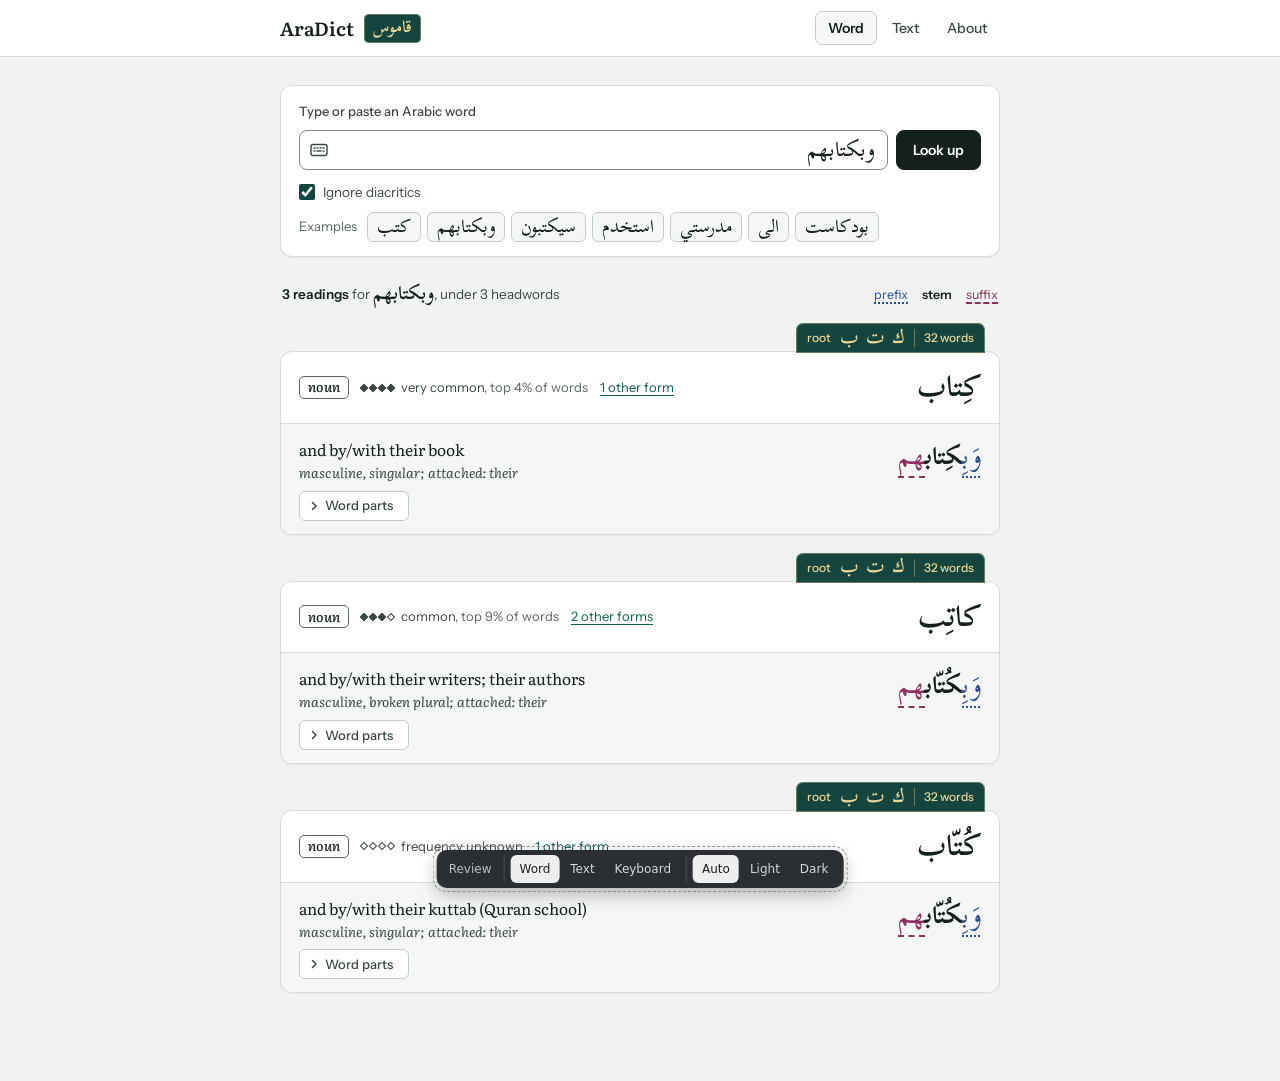
<file: prototypes/visual-identity/n2.html>
<!doctype html>
<html lang="en" data-theme="auto">
<head>
<meta charset="utf-8">
<meta name="viewport" content="width=device-width, initial-scale=1">
<title>AraDict</title>
<link rel="preconnect" href="https://fonts.googleapis.com">
<link rel="preconnect" href="https://fonts.gstatic.com" crossorigin>
<link rel="stylesheet" href="https://fonts.googleapis.com/css2?family=Instrument+Sans:wght@400..600&family=Literata:ital,opsz,wght@0,7..72,400..600;1,7..72,400..500&family=Scheherazade+New:wght@400;500;600;700&display=swap">
<style>
/* Clothbound: a bilingual dictionary rethought for the screen.
   Bookcloth green + gilt is reserved for the root (and the brand stamp). */
:root {
  color-scheme: light;
  --paper: #F0F3F1; --leaf: #FFFFFF; --tray: #F4F7F5; --tray-2: #E9EEEB;
  --ink: #15201D; --ink-2: #3B4744; --ink-3: #5A6662;
  --line: #D6DDD9; --line-2: #C3CCC8; --edge: #7F8A86;
  --cloth: #14463F; --gilt: #EBD596; --fillet: rgb(235 213 150 / .38);
  --link: #0D5D52; --focus: #0D6D60;
  --pre: #2B4C99; --pre-bg: #EDF1FB; --suf: #8F2F5D; --suf-bg: #FBEEF4;
  --btn: #15201D; --btn-ink: #FFFFFF; --btn-hover: #2C3935;
  --hl-bg: #14463F; --hl-ink: #FFFFFF;
  --shadow: 0 1px 2px rgb(20 40 35 / .05);
  --pop-shadow: 0 18px 44px -14px rgb(16 40 34 / .32), 0 2px 8px rgb(16 40 34 / .10);
  --f-ar: "Scheherazade New", "Noto Naskh Arabic", serif;
  --f-ui: "Instrument Sans", system-ui, sans-serif;
  --f-tx: "Literata", Georgia, serif;
}
@media (prefers-color-scheme: dark) {
  :root:not([data-theme="light"]) {
    color-scheme: dark;
    --paper: #0E1513; --leaf: #151D1B; --tray: #1A2321; --tray-2: #222D2A;
    --ink: #E5ECE9; --ink-2: #BAC6C2; --ink-3: #919E9A;
    --line: #26312E; --line-2: #34413D; --edge: #6B7874;
    --cloth: #1C4C44; --gilt: #E8D08C; --fillet: rgb(232 208 140 / .42);
    --link: #86CDBD; --focus: #8AD3C2;
    --pre: #A8BBF3; --pre-bg: #1B2340; --suf: #EFA6C6; --suf-bg: #35202A;
    --btn: #E5ECE9; --btn-ink: #0E1513; --btn-hover: #C9D3CF;
    --hl-bg: #86CDBD; --hl-ink: #0E1513;
    --shadow: none;
    --pop-shadow: 0 18px 44px -10px rgb(0 0 0 / .6), 0 0 0 1px rgb(255 255 255 / .03);
  }
}
:root[data-theme="dark"] {
  color-scheme: dark;
  --paper: #0E1513; --leaf: #151D1B; --tray: #1A2321; --tray-2: #222D2A;
  --ink: #E5ECE9; --ink-2: #BAC6C2; --ink-3: #919E9A;
  --line: #26312E; --line-2: #34413D; --edge: #6B7874;
  --cloth: #1C4C44; --gilt: #E8D08C; --fillet: rgb(232 208 140 / .42);
  --link: #86CDBD; --focus: #8AD3C2;
  --pre: #A8BBF3; --pre-bg: #1B2340; --suf: #EFA6C6; --suf-bg: #35202A;
  --btn: #E5ECE9; --btn-ink: #0E1513; --btn-hover: #C9D3CF;
  --hl-bg: #86CDBD; --hl-ink: #0E1513;
  --shadow: none;
  --pop-shadow: 0 18px 44px -10px rgb(0 0 0 / .6), 0 0 0 1px rgb(255 255 255 / .03);
}

*, *::before, *::after { box-sizing: border-box; }
html { background: var(--paper); -webkit-text-size-adjust: 100%; }
body {
  margin: 0; min-height: 100vh; padding-bottom: 88px;
  background: var(--paper); color: var(--ink);
  font: 400 14px/1.5 var(--f-ui);
  -webkit-font-smoothing: antialiased;
}
[lang="ar"] { font-family: var(--f-ar); }
button, input, textarea { font: inherit; color: inherit; }
button { cursor: pointer; }
:focus-visible { outline: 2px solid var(--focus); outline-offset: 2px; }
.sr { position: absolute; width: 1px; height: 1px; overflow: hidden; clip-path: inset(50%); white-space: nowrap; }
[hidden] { display: none !important; }
p, h1, h2, h3, ul, ol { margin: 0; }
.wrap { max-width: 768px; margin: 0 auto; padding: 0 24px; }

/* Header */
.top { background: var(--leaf); border-bottom: 1px solid var(--line); }
.top .wrap { display: flex; align-items: center; justify-content: space-between; height: 56px; }
.brand { display: inline-flex; align-items: center; gap: 10px; color: var(--ink); text-decoration: none; border-radius: 6px; }
.brand-en { font: 600 19px/1 var(--f-tx); letter-spacing: -.01em; }
.stamp {
  font: 600 17px/1 var(--f-ar); color: var(--gilt); background: var(--cloth);
  padding: 4px 9px 8px; border-radius: 5px; box-shadow: inset 0 0 0 1px var(--fillet);
}
.nav { display: flex; gap: 2px; list-style: none; padding: 0; }
.nav a {
  display: inline-flex; align-items: center; height: 34px; padding: 0 12px;
  border: 1px solid transparent; border-radius: 7px;
  color: var(--ink-2); text-decoration: none; font-weight: 500;
}
.nav a:hover { color: var(--ink); background: var(--tray); }
.nav a[aria-current="page"] { color: var(--ink); border-color: var(--line-2); background: var(--tray); font-weight: 600; }

main.wrap { padding-top: 28px; }
.box { background: var(--leaf); border: 1px solid var(--line); border-radius: 12px; box-shadow: var(--shadow); }

/* Buttons */
.btn {
  display: inline-flex; align-items: center; justify-content: center; gap: 6px;
  height: 40px; padding: 0 16px; border-radius: 8px;
  border: 1px solid var(--edge); background: var(--leaf); color: var(--ink);
  font: 600 14px/1 var(--f-ui); white-space: nowrap;
}
.btn:hover { background: var(--tray); }
.btn.primary { background: var(--btn); border-color: var(--btn); color: var(--btn-ink); }
.btn.primary:hover { background: var(--btn-hover); border-color: var(--btn-hover); }
.btn.sm { height: 36px; padding: 0 13px; font-size: 13.5px; }
.link { color: var(--link); text-decoration: underline; text-decoration-thickness: 1px; text-underline-offset: 3px; }
.link:hover { text-decoration-thickness: 2px; }

/* Search */
.search { padding: 16px 18px 14px; }
.lbl { display: block; margin-bottom: 8px; font-size: 13px; font-weight: 500; color: var(--ink-2); }
.row { display: flex; gap: 8px; }
.field { position: relative; flex: 1; min-width: 0; }
.field input {
  width: 100%; height: 40px; padding: 0 12px 0 46px;
  border: 1px solid var(--edge); border-radius: 8px; background: var(--leaf);
  font: 500 21px/1.5 var(--f-ar);
}
.field input::placeholder { color: var(--ink-3); opacity: 1; }
.field input:focus-visible { outline-offset: 1px; border-color: var(--focus); }
.kb-btn {
  position: absolute; left: 4px; top: 4px; width: 32px; height: 32px;
  display: grid; place-items: center; padding: 0;
  border: 1px solid transparent; border-radius: 6px; background: transparent; color: var(--ink-2);
}
.kb-btn:hover { background: var(--tray-2); color: var(--ink); }
.kb-btn[aria-expanded="true"] { background: var(--tray-2); border-color: var(--line-2); color: var(--ink); }
.opts { display: flex; flex-wrap: wrap; align-items: center; justify-content: space-between; gap: 10px 20px; margin-top: 12px; }
.chk { display: inline-flex; align-items: center; gap: 8px; font-size: 13.5px; color: var(--ink-2); cursor: pointer; }
.chk input { width: 16px; height: 16px; margin: 0; accent-color: var(--cloth); }
.examples { display: flex; align-items: center; flex-wrap: wrap; gap: 6px; }
.examples > span { font-size: 13px; color: var(--ink-3); margin-right: 4px; }
.examples ul { display: contents; list-style: none; }
.chip {
  height: 30px; padding: 0 9px; border: 1px solid var(--line-2); border-radius: 6px;
  background: var(--tray); font: 500 18px/1 var(--f-ar);
}
.chip:hover { border-color: var(--edge); background: var(--tray-2); }

/* Keyboard */
.kbd { margin-top: 12px; padding: 10px; background: var(--tray); border: 1px solid var(--line); border-radius: 10px; }
.kr { display: flex; justify-content: center; gap: 5px; max-width: 620px; margin: 0 auto; }
.kr + .kr { margin-top: 5px; }
.key {
  flex: 0 1 calc((100% - 60px) / 13); min-width: 0; height: 40px; padding: 0 0 4px;
  display: grid; place-items: center;
  border: 1px solid var(--line-2); border-bottom: 2px solid var(--edge); border-radius: 6px;
  background: var(--leaf); color: var(--ink); font: 500 21px/1 var(--f-ar);
  touch-action: manipulation; user-select: none; -webkit-user-select: none;
}
.key:hover { background: var(--tray-2); }
.key:active { translate: 0 1px; border-bottom-width: 1px; }
.key.fn { padding: 0; font: 500 13px/1 var(--f-ui); color: var(--ink-2); }
.key.shift, .key.hide { flex-basis: calc((100% - 60px) / 13 * 2 + 5px); }
.key.del { flex-basis: calc((100% - 60px) / 13 * 1.5); font-size: 17px; }
.key.space { flex: 1 1 auto; }
.key.shift[aria-pressed="true"] { background: var(--btn); color: var(--btn-ink); border-color: var(--btn); }
.kbd-note { margin-top: 8px; text-align: center; font-size: 12px; color: var(--ink-3); }

/* Status and legend */
.status { display: flex; flex-wrap: wrap; align-items: baseline; justify-content: space-between; gap: 6px 16px; margin: 22px 2px 0; }
.status p:first-child { font-size: 13.5px; color: var(--ink-2); }
.status strong { color: var(--ink); font-weight: 600; }
.status [lang="ar"] { font-size: 19px; font-weight: 600; color: var(--ink); }
.legend { display: flex; flex-wrap: wrap; gap: 4px 14px; font-size: 12.5px; color: var(--ink-2); }
.lg-pre { color: var(--pre); text-decoration: underline 2px dotted; text-underline-offset: 4px; }
.lg-stem { color: var(--ink); font-weight: 600; }
.lg-suf { color: var(--suf); text-decoration: underline 1.5px dashed; text-underline-offset: 4px; }

/* Entries */
.entries { list-style: none; padding: 0; margin-top: 44px; display: grid; gap: 46px; }
.entry { position: relative; background: var(--leaf); border: 1px solid var(--line); border-radius: 12px; box-shadow: var(--shadow); }
.eh { display: grid; grid-template-columns: 1fr auto; align-items: center; gap: 4px 24px; padding: 12px 18px 12px; }
.eh-en { min-width: 0; }
.hw { font: 600 30px/1.55 var(--f-ar); color: var(--ink); text-align: right; }
.meaning { font: 500 16.5px/1.35 var(--f-tx); color: var(--ink); margin-bottom: 7px; }
.meta { display: flex; flex-wrap: wrap; align-items: center; gap: 6px 12px; }
.tags { display: inline-flex; gap: 5px; }
.pos {
  display: inline-flex; align-items: center; height: 23px; padding: 0 8px 1px;
  border: 1px solid var(--ink-3); border-radius: 5px;
  font: italic 500 13.5px/1 var(--f-tx); color: var(--ink);
}
.pos.dim { border-style: dashed; color: var(--ink-2); font-weight: 400; }
.freq { display: inline-flex; align-items: center; gap: 7px; font-size: 13px; color: var(--ink-2); }
.freq .pct { color: var(--ink-3); }
.pips { display: inline-flex; gap: 3px; }
.pips i { width: 6px; height: 6px; rotate: 45deg; border: 1px solid var(--ink-2); }
.pips i.on { background: var(--ink-2); }
.meta .link { font-size: 13px; }

/* Root: the gilt-on-cloth index tab, stamped onto the entry's top edge */
.root-tab {
  position: absolute; right: 14px; bottom: 100%; margin-bottom: -1px;
  display: inline-flex; align-items: center; gap: 9px; height: 30px; padding: 0 11px;
  background: var(--cloth); color: var(--gilt); text-decoration: none;
  border-radius: 7px 7px 0 0; box-shadow: inset 0 0 0 1px var(--fillet);
  font-size: 12px; font-weight: 500;
}
.root-tab .rt-ar { font: 600 19px/1 var(--f-ar); padding-bottom: 4px; word-spacing: 2px; }
.root-tab .rt-n { padding-left: 9px; border-left: 1px solid var(--fillet); }
.root-tab:hover .rt-n, .root-tab:hover .rt-k { text-decoration: underline; text-underline-offset: 3px; }

/* Readings */
.readings { list-style: none; padding: 0; border-top: 1px solid var(--line); background: var(--tray); border-radius: 0 0 11px 11px; }
.rd { display: grid; grid-template-columns: 1fr auto; column-gap: 24px; padding: 12px 18px 13px; }
.rd + .rd { border-top: 1px solid var(--line); }
.rd-en { min-width: 0; padding-top: 3px; }
.form { font: 500 25px/1.6 var(--f-ar); text-align: right; color: var(--ink); }
.gloss { font: 400 15.5px/1.42 var(--f-tx); color: var(--ink); }
.gram { margin-top: 2px; font: italic 400 13.5px/1.4 var(--f-tx); color: var(--ink-2); }
.m-prefix { color: var(--pre); text-decoration: underline 2px dotted; text-underline-offset: .5em; text-decoration-skip-ink: none; }
.m-stem { font-weight: 700; }
.m-suffix { color: var(--suf); text-decoration: underline 1.5px dashed; text-underline-offset: .5em; text-decoration-skip-ink: none; }
.parts-btn {
  display: inline-flex; align-items: center; gap: 5px; margin-top: 9px;
  height: 30px; padding: 0 10px 0 8px; border: 1px solid var(--line-2); border-radius: 6px;
  background: var(--leaf); color: var(--ink-2); font: 500 13px/1 var(--f-ui);
}
.parts-btn:hover { color: var(--ink); border-color: var(--edge); }
.parts-btn svg { transition: rotate .15s ease; }
.parts-btn[aria-expanded="true"] { color: var(--ink); border-color: var(--edge); }
.parts-btn[aria-expanded="true"] svg { rotate: 90deg; }
.parts { grid-column: 1 / -1; margin-top: 12px; }
.pl { display: flex; flex-wrap: wrap; gap: 6px; list-style: none; padding: 0; }
.pt {
  display: flex; flex-direction: column; align-items: center; min-width: 54px;
  padding: 0 10px 8px; border-radius: 7px; background: var(--leaf); border: 1.5px solid var(--ink-3);
}
.pt-ar { font: 500 23px/1.75 var(--f-ar); color: var(--ink); }
.pt-en { max-width: 132px; font: italic 400 12.5px/1.3 var(--f-tx); color: var(--ink-2); text-align: center; }
.pt-prefix { border: 2px dotted var(--pre); background: var(--pre-bg); }
.pt-prefix .pt-ar { color: var(--pre); }
.pt-stem .pt-ar { font-weight: 700; }
.pt-suffix { border: 1.5px dashed var(--suf); background: var(--suf-bg); }
.pt-suffix .pt-ar { color: var(--suf); }
@media (prefers-reduced-motion: no-preference) {
  .parts:not([hidden]) { animation: open .18s ease-out; }
  @keyframes open { from { opacity: 0; translate: 0 -3px; } }
}

/* No entry */
.none { margin-top: 18px; padding: 18px 20px 20px; }
.none h2 { font: 600 17px/1.5 var(--f-tx); }
.none h2 [lang="ar"] { font-size: 23px; font-weight: 600; }
.none p { margin-top: 4px; font: 400 15px/1.5 var(--f-tx); color: var(--ink-2); }
.none ul { margin-top: 10px; padding-left: 20px; font: 400 15px/1.65 var(--f-tx); color: var(--ink); }
.none li::marker { color: var(--ink-3); }
.none li [lang="ar"] { font-size: 19px; }
.empty { margin-top: 18px; padding: 18px 20px; font: 15px/1.5 var(--f-tx); color: var(--ink-2); }

/* Text view */
.tx-in { padding: 16px 18px; }
textarea {
  display: block; width: 100%; min-height: 104px; resize: vertical; padding: 8px 12px;
  border: 1px solid var(--edge); border-radius: 8px; background: var(--leaf);
  font: 500 22px/1.8 var(--f-ar);
}
textarea:focus-visible { outline-offset: 1px; border-color: var(--focus); }
.tx-bar { display: flex; align-items: center; justify-content: space-between; gap: 12px; margin-top: 12px; }
.hint { font-size: 13px; color: var(--ink-3); }
.passage-box { margin-top: 20px; }
.pb-head { display: flex; flex-wrap: wrap; align-items: center; justify-content: space-between; gap: 8px 16px; padding: 12px 18px; border-bottom: 1px solid var(--line); }
.pb-head h2 { font: 600 14px/1.4 var(--f-ui); }
.pb-head h2 span { font-weight: 400; color: var(--ink-2); }
.key-legend { display: flex; gap: 14px; font-size: 12.5px; color: var(--ink-2); }
.key-legend span { display: inline-flex; align-items: center; gap: 6px; }
.key-legend i { width: 18px; height: 13px; border-radius: 3px; background: var(--tray); border: 1px solid var(--line-2); border-bottom: 2px solid var(--edge); }
.key-legend i.u { background: transparent; border: 1.5px dashed var(--edge); }
.passage { padding: 18px 20px 22px; font: 500 27px/2.35 var(--f-ar); text-align: right; color: var(--ink); }
.w {
  margin: 0; padding: 0 6px; font: inherit; line-height: 1.55; color: inherit;
  background: var(--tray); border: 1px solid var(--line-2); border-bottom: 2px solid var(--edge); border-radius: 6px;
}
.w:hover { background: var(--tray-2); }
.w.unknown { background: transparent; border: 1.5px dashed var(--edge); color: var(--ink-2); }
.w.is-open, .w.is-open:hover { background: var(--hl-bg); border-color: var(--hl-bg); color: var(--hl-ink); }

/* Word panel (native popover) */
#wp {
  position: fixed; inset: auto; left: var(--x, 16px); top: var(--y, 16px); margin: 0; padding: 0;
  width: min(400px, calc(100vw - 32px)); max-height: min(72vh, 620px);
  border: 1px solid var(--line-2); border-radius: 12px; background: var(--leaf); color: var(--ink);
  box-shadow: var(--pop-shadow); overflow: hidden;
  opacity: 0; translate: 0 4px;
  transition: opacity .16s ease, translate .16s ease, display .16s allow-discrete, overlay .16s allow-discrete;
}
#wp:popover-open { display: flex; flex-direction: column; opacity: 1; translate: 0 0; }
@starting-style { #wp:popover-open { opacity: 0; translate: 0 4px; } }
#wp::backdrop { background: transparent; }
.wp-head { display: grid; grid-template-columns: 1fr auto; align-items: center; gap: 12px; padding: 10px 18px; border-bottom: 1px solid var(--line); }
.wp-head h2 { font: 600 28px/1.55 var(--f-ar); text-align: right; grid-column: 2; grid-row: 1; }
.wp-head p { grid-column: 1; grid-row: 1; font-size: 13px; color: var(--ink-2); }
.wp-body { overflow: auto; overscroll-behavior: contain; flex: 1; }
.wg { padding: 12px 18px 6px; }
.wg + .wg { border-top: 1px solid var(--line); }
.wg-h { display: grid; grid-template-columns: 1fr auto; align-items: center; gap: 12px; }
.wg-h .tags { flex-wrap: wrap; align-items: center; }
.wg-h .hw { font-size: 25px; font-weight: 700; }
.root-chip {
  display: inline-flex; align-items: center; gap: 6px; height: 23px; padding: 0 8px;
  background: var(--cloth); color: var(--gilt); border-radius: 5px; box-shadow: inset 0 0 0 1px var(--fillet);
  font-size: 12px; font-weight: 500;
}
.root-chip [lang="ar"] { font: 600 16px/1 var(--f-ar); padding-bottom: 3px; word-spacing: 1px; }
.wg ul { list-style: none; padding: 0; margin-top: 4px; }
.wg li { display: grid; grid-template-columns: 1fr auto; column-gap: 16px; padding: 7px 0 8px; }
.wg li + li { border-top: 1px dashed var(--line); }
.wg .form { font-size: 21px; color: var(--ink-2); }
.wg .form .m-stem { color: var(--ink); }
.wg .gloss { font-size: 15px; }
.wg .gram { font-size: 13px; }
.wp-none { padding: 16px 18px 18px; font: 15px/1.55 var(--f-tx); color: var(--ink-2); }
.wp-none strong { display: block; margin-bottom: 4px; font-weight: 600; color: var(--ink); }
.wp-foot { display: flex; justify-content: flex-end; gap: 8px; padding: 12px 18px; border-top: 1px solid var(--line); background: var(--tray); }

/* About */
.about { padding: 22px 24px 24px; }
.about h1 { font: 600 20px/1.3 var(--f-tx); margin-bottom: 10px; }
.about p { font: 400 15.5px/1.6 var(--f-tx); color: var(--ink-2); max-width: 62ch; }
.about p + p { margin-top: 10px; }

/* Toast */
.toast {
  position: fixed; left: 50%; bottom: 72px; translate: -50% 8px; z-index: 40;
  max-width: calc(100vw - 32px); padding: 10px 14px; border-radius: 8px;
  background: var(--btn); color: var(--btn-ink); font-size: 13.5px;
  opacity: 0; pointer-events: none; transition: opacity .18s, translate .18s;
}
.toast.on { opacity: 1; translate: -50% 0; }
.toast [lang="ar"] { font-size: 17px; }

/* Phone */
@media (max-width: 640px) {
  .wrap { padding: 0 16px; }
  .top .wrap { height: 54px; }
  .brand-en { font-size: 18px; }
  .nav a { height: 40px; padding: 0 10px; }
  main.wrap { padding-top: 16px; }
  .search { padding: 14px 14px 12px; }
  .field input, .btn { height: 44px; }
  .kb-btn { width: 36px; height: 36px; }
  .btn.sm { height: 40px; }
  .chip { height: 34px; }
  .kbd { margin-left: -8px; margin-right: -8px; padding: 8px 6px; }
  .kr { gap: 3px; }
  .kr + .kr { margin-top: 6px; }
  .key { flex-basis: calc((100% - 36px) / 13); height: 44px; font-size: 19px; border-radius: 5px; }
  .key.shift, .key.hide { flex-basis: calc((100% - 36px) / 13 * 2.4); }
  .key.del { flex-basis: calc((100% - 36px) / 13 * 1.8); }
  .eh { padding: 11px 14px; gap: 4px 14px; }
  .hw { font-size: 27px; }
  .rd { padding: 11px 14px 12px; column-gap: 14px; }
  .form { font-size: 23px; }
  .parts-btn { height: 34px; }
  .root-tab { right: 10px; }
  .passage { padding: 14px 14px 18px; font-size: 25px; }
  .tx-in { padding: 14px; }
  textarea { min-height: 92px; font-size: 21px; }
  .tx-bar .hint { font-size: 12.5px; }
  body:has(#wp:popover-open) { padding-bottom: 66dvh; }
  #wp {
    left: 0; right: 0; top: auto; bottom: 0; width: 100%; max-height: 62dvh;
    border-radius: 16px 16px 0 0; border-bottom: 0; translate: 0 24px;
  }
  #wp:popover-open { translate: 0 0; }
  @starting-style { #wp:popover-open { translate: 0 24px; } }
  #wp::backdrop { background: rgb(8 16 14 / .38); }
  .wp-foot { padding-bottom: max(12px, env(safe-area-inset-bottom)); }
  .wp-foot .btn { flex: 1; }
}
@media (prefers-reduced-motion: reduce) {
  *, *::before, *::after { transition: none !important; animation: none !important; }
}

/* Review control: not part of the design */
.review {
  position: fixed; left: 50%; bottom: 12px; translate: -50% 0; z-index: 60;
  display: flex; align-items: center; gap: 6px; padding: 5px 6px;
  background: #2B2E33; color: #EDEEF0; border-radius: 10px;
  font: 500 12px/1 system-ui, sans-serif; box-shadow: 0 6px 18px rgb(0 0 0 / .28);
  outline: 1px dashed #8A9099; outline-offset: 3px;
}
.review .rv-t { padding: 0 6px; color: #B9BDC4; }
.review [role="group"] { display: flex; gap: 2px; padding-left: 6px; border-left: 1px solid #4A4F57; }
.review button { height: 28px; padding: 0 9px; border: 0; border-radius: 6px; background: transparent; color: #D5D8DC; font: inherit; }
.review button:hover { background: #3A3E44; }
.review button[aria-pressed="true"] { background: #EDEEF0; color: #1C1E21; }
.review :focus-visible { outline: 2px solid #9CC9FF; outline-offset: 1px; }
@media (max-width: 640px) {
  .review { bottom: 8px; gap: 2px; }
  .review .rv-t { display: none; }
  .review [role="group"]:first-of-type { border-left: 0; padding-left: 0; }
  .review button { padding: 0 7px; }
}
</style>
</head>
<body>
<header class="top">
  <div class="wrap">
    <a class="brand" href="#word" aria-label="AraDict, قاموس, home">
      <span class="brand-en">AraDict</span>
      <span class="stamp" lang="ar" dir="rtl">قاموس</span>
    </a>
    <nav aria-label="Main">
      <ul class="nav">
        <li><a href="#word" data-view="word">Word</a></li>
        <li><a href="#text" data-view="text">Text</a></li>
        <li><a href="#about" data-view="about">About</a></li>
      </ul>
    </nav>
  </div>
</header>

<main class="wrap">
  <!-- Word view -->
  <section id="v-word" aria-labelledby="wv-h">
    <h1 id="wv-h" class="sr">Word lookup</h1>
    <form class="box search" id="sf" role="search">
      <label class="lbl" for="q">Type or paste an Arabic word</label>
      <div class="row">
        <div class="field">
          <input id="q" name="q" type="text" lang="ar" dir="rtl" autocomplete="off" autocapitalize="off" spellcheck="false" enterkeyhint="search" placeholder="كلمة">
          <button type="button" class="kb-btn" id="kbBtn" aria-label="Arabic keyboard" aria-expanded="false" aria-controls="kbd">
            <svg width="20" height="20" viewBox="0 0 20 20" fill="none" stroke="currentColor" stroke-width="1.4" aria-hidden="true"><rect x="2" y="4.5" width="16" height="11" rx="2"/><path d="M5 8h1M8 8h1M11 8h1M14 8h1M5 11h1M14 11h1M8 11h4" stroke-linecap="round"/></svg>
          </button>
        </div>
        <button class="btn primary" type="submit">Look up</button>
      </div>
      <div class="kbd" id="kbd" role="group" aria-label="Arabic keyboard" hidden></div>
      <div class="opts">
        <label class="chk"><input type="checkbox" id="ign" checked> Ignore diacritics</label>
        <div class="examples">
          <span id="exl">Examples</span>
          <ul aria-labelledby="exl" id="ex"></ul>
        </div>
      </div>
    </form>
    <div class="status">
      <p id="status" role="status"></p>
      <p class="legend" id="legend"><span class="sr">How word parts are marked: </span><span class="lg-pre">prefix</span><span class="lg-stem">stem</span><span class="lg-suf">suffix</span></p>
    </div>
    <div id="results"></div>
  </section>

  <!-- Text view -->
  <section id="v-text" aria-labelledby="tv-h" hidden>
    <h1 id="tv-h" class="sr">Text analysis</h1>
    <form class="box tx-in" id="tf">
      <label class="lbl" for="ta">Paste an Arabic passage</label>
      <textarea id="ta" lang="ar" dir="rtl" rows="3" spellcheck="false">كتب الطالب رسالة إلى مدرستي عن بودكاست.</textarea>
      <div class="tx-bar">
        <p class="hint">Every word becomes a button you can open.</p>
        <button class="btn primary" type="submit">Analyze text</button>
      </div>
    </form>
    <section class="box passage-box" aria-labelledby="pb-h">
      <div class="pb-head">
        <h2 id="pb-h">Passage<span id="pb-n"></span></h2>
        <p class="key-legend"><span><i></i>has readings</span><span><i class="u"></i>no entry</span></p>
      </div>
      <p class="passage" id="passage" lang="ar" dir="rtl"></p>
    </section>
  </section>

  <!-- About view -->
  <section id="v-about" hidden>
    <div class="box about">
      <h1>About AraDict</h1>
      <p>AraDict is an Arabic–English dictionary for Modern Standard Arabic. Paste a word exactly as you found it, with or without vowel marks and with its attached prefixes and suffixes, and see every way it can be read.</p>
      <p>Readings are grouped under their dictionary headword, most common first. Each headword shows its root, its part of speech and how often it appears in news and texts.</p>
    </div>
  </section>
</main>

<div id="wp" popover role="dialog" aria-labelledby="wp-h"></div>
<div class="toast" id="toast" role="status" aria-live="polite"></div>

<div class="review" role="region" aria-label="Review controls (not part of the design)">
  <span class="rv-t">Review</span>
  <div role="group" aria-label="Screen">
    <button type="button" data-screen="word">Word</button>
    <button type="button" data-screen="text">Text</button>
    <button type="button" data-screen="kbd">Keyboard</button>
  </div>
  <div role="group" aria-label="Theme">
    <button type="button" data-theme="auto">Auto</button>
    <button type="button" data-theme="light">Light</button>
    <button type="button" data-theme="dark">Dark</button>
  </div>
</div>

<script src="data.js"></script>
<script>
const $ = (s, r = document) => r.querySelector(s);
const $$ = (s, r = document) => [...r.querySelectorAll(s)];
const esc = s => String(s).replace(/[&<>"]/g, c => ({ '&': '&amp;', '<': '&lt;', '>': '&gt;', '"': '&quot;' })[c]);
const MARKS = /[ً-ْٰـ]/g;
const bare = s => s.replace(MARKS, '').trim();
const POS = { noun: 'noun', verb: 'verb', adj: 'adjective', prep: 'preposition', noun_prop: 'proper noun' };
const KIND = { prefix: 'prefix', stem: 'stem', suffix: 'suffix' };
const senses = s => (s || '').split(';').map(x => x.replace(/_/g, ' ').trim()).filter(Boolean);
const plural = (n, w) => `${n} ${w}${n === 1 ? '' : 's'}`;
const ar = t => `<span lang="ar" dir="rtl">${esc(t)}</span>`;

function freq(p) {
  if (p == null) return { n: 0, label: 'frequency unknown', pct: '' };
  const [n, label] = p <= 5 ? [4, 'very common'] : p <= 15 ? [3, 'common'] : p <= 35 ? [2, 'less common'] : [1, 'rare'];
  return { n, label, pct: `top ${p < 1 ? 1 : Math.round(p)}% of words` };
}
const rootText = r => r ? r.split('.').map(c => c === '#' ? '◌' : c).join(' ') : null;

function group(readings) {
  const m = new Map();
  for (const r of readings) {
    const k = r.lemma + '|' + r.pos;
    if (!m.has(k)) m.set(k, []);
    m.get(k).push(r);
  }
  return [...m.values()];
}

// The lemma's own meaning: senses of its active readings (passives only describe the form).
function lemmaMeaning(rs) {
  const act = rs.filter(r => !r.grammar.includes('passive'));
  return [...new Set((act.length ? act : rs).flatMap(r => senses(r.stemgloss)))].join('; ');
}

function grammarLine(r) {
  const g = r.grammar.slice(1).join(', ');
  const att = r.segments.suffix.filter(s => /PRON/.test(s.tag)).map(s => s.label);
  return att.length ? (g ? g + '; ' : '') + 'attached: ' + att.join(', ') : g;
}

function formHTML(r) {
  const s = r.segments;
  const all = [...s.prefix, ...s.stem, ...s.suffix].map(p => p.text).join('');
  if (all !== r.form) return esc(r.form);
  return ['prefix', 'stem', 'suffix'].map(k => {
    const t = s[k].map(p => p.text).join('');
    return t ? `<span class="m-${k}">${esc(t)}</span>` : '';
  }).join('');
}

// Dictionary notation for parts: a tatweel shows where an affix joins its neighbour.
const NOJOIN = new Set([...'اأإآٱدذرزوؤةء']);
function joins(t) {
  const b = t.replace(MARKS, '');
  const c = b[b.length - 1];
  return !!c && /[ئ-ي]/.test(c) && !NOJOIN.has(c);
}
function partsHTML(r) {
  const seq = ['prefix', 'stem', 'suffix'].flatMap(k => r.segments[k].map(p => [k, p]));
  return `<ol class="pl" lang="ar" dir="rtl">${seq.map(([k, p], i) => {
    let t = p.text;
    if (k === 'prefix' && seq[i + 1] && joins(t)) t += 'ـ';
    if (k === 'suffix') {
      if (seq[i - 1] && joins(seq[i - 1][1].text)) t = 'ـ' + t;
      else if (/^[ً-ْٰ]/.test(t)) t = '◌' + t;
    }
    const label = p.label || (k === 'stem' ? senses(r.stemgloss).slice(0, 2).join(', ') : '');
    return `<li class="pt pt-${k}"><span class="sr" lang="en">${KIND[k]}: </span><span class="pt-ar">${esc(t)}</span><span class="pt-en" lang="en" dir="ltr">${esc(label)}</span></li>`;
  }).join('')}</ol>`;
}

function tagsHTML(r) {
  const m = r.pos === 'verb'
    ? `<span class="pos${r.measure ? '' : ' dim'}">${r.measure ? 'form ' + r.measure : 'measure unavailable'}</span>` : '';
  return `<span class="pos">${esc(POS[r.pos] || r.pos.replace(/_/g, ' '))}</span>${m}`;
}

function readingHTML(r, id) {
  const g = grammarLine(r);
  return `<li class="rd">
    <div class="rd-en">
      <p class="gloss">${esc(r.gloss)}</p>
      ${g ? `<p class="gram">${esc(g)}</p>` : ''}
      <button type="button" class="parts-btn" aria-expanded="false" aria-controls="pt-${id}">
        <svg width="12" height="12" viewBox="0 0 12 12" aria-hidden="true"><path d="M4.5 2.5 8 6l-3.5 3.5" fill="none" stroke="currentColor" stroke-width="1.5" stroke-linecap="round" stroke-linejoin="round"/></svg>
        Word parts<span class="sr"> of ${esc(r.form)}</span>
      </button>
    </div>
    <p class="form" lang="ar" dir="rtl">${formHTML(r)}</p>
    <div class="parts" id="pt-${id}" hidden>${partsHTML(r)}</div>
  </li>`;
}

function entryHTML(rs, n) {
  const r = rs[0], f = freq(r.freq_top_pct), root = rootText(r.root);
  const meaning = rs.length > 1 ? lemmaMeaning(rs) : '';
  return `<li class="entry" aria-labelledby="hw-${n}">
    <div class="eh">
      <div class="eh-en">
        ${meaning ? `<p class="meaning">${esc(meaning)}</p>` : ''}
        <div class="meta">
          <span class="tags">${tagsHTML(r)}</span>
          <span class="freq"><span class="pips" aria-hidden="true">${[1, 2, 3, 4].map(i => `<i${i <= f.n ? ' class="on"' : ''}></i>`).join('')}</span><span>${f.label}${f.pct ? `<span class="pct">, ${f.pct}</span>` : ''}</span></span>
          ${r.related_count ? `<a class="link" href="#forms" data-forms="${esc(r.lemma)}">${plural(r.related_count, 'other form')}</a>` : ''}
        </div>
      </div>
      <h2 class="hw" id="hw-${n}" lang="ar" dir="rtl">${esc(r.lemma)}</h2>
      ${root ? `<a class="root-tab" href="#root" data-root="${esc(root)}" data-count="${r.root_family_count}"><span class="rt-k">root</span><span class="rt-ar" lang="ar" dir="rtl">${esc(root)}</span><span class="rt-n">${plural(r.root_family_count, 'word')}</span></a>` : ''}
    </div>
    <ul class="readings" aria-label="Readings under ${esc(r.lemma)}">${rs.map((x, i) => readingHTML(x, `${n}-${i}`)).join('')}</ul>
  </li>`;
}

function noneHTML(w) {
  return `<div class="box none">
    <h2>No entry for ${ar(w)}</h2>
    <p>The dictionary has no reading for this word. You could:</p>
    <ul>
      <li>Check the spelling.</li>
      <li>Type it without vowel marks.</li>
      <li>Try it without attached parts, such as ${ar('و')}, ${ar('ب')} or ${ar('ال')} at the start, or ${ar('ها')}, ${ar('هم')} at the end.</li>
    </ul>
    <p>Recent loanwords are often missing from the dictionary.</p>
  </div>`;
}

// Word view
const q = $('#q'), results = $('#results'), status = $('#status');
function lookup(w) {
  w = w.trim();
  q.value = w;
  const d = window.DATA[bare(w)];
  if (!w) {
    status.textContent = '';
    results.innerHTML = '<div class="box empty">Type or paste an Arabic word above, or pick one of the examples.</div>';
    return;
  }
  if (!d || !d.readings.length) {
    status.innerHTML = `<strong>No readings</strong> for ${ar(w)}`;
    $('#legend').hidden = true;
    results.innerHTML = noneHTML(w);
    return;
  }
  const g = group(d.readings);
  $('#legend').hidden = false;
  status.innerHTML = `<strong>${plural(d.readings.length, 'reading')}</strong> for ${ar(w)}, under ${plural(g.length, 'headword')}`;
  results.innerHTML = `<ol class="entries">${g.map(entryHTML).join('')}</ol>`;
}
$('#sf').addEventListener('submit', e => { e.preventDefault(); lookup(q.value); });
$('#ex').innerHTML = ['كتب', 'وبكتابهم', 'سيكتبون', 'استخدم', 'مدرستي', 'الى', 'بودكاست']
  .map(w => `<li><button type="button" class="chip" lang="ar" dir="rtl">${w}</button></li>`).join('');
$('#ex').addEventListener('click', e => { const b = e.target.closest('.chip'); if (b) lookup(b.textContent); });

results.addEventListener('click', e => {
  const pb = e.target.closest('.parts-btn');
  if (pb) {
    const open = pb.getAttribute('aria-expanded') !== 'true';
    pb.setAttribute('aria-expanded', open);
    $('#' + pb.getAttribute('aria-controls')).hidden = !open;
    return;
  }
  const a = e.target.closest('a');
  if (!a) return;
  e.preventDefault();
  if (a.dataset.root) toast(`The ${a.dataset.count} words from the root ${ar(a.dataset.root)} open here.`);
  if (a.dataset.forms) toast(`All forms of ${ar(a.dataset.forms)} open here.`);
});

let toastT;
function toast(html) {
  const t = $('#toast');
  t.innerHTML = html;
  t.classList.add('on');
  clearTimeout(toastT);
  toastT = setTimeout(() => t.classList.remove('on'), 3200);
}

// On-screen keyboard (Arabic 101 rows, physical left-to-right order)
const ROWS = [
  [['ذ','dhal'],['ض','ḍad'],['ص','ṣad'],['ث','tha'],['ق','qaf'],['ف','fa'],['غ','ghayn'],['ع','ʿayn'],['ه','ha'],['خ','kha'],['ح','ḥa'],['ج','jim'],['د','dal']],
  [['ش','shin'],['س','sin'],['ي','ya'],['ب','ba'],['ل','lam'],['ا','alif'],['ت','ta'],['ن','nun'],['م','mim'],['ك','kaf'],['ط','ṭa']],
  [['ئ','ya with hamza above'],['ء','hamza'],['ؤ','waw with hamza above'],['ر','ra'],['لا','lam alif'],['ى','alif maqsura'],['ة','ta marbuta'],['و','waw'],['ز','zay'],['ظ','ẓa']],
];
const SHIFT = [
  [['ّ','shadda'],['َ','fatha'],['ً','fathatan'],['ُ','damma'],['ٌ','dammatan'],['ِ','kasra'],['ٍ','kasratan'],['ْ','sukun']],
  [['أ','alif with hamza above'],['إ','alif with hamza below'],['آ','alif with madda'],['لأ','lam alif with hamza above'],['لإ','lam alif with hamza below'],['لآ','lam alif with madda'],['ـ','tatweel']],
  [['،','Arabic comma'],['؛','Arabic semicolon'],['؟','Arabic question mark']],
];
const kbd = $('#kbd'), kbBtn = $('#kbBtn');
let shifted = false;
function drawKbd() {
  const rows = shifted ? SHIFT : ROWS;
  kbd.innerHTML = rows.map(row => `<div class="kr">${row.map(([c, n]) =>
    `<button type="button" class="key" data-c="${c}" aria-label="${n}"><span lang="ar">${/^[ً-ْ]$/.test(c) ? '◌' + c : c}</span></button>`).join('')}</div>`).join('') +
    `<div class="kr">
      <button type="button" class="key fn shift" data-fn="shift" aria-pressed="${shifted}">Shift</button>
      <button type="button" class="key fn space" data-fn="space" aria-label="Space">Space</button>
      <button type="button" class="key fn del" data-fn="del" aria-label="Delete">⌫</button>
      <button type="button" class="key fn hide" data-fn="hide">Hide</button>
    </div>
    <p class="kbd-note">${shifted ? 'Marks, hamza seats and punctuation, for one key' : 'Shift for vowel marks, hamza seats and punctuation'}</p>`;
}
function setKbd(open) {
  kbd.hidden = !open;
  kbBtn.setAttribute('aria-expanded', open);
  if (open) { q.setAttribute('inputmode', 'none'); drawKbd(); }
  else { q.removeAttribute('inputmode'); shifted = false; }
  q.focus();
}
kbBtn.addEventListener('click', () => setKbd(kbd.hidden));
kbd.addEventListener('pointerdown', e => { if (e.target.closest('.key')) e.preventDefault(); }); // keep the caret in the field
kbd.addEventListener('click', e => {
  const k = e.target.closest('.key');
  if (!k) return;
  const fn = k.dataset.fn;
  if (fn === 'hide') return setKbd(false);
  if (fn === 'shift') { shifted = !shifted; drawKbd(); return refocusKey('shift'); }
  let s = q.selectionStart ?? q.value.length, en = q.selectionEnd ?? s;
  if (fn === 'del') {
    if (s === en && s > 0) s -= 1;
    q.setRangeText('', s, en, 'end');
  } else {
    q.setRangeText(fn === 'space' ? ' ' : k.dataset.c, s, en, 'end');
    if (shifted && !fn) { shifted = false; drawKbd(); }
  }
  q.dispatchEvent(new Event('input', { bubbles: true }));
  if (document.activeElement === document.body || kbd.contains(document.activeElement) === false) q.focus();
});
function refocusKey(fn) { if (kbd.contains(document.activeElement) || document.activeElement === document.body) $(`.key[data-fn="${fn}"]`, kbd)?.focus(); }

// Text view
const passage = $('#passage'), wp = $('#wp');
let cur = null;
function analyze(text) {
  const re = /[ء-ْٰٱ]+/g;
  let out = '', last = 0, m, n = 0;
  while ((m = re.exec(text))) {
    out += esc(text.slice(last, m.index));
    const w = m[0], d = window.DATA[bare(w)], known = d && d.readings.length;
    out += `<button type="button" class="w${known ? '' : ' unknown'}" popovertarget="wp" data-w="${esc(w)}">${esc(w)}${known ? '' : '<span class="sr" lang="en"> (no entry)</span>'}</button>`;
    last = re.lastIndex; n++;
  }
  passage.innerHTML = out + esc(text.slice(last));
  $('#pb-n').textContent = `, ${plural(n, 'word')}`;
}
$('#tf').addEventListener('submit', e => { e.preventDefault(); analyze($('#ta').value); });

function panelHTML(w) {
  const d = window.DATA[bare(w)], rs = d ? d.readings : [];
  const body = rs.length ? group(rs).map(g => {
    const r = g[0], root = rootText(r.root);
    return `<section class="wg" aria-label="${esc(r.lemma)}">
      <div class="wg-h">
        <span class="tags">${tagsHTML(r)}${root ? `<span class="root-chip">root <span lang="ar" dir="rtl">${esc(root)}</span></span>` : ''}</span>
        <h3 class="hw" lang="ar" dir="rtl">${esc(r.lemma)}</h3>
      </div>
      <ul>${g.map(x => {
        const gl = grammarLine(x);
        return `<li><div class="rd-en"><p class="gloss">${esc(x.gloss)}</p>${gl ? `<p class="gram">${esc(gl)}</p>` : ''}</div><p class="form" lang="ar" dir="rtl">${formHTML(x)}</p></li>`;
      }).join('')}</ul>
    </section>`;
  }).join('') : `<div class="wp-none"><strong>No entry</strong>This word isn’t in the dictionary. Recent loanwords are often missing; try it without attached parts.</div>`;
  return `<div class="wp-head"><h2 id="wp-h" lang="ar" dir="rtl">${esc(w)}</h2><p>${rs.length ? plural(rs.length, 'reading') : 'No entry'}</p></div>
    <div class="wp-body">${body}</div>
    <div class="wp-foot">
      ${rs.length ? `<button type="button" class="btn sm" data-open="${esc(w)}">Open in Word lookup</button>` : ''}
      <button type="button" class="btn sm primary" popovertarget="wp" popovertargetaction="hide">Close</button>
    </div>`;
}
function setWord(b) {
  cur?.classList.remove('is-open');
  cur = b;
  b.classList.add('is-open');
  wp.innerHTML = panelHTML(b.dataset.w);
}
passage.addEventListener('click', e => {
  const b = e.target.closest('.w');
  if (!b) return;
  const open = wp.matches(':popover-open');
  if (open && b !== cur) { e.preventDefault(); setWord(b); place(); } // switch words without closing
  else if (!open) setWord(b);
});
wp.addEventListener('toggle', e => {
  if (e.newState === 'open') {
    place();
    if (narrow.matches) { // keep the tapped word visible above the sheet
      const r = cur.getBoundingClientRect(), top = innerHeight - wp.offsetHeight - 20;
      if (r.bottom > top) scrollBy({ top: r.bottom - top, behavior: 'instant' });
    }
  }
  else { cur?.classList.remove('is-open'); cur = null; }
});
wp.addEventListener('click', e => {
  const o = e.target.closest('[data-open]');
  if (!o) return;
  wp.hidePopover();
  location.hash = '#word';
  lookup(o.dataset.open);
});
const narrow = matchMedia('(max-width: 640px)');
function place() {
  if (!cur || !wp.matches(':popover-open')) return;
  wp.style.removeProperty('max-height');
  if (narrow.matches) return; // bottom sheet, placed by CSS
  const r = cur.getBoundingClientRect(), pw = wp.offsetWidth, ph = wp.offsetHeight, m = 12, gap = 8;
  // Prefer below the word; shrink (the body scrolls) rather than cover the text above.
  const below = innerHeight - r.bottom - gap - m, above = r.top - gap - m;
  const down = ph <= below || below >= 300 || below >= above;
  const h = Math.min(ph, down ? below : above);
  wp.style.maxHeight = h + 'px';
  wp.style.setProperty('--x', Math.max(m, Math.min(r.right - pw, innerWidth - pw - m)) + 'px');
  wp.style.setProperty('--y', (down ? r.bottom + gap : r.top - gap - h) + 'px');
}
addEventListener('resize', place);
addEventListener('scroll', place, { passive: true });

// Views
function show(view) {
  if (!['word', 'text', 'about'].includes(view)) view = 'word';
  for (const v of ['word', 'text', 'about']) $('#v-' + v).hidden = v !== view;
  $$('.nav a').forEach(a => a.dataset.view === view ? a.setAttribute('aria-current', 'page') : a.removeAttribute('aria-current'));
  if (view !== 'text' && wp.matches(':popover-open')) wp.hidePopover();
  markReview();
}
addEventListener('hashchange', () => show(location.hash.slice(1)));

// Review control
function markReview() {
  const v = location.hash.slice(1) || 'word';
  const s = v === 'text' ? 'text' : v === 'word' && !kbd.hidden ? 'kbd' : v === 'word' ? 'word' : '';
  $$('.review [data-screen]').forEach(b => b.setAttribute('aria-pressed', b.dataset.screen === s));
  $$('.review [data-theme]').forEach(b => b.setAttribute('aria-pressed', b.dataset.theme === document.documentElement.dataset.theme));
}
$('.review').addEventListener('click', e => {
  const b = e.target.closest('button');
  if (!b) return;
  if (b.dataset.theme) document.documentElement.dataset.theme = b.dataset.theme;
  if (b.dataset.screen) {
    const s = b.dataset.screen;
    location.hash = s === 'text' ? '#text' : '#word';
    show(s === 'text' ? 'text' : 'word');
    if (s !== 'text') setKbd(s === 'kbd');
  }
  markReview();
});
kbBtn.addEventListener('click', markReview);
kbd.addEventListener('click', () => setTimeout(markReview));

analyze($('#ta').value);
lookup('وبكتابهم');
show(location.hash.slice(1));
</script>
</body>
</html>
</file>
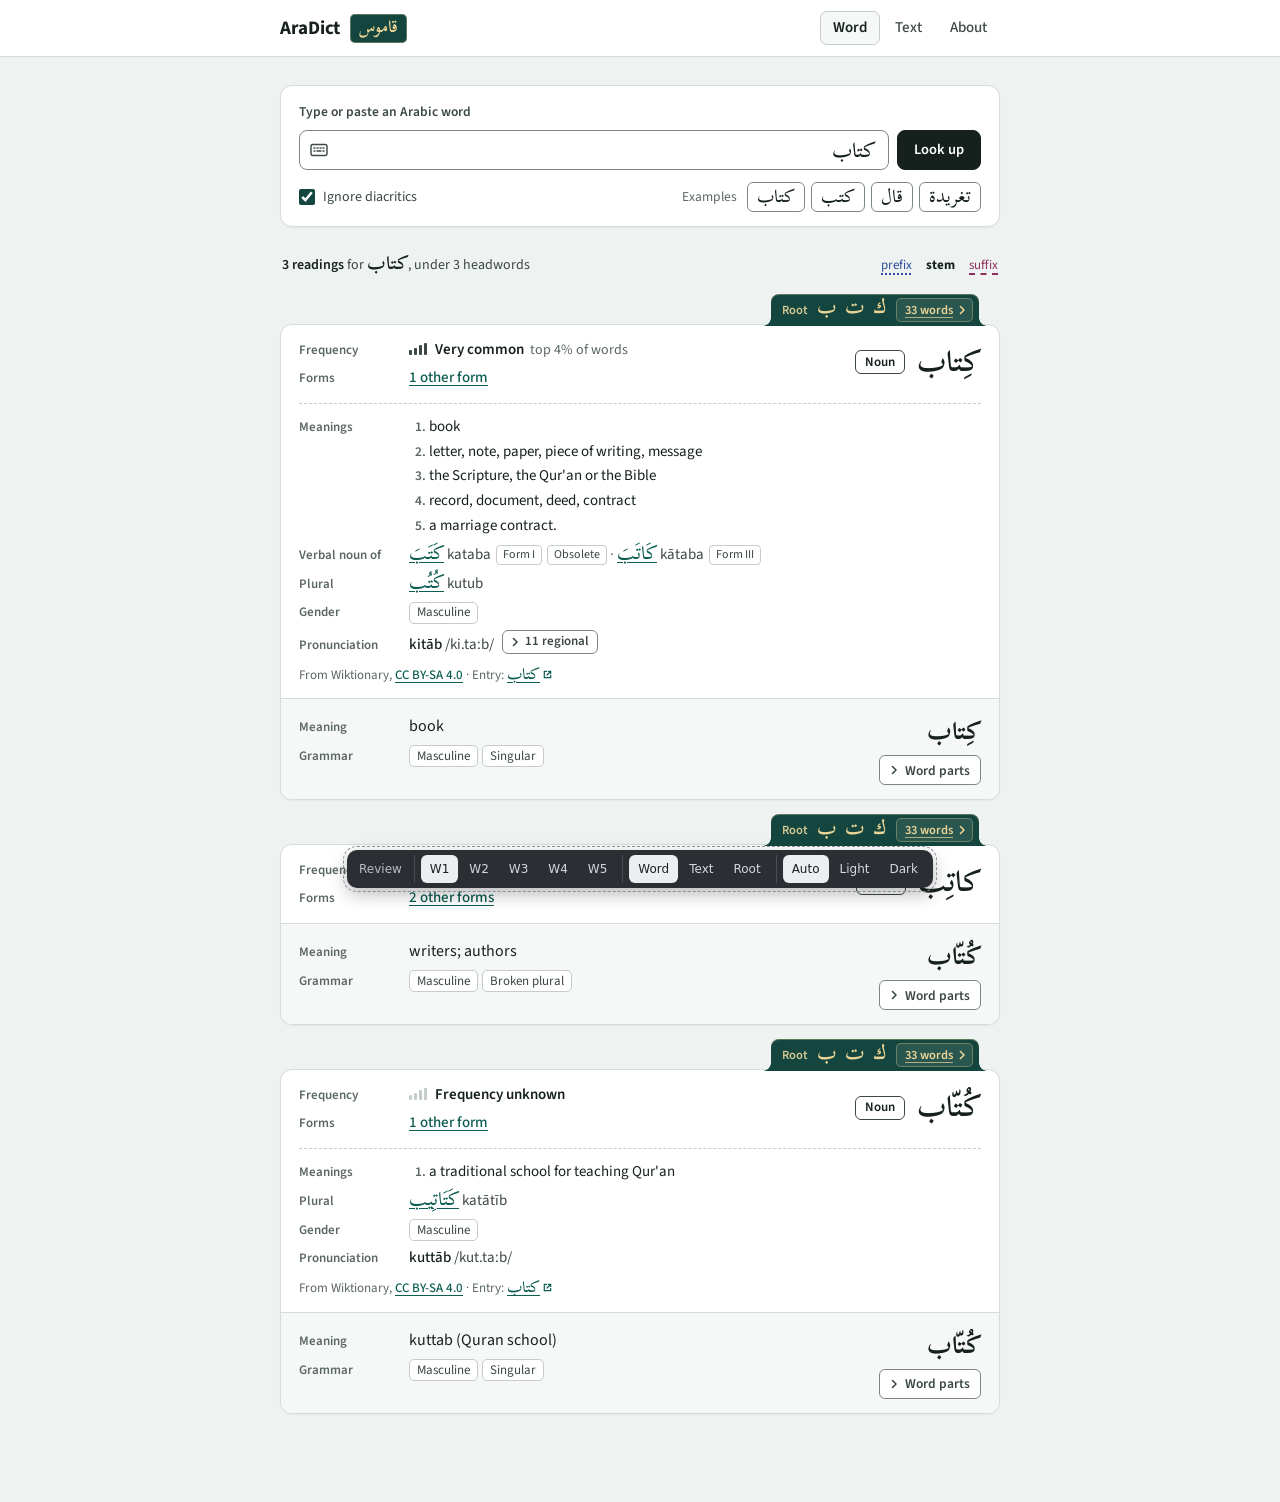
<file: prototypes/wiktionary/w1.html>
<!doctype html>
<html lang="en" data-option="w1">
<head>
<meta charset="utf-8">
<meta name="viewport" content="width=device-width, initial-scale=1">
<title>AraDict W1</title>
<link rel="preconnect" href="https://fonts.googleapis.com">
<link rel="preconnect" href="https://fonts.gstatic.com" crossorigin>
<link rel="stylesheet" href="https://fonts.googleapis.com/css2?family=Source+Sans+3:wght@400..700&family=Scheherazade+New:wght@400;500;600;700&display=swap">
<link rel="stylesheet" href="proto.css">
</head>
<body>
<header class="top">
  <div class="wrap">
    <a class="brand" href="#word" aria-label="AraDict, قاموس, home">
      <span class="brand-en">AraDict</span>
      <span class="stamp" lang="ar" dir="rtl">قاموس</span>
    </a>
    <nav aria-label="Main">
      <ul class="nav">
        <li><a href="#word" data-view="word">Word</a></li>
        <li><a href="#text" data-view="text">Text</a></li>
        <li><a href="#about" data-view="about">About</a></li>
      </ul>
    </nav>
  </div>
</header>

<main class="wrap">
  <!-- Word view -->
  <section id="v-word" aria-labelledby="wv-h">
    <h1 id="wv-h" class="sr">Word lookup</h1>
    <form class="box search" id="sf" role="search">
      <label class="lbl" for="q">Type or paste an Arabic word</label>
      <div class="row">
        <div class="field">
          <input id="q" name="q" type="text" lang="ar" dir="rtl" autocomplete="off" autocapitalize="off" spellcheck="false" enterkeyhint="search" placeholder="كلمة">
          <button type="button" class="kb-btn" id="kbBtn" aria-label="Arabic keyboard" aria-expanded="false" aria-controls="kbd">
            <svg width="20" height="20" viewBox="0 0 20 20" fill="none" stroke="currentColor" stroke-width="1.4" aria-hidden="true"><rect x="2" y="4.5" width="16" height="11" rx="2"/><path d="M5 8h1M8 8h1M11 8h1M14 8h1M5 11h1M14 11h1M8 11h4" stroke-linecap="round"/></svg>
          </button>
        </div>
        <button class="btn primary" type="submit">Look up</button>
      </div>
      <div class="kbd" id="kbd" role="group" aria-label="Arabic keyboard" hidden></div>
      <div class="opts">
        <label class="chk"><input type="checkbox" id="ign" checked> Ignore diacritics</label>
        <div class="examples">
          <span id="exl">Examples</span>
          <ul aria-labelledby="exl" id="ex"></ul>
        </div>
      </div>
    </form>
    <div class="status">
      <p id="status" role="status"></p>
      <p class="legend" id="legend"><span class="sr">How word parts are marked: </span><span class="lg-pre">prefix</span><span class="lg-stem">stem</span><span class="lg-suf">suffix</span></p>
    </div>
    <div id="results"></div>
  </section>

  <!-- Text view -->
  <section id="v-text" aria-labelledby="tv-h" hidden>
    <h1 id="tv-h" class="sr">Text analysis</h1>
    <form class="box tx-in" id="tf">
      <label class="lbl" for="ta">Paste an Arabic passage</label>
      <textarea id="ta" lang="ar" dir="rtl" rows="3" spellcheck="false">قال الطالب: كتب تغريدة عن كتاب.</textarea>
      <div class="tx-bar">
        <p class="hint">Select any word to see its readings.</p>
        <button class="btn primary" type="submit">Analyze text</button>
      </div>
    </form>
    <section class="box passage-box" aria-labelledby="pb-h">
      <div class="pb-head">
        <h2 id="pb-h">Passage<span id="pb-n"></span></h2>
        <p class="key-legend"><span><i></i>has readings</span><span><i class="u"></i>no entry</span></p>
      </div>
      <p class="passage" id="passage" lang="ar" dir="rtl"></p>
    </section>
  </section>

  <!-- Root view -->
  <section id="v-root" hidden>
    <p class="rv-back"><button type="button" class="btn sm" id="rvBack">‹ Back</button></p>
    <div id="rv"></div>
  </section>

  <!-- About view -->
  <section id="v-about" hidden>
    <div class="box about">
      <h1>About AraDict</h1>
      <p>AraDict is an Arabic–English dictionary for Modern Standard Arabic. Paste a word exactly as you found it, with or without vowel marks and with its attached prefixes and suffixes, and see every way it can be read.</p>
      <p>Readings are grouped under their dictionary headword, most common first. Each headword shows its root, its part of speech and how often it appears in news and texts.</p>
    </div>
  </section>
</main>

<div id="wp" popover role="dialog" aria-labelledby="wp-h"></div>
<div class="toast" id="toast" role="status" aria-live="polite"></div>

<div class="review" role="region" aria-label="Review controls (not part of the design)">
  <span class="rv-t">Review</span>
  <div role="group" aria-label="Option">
    <a data-opt="w1" href="w1.html">W1</a>
    <a data-opt="w2" href="w2.html">W2</a>
    <a data-opt="w3" href="w3.html">W3</a>
    <a data-opt="w4" href="w4.html">W4</a>
    <a data-opt="w5" href="w5.html">W5</a>
  </div>
  <div role="group" aria-label="Screen">
    <button type="button" data-screen="word">Word</button>
    <button type="button" data-screen="text">Text</button>
    <button type="button" data-screen="root">Root</button>
  </div>
  <div role="group" aria-label="Theme">
    <button type="button" data-theme="auto">Auto</button>
    <button type="button" data-theme="light">Light</button>
    <button type="button" data-theme="dark">Dark</button>
  </div>
</div>

<script src="camel.js"></script>
<script src="wiktionary.js"></script>
<script src="proto.js"></script>
</body>
</html>
</file>
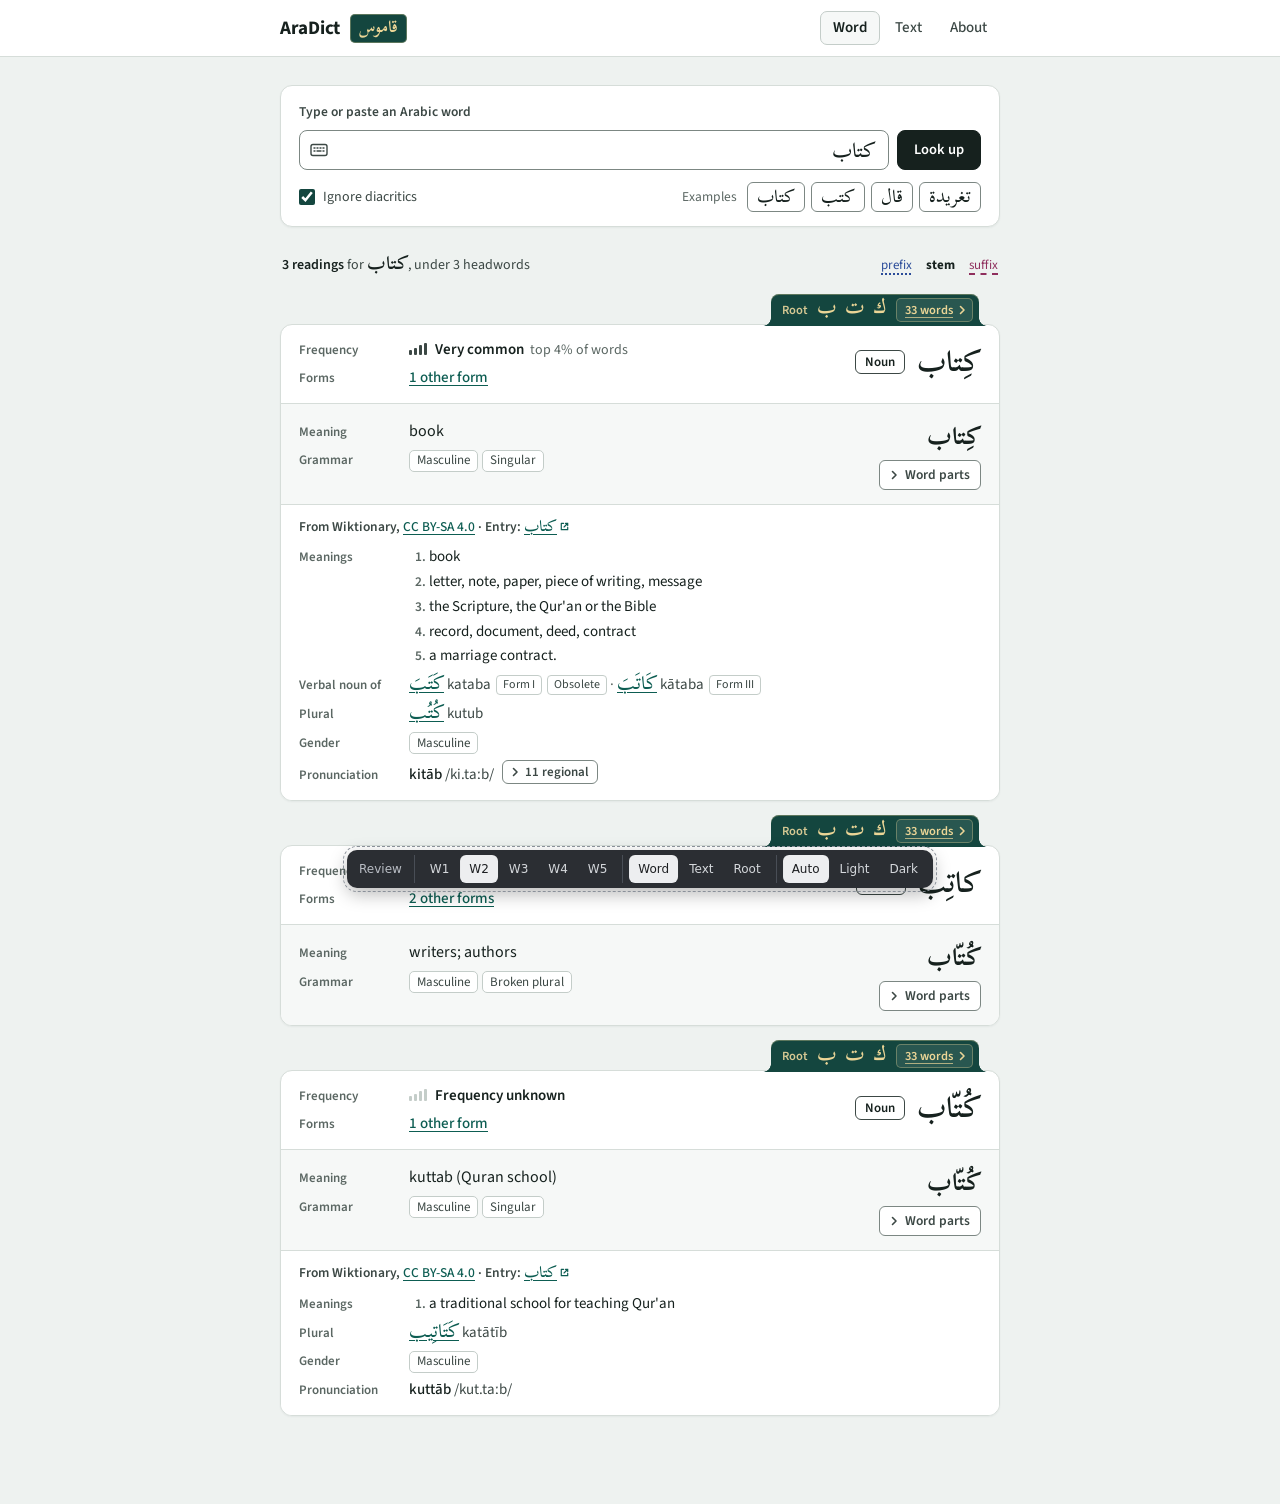
<file: prototypes/wiktionary/w2.html>
<!doctype html>
<html lang="en" data-option="w2">
<head>
<meta charset="utf-8">
<meta name="viewport" content="width=device-width, initial-scale=1">
<title>AraDict W2</title>
<link rel="preconnect" href="https://fonts.googleapis.com">
<link rel="preconnect" href="https://fonts.gstatic.com" crossorigin>
<link rel="stylesheet" href="https://fonts.googleapis.com/css2?family=Source+Sans+3:wght@400..700&family=Scheherazade+New:wght@400;500;600;700&display=swap">
<link rel="stylesheet" href="proto.css">
</head>
<body>
<header class="top">
  <div class="wrap">
    <a class="brand" href="#word" aria-label="AraDict, قاموس, home">
      <span class="brand-en">AraDict</span>
      <span class="stamp" lang="ar" dir="rtl">قاموس</span>
    </a>
    <nav aria-label="Main">
      <ul class="nav">
        <li><a href="#word" data-view="word">Word</a></li>
        <li><a href="#text" data-view="text">Text</a></li>
        <li><a href="#about" data-view="about">About</a></li>
      </ul>
    </nav>
  </div>
</header>

<main class="wrap">
  <!-- Word view -->
  <section id="v-word" aria-labelledby="wv-h">
    <h1 id="wv-h" class="sr">Word lookup</h1>
    <form class="box search" id="sf" role="search">
      <label class="lbl" for="q">Type or paste an Arabic word</label>
      <div class="row">
        <div class="field">
          <input id="q" name="q" type="text" lang="ar" dir="rtl" autocomplete="off" autocapitalize="off" spellcheck="false" enterkeyhint="search" placeholder="كلمة">
          <button type="button" class="kb-btn" id="kbBtn" aria-label="Arabic keyboard" aria-expanded="false" aria-controls="kbd">
            <svg width="20" height="20" viewBox="0 0 20 20" fill="none" stroke="currentColor" stroke-width="1.4" aria-hidden="true"><rect x="2" y="4.5" width="16" height="11" rx="2"/><path d="M5 8h1M8 8h1M11 8h1M14 8h1M5 11h1M14 11h1M8 11h4" stroke-linecap="round"/></svg>
          </button>
        </div>
        <button class="btn primary" type="submit">Look up</button>
      </div>
      <div class="kbd" id="kbd" role="group" aria-label="Arabic keyboard" hidden></div>
      <div class="opts">
        <label class="chk"><input type="checkbox" id="ign" checked> Ignore diacritics</label>
        <div class="examples">
          <span id="exl">Examples</span>
          <ul aria-labelledby="exl" id="ex"></ul>
        </div>
      </div>
    </form>
    <div class="status">
      <p id="status" role="status"></p>
      <p class="legend" id="legend"><span class="sr">How word parts are marked: </span><span class="lg-pre">prefix</span><span class="lg-stem">stem</span><span class="lg-suf">suffix</span></p>
    </div>
    <div id="results"></div>
  </section>

  <!-- Text view -->
  <section id="v-text" aria-labelledby="tv-h" hidden>
    <h1 id="tv-h" class="sr">Text analysis</h1>
    <form class="box tx-in" id="tf">
      <label class="lbl" for="ta">Paste an Arabic passage</label>
      <textarea id="ta" lang="ar" dir="rtl" rows="3" spellcheck="false">قال الطالب: كتب تغريدة عن كتاب.</textarea>
      <div class="tx-bar">
        <p class="hint">Select any word to see its readings.</p>
        <button class="btn primary" type="submit">Analyze text</button>
      </div>
    </form>
    <section class="box passage-box" aria-labelledby="pb-h">
      <div class="pb-head">
        <h2 id="pb-h">Passage<span id="pb-n"></span></h2>
        <p class="key-legend"><span><i></i>has readings</span><span><i class="u"></i>no entry</span></p>
      </div>
      <p class="passage" id="passage" lang="ar" dir="rtl"></p>
    </section>
  </section>

  <!-- Root view -->
  <section id="v-root" hidden>
    <p class="rv-back"><button type="button" class="btn sm" id="rvBack">‹ Back</button></p>
    <div id="rv"></div>
  </section>

  <!-- About view -->
  <section id="v-about" hidden>
    <div class="box about">
      <h1>About AraDict</h1>
      <p>AraDict is an Arabic–English dictionary for Modern Standard Arabic. Paste a word exactly as you found it, with or without vowel marks and with its attached prefixes and suffixes, and see every way it can be read.</p>
      <p>Readings are grouped under their dictionary headword, most common first. Each headword shows its root, its part of speech and how often it appears in news and texts.</p>
    </div>
  </section>
</main>

<div id="wp" popover role="dialog" aria-labelledby="wp-h"></div>
<div class="toast" id="toast" role="status" aria-live="polite"></div>

<div class="review" role="region" aria-label="Review controls (not part of the design)">
  <span class="rv-t">Review</span>
  <div role="group" aria-label="Option">
    <a data-opt="w1" href="w1.html">W1</a>
    <a data-opt="w2" href="w2.html">W2</a>
    <a data-opt="w3" href="w3.html">W3</a>
    <a data-opt="w4" href="w4.html">W4</a>
    <a data-opt="w5" href="w5.html">W5</a>
  </div>
  <div role="group" aria-label="Screen">
    <button type="button" data-screen="word">Word</button>
    <button type="button" data-screen="text">Text</button>
    <button type="button" data-screen="root">Root</button>
  </div>
  <div role="group" aria-label="Theme">
    <button type="button" data-theme="auto">Auto</button>
    <button type="button" data-theme="light">Light</button>
    <button type="button" data-theme="dark">Dark</button>
  </div>
</div>

<script src="camel.js"></script>
<script src="wiktionary.js"></script>
<script src="proto.js"></script>
</body>
</html>
</file>
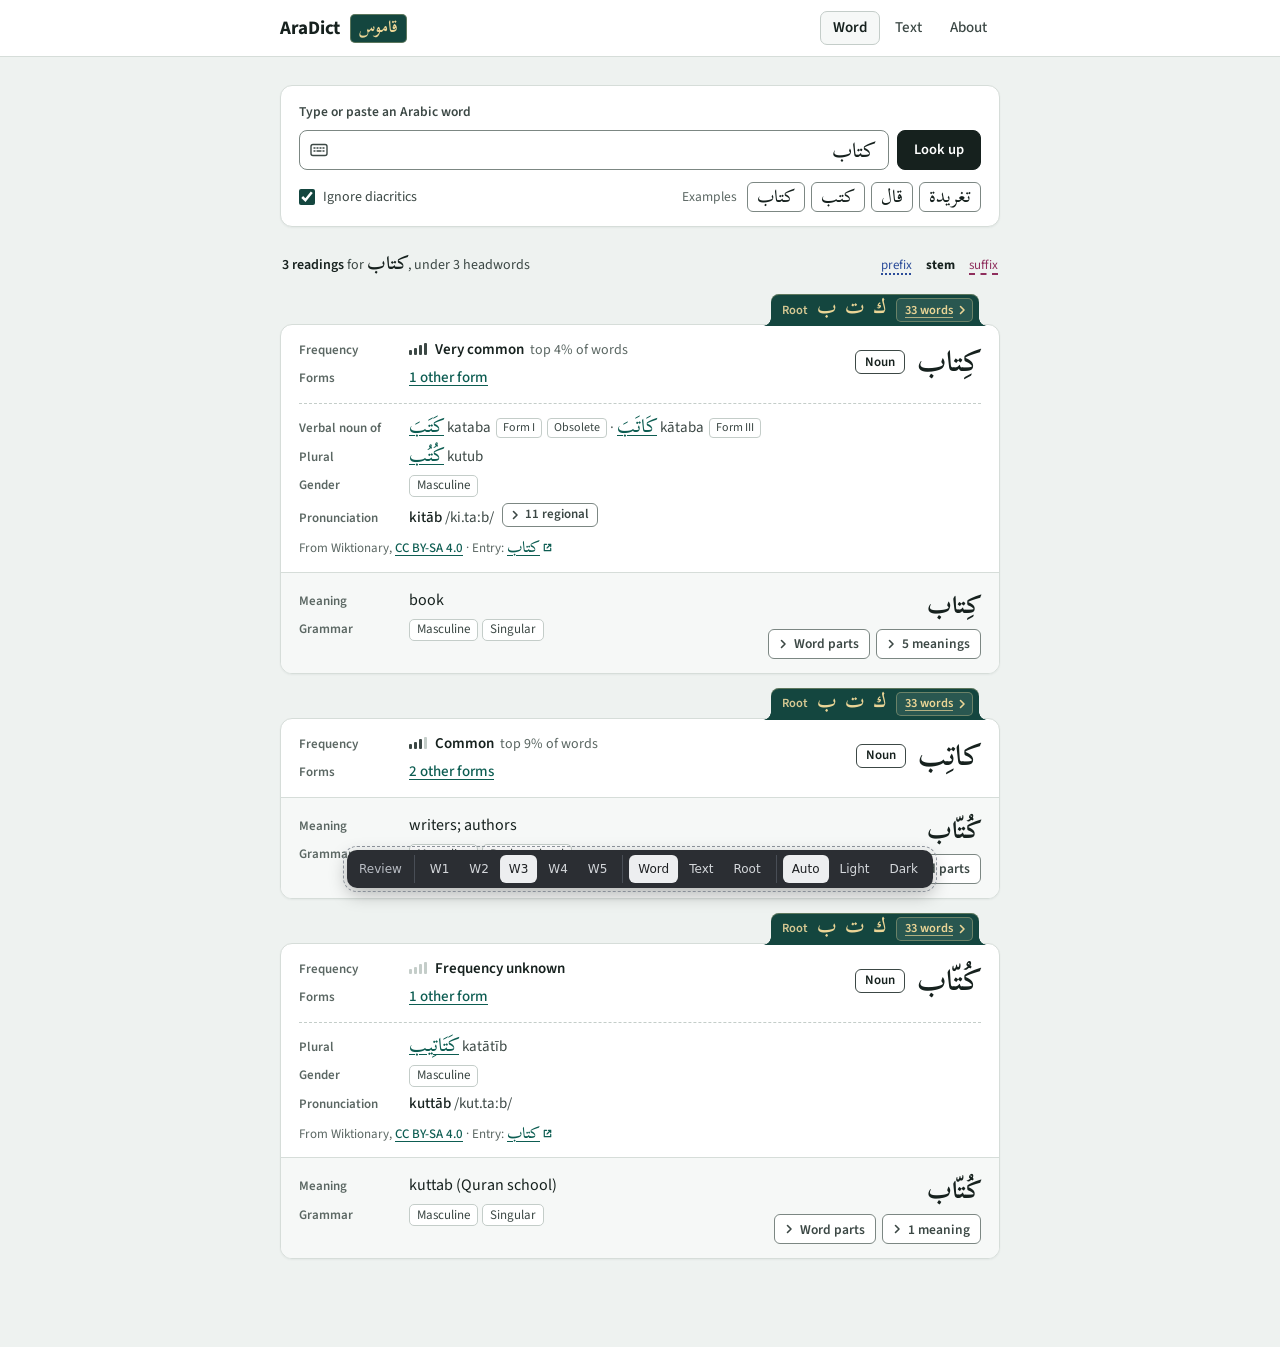
<file: prototypes/wiktionary/w3.html>
<!doctype html>
<html lang="en" data-option="w3">
<head>
<meta charset="utf-8">
<meta name="viewport" content="width=device-width, initial-scale=1">
<title>AraDict W3</title>
<link rel="preconnect" href="https://fonts.googleapis.com">
<link rel="preconnect" href="https://fonts.gstatic.com" crossorigin>
<link rel="stylesheet" href="https://fonts.googleapis.com/css2?family=Source+Sans+3:wght@400..700&family=Scheherazade+New:wght@400;500;600;700&display=swap">
<link rel="stylesheet" href="proto.css">
</head>
<body>
<header class="top">
  <div class="wrap">
    <a class="brand" href="#word" aria-label="AraDict, قاموس, home">
      <span class="brand-en">AraDict</span>
      <span class="stamp" lang="ar" dir="rtl">قاموس</span>
    </a>
    <nav aria-label="Main">
      <ul class="nav">
        <li><a href="#word" data-view="word">Word</a></li>
        <li><a href="#text" data-view="text">Text</a></li>
        <li><a href="#about" data-view="about">About</a></li>
      </ul>
    </nav>
  </div>
</header>

<main class="wrap">
  <!-- Word view -->
  <section id="v-word" aria-labelledby="wv-h">
    <h1 id="wv-h" class="sr">Word lookup</h1>
    <form class="box search" id="sf" role="search">
      <label class="lbl" for="q">Type or paste an Arabic word</label>
      <div class="row">
        <div class="field">
          <input id="q" name="q" type="text" lang="ar" dir="rtl" autocomplete="off" autocapitalize="off" spellcheck="false" enterkeyhint="search" placeholder="كلمة">
          <button type="button" class="kb-btn" id="kbBtn" aria-label="Arabic keyboard" aria-expanded="false" aria-controls="kbd">
            <svg width="20" height="20" viewBox="0 0 20 20" fill="none" stroke="currentColor" stroke-width="1.4" aria-hidden="true"><rect x="2" y="4.5" width="16" height="11" rx="2"/><path d="M5 8h1M8 8h1M11 8h1M14 8h1M5 11h1M14 11h1M8 11h4" stroke-linecap="round"/></svg>
          </button>
        </div>
        <button class="btn primary" type="submit">Look up</button>
      </div>
      <div class="kbd" id="kbd" role="group" aria-label="Arabic keyboard" hidden></div>
      <div class="opts">
        <label class="chk"><input type="checkbox" id="ign" checked> Ignore diacritics</label>
        <div class="examples">
          <span id="exl">Examples</span>
          <ul aria-labelledby="exl" id="ex"></ul>
        </div>
      </div>
    </form>
    <div class="status">
      <p id="status" role="status"></p>
      <p class="legend" id="legend"><span class="sr">How word parts are marked: </span><span class="lg-pre">prefix</span><span class="lg-stem">stem</span><span class="lg-suf">suffix</span></p>
    </div>
    <div id="results"></div>
  </section>

  <!-- Text view -->
  <section id="v-text" aria-labelledby="tv-h" hidden>
    <h1 id="tv-h" class="sr">Text analysis</h1>
    <form class="box tx-in" id="tf">
      <label class="lbl" for="ta">Paste an Arabic passage</label>
      <textarea id="ta" lang="ar" dir="rtl" rows="3" spellcheck="false">قال الطالب: كتب تغريدة عن كتاب.</textarea>
      <div class="tx-bar">
        <p class="hint">Select any word to see its readings.</p>
        <button class="btn primary" type="submit">Analyze text</button>
      </div>
    </form>
    <section class="box passage-box" aria-labelledby="pb-h">
      <div class="pb-head">
        <h2 id="pb-h">Passage<span id="pb-n"></span></h2>
        <p class="key-legend"><span><i></i>has readings</span><span><i class="u"></i>no entry</span></p>
      </div>
      <p class="passage" id="passage" lang="ar" dir="rtl"></p>
    </section>
  </section>

  <!-- Root view -->
  <section id="v-root" hidden>
    <p class="rv-back"><button type="button" class="btn sm" id="rvBack">‹ Back</button></p>
    <div id="rv"></div>
  </section>

  <!-- About view -->
  <section id="v-about" hidden>
    <div class="box about">
      <h1>About AraDict</h1>
      <p>AraDict is an Arabic–English dictionary for Modern Standard Arabic. Paste a word exactly as you found it, with or without vowel marks and with its attached prefixes and suffixes, and see every way it can be read.</p>
      <p>Readings are grouped under their dictionary headword, most common first. Each headword shows its root, its part of speech and how often it appears in news and texts.</p>
    </div>
  </section>
</main>

<div id="wp" popover role="dialog" aria-labelledby="wp-h"></div>
<div class="toast" id="toast" role="status" aria-live="polite"></div>

<div class="review" role="region" aria-label="Review controls (not part of the design)">
  <span class="rv-t">Review</span>
  <div role="group" aria-label="Option">
    <a data-opt="w1" href="w1.html">W1</a>
    <a data-opt="w2" href="w2.html">W2</a>
    <a data-opt="w3" href="w3.html">W3</a>
    <a data-opt="w4" href="w4.html">W4</a>
    <a data-opt="w5" href="w5.html">W5</a>
  </div>
  <div role="group" aria-label="Screen">
    <button type="button" data-screen="word">Word</button>
    <button type="button" data-screen="text">Text</button>
    <button type="button" data-screen="root">Root</button>
  </div>
  <div role="group" aria-label="Theme">
    <button type="button" data-theme="auto">Auto</button>
    <button type="button" data-theme="light">Light</button>
    <button type="button" data-theme="dark">Dark</button>
  </div>
</div>

<script src="camel.js"></script>
<script src="wiktionary.js"></script>
<script src="proto.js"></script>
</body>
</html>
</file>
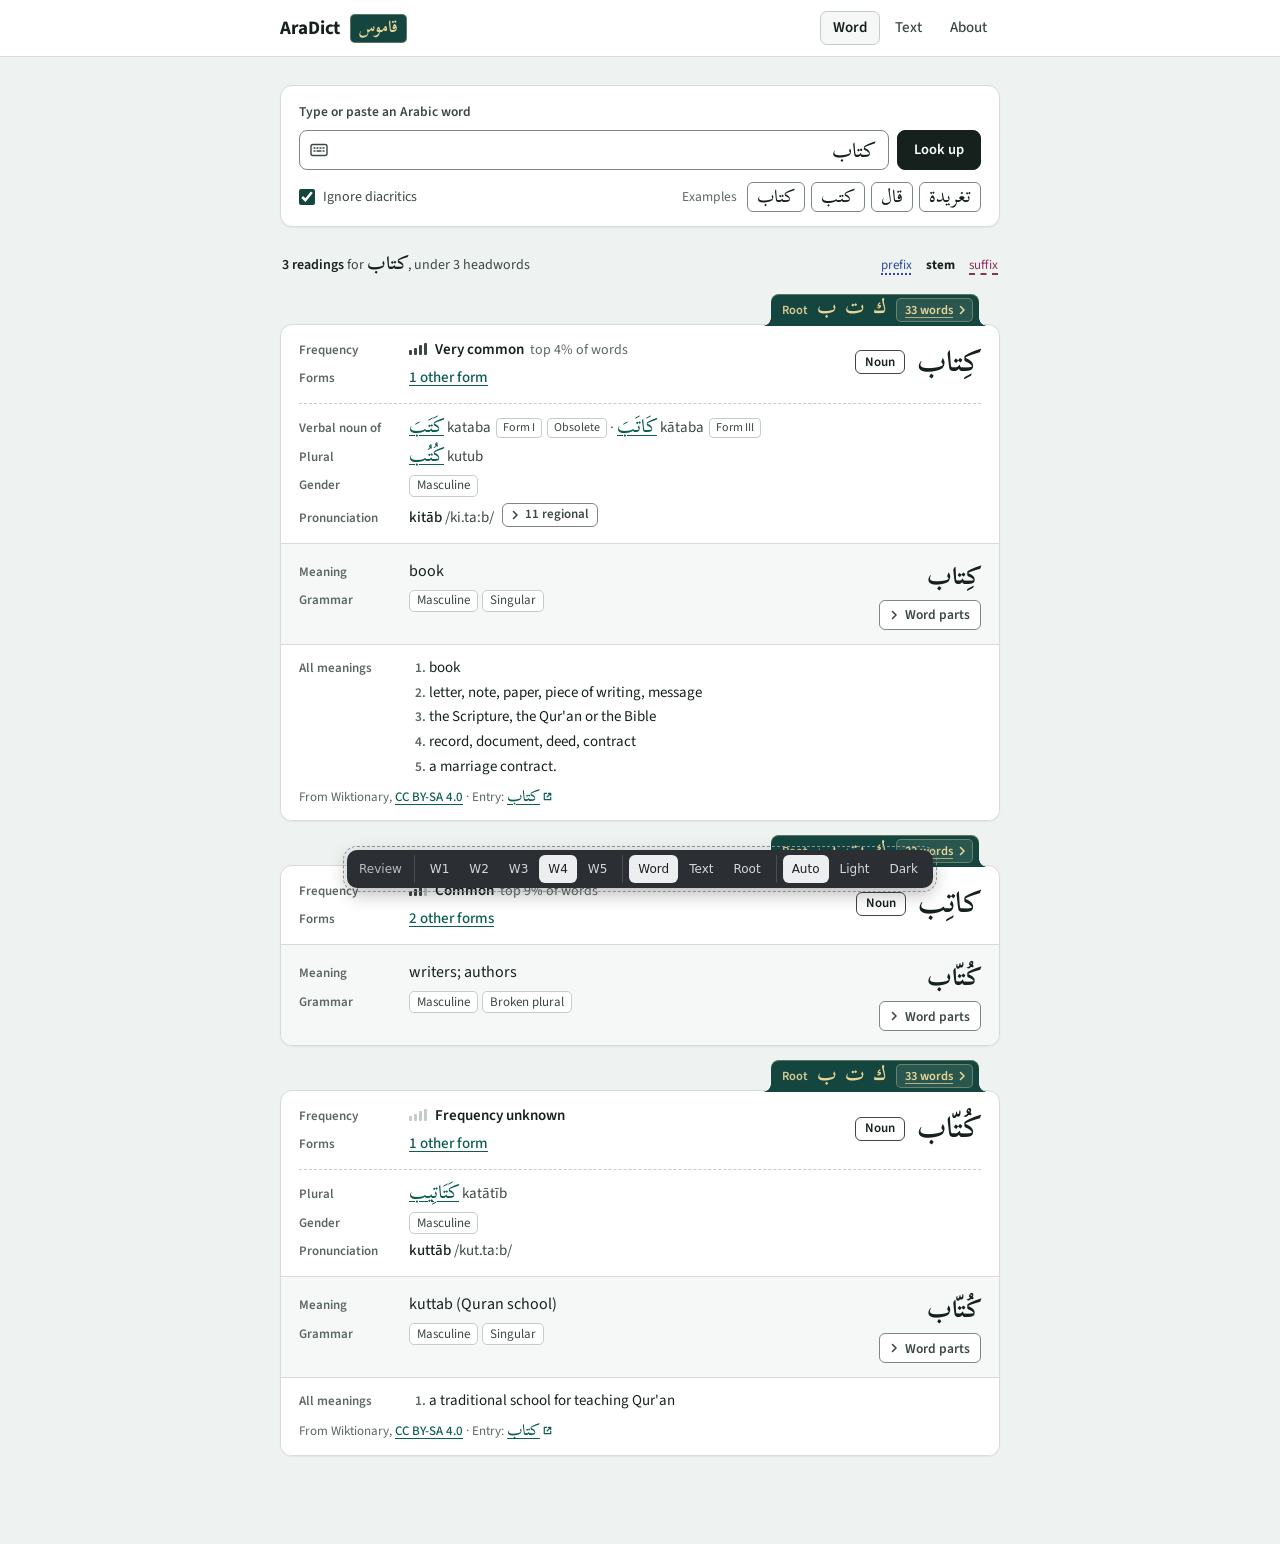
<file: prototypes/wiktionary/w4.html>
<!doctype html>
<html lang="en" data-option="w4">
<head>
<meta charset="utf-8">
<meta name="viewport" content="width=device-width, initial-scale=1">
<title>AraDict W4</title>
<link rel="preconnect" href="https://fonts.googleapis.com">
<link rel="preconnect" href="https://fonts.gstatic.com" crossorigin>
<link rel="stylesheet" href="https://fonts.googleapis.com/css2?family=Source+Sans+3:wght@400..700&family=Scheherazade+New:wght@400;500;600;700&display=swap">
<link rel="stylesheet" href="proto.css">
</head>
<body>
<header class="top">
  <div class="wrap">
    <a class="brand" href="#word" aria-label="AraDict, قاموس, home">
      <span class="brand-en">AraDict</span>
      <span class="stamp" lang="ar" dir="rtl">قاموس</span>
    </a>
    <nav aria-label="Main">
      <ul class="nav">
        <li><a href="#word" data-view="word">Word</a></li>
        <li><a href="#text" data-view="text">Text</a></li>
        <li><a href="#about" data-view="about">About</a></li>
      </ul>
    </nav>
  </div>
</header>

<main class="wrap">
  <!-- Word view -->
  <section id="v-word" aria-labelledby="wv-h">
    <h1 id="wv-h" class="sr">Word lookup</h1>
    <form class="box search" id="sf" role="search">
      <label class="lbl" for="q">Type or paste an Arabic word</label>
      <div class="row">
        <div class="field">
          <input id="q" name="q" type="text" lang="ar" dir="rtl" autocomplete="off" autocapitalize="off" spellcheck="false" enterkeyhint="search" placeholder="كلمة">
          <button type="button" class="kb-btn" id="kbBtn" aria-label="Arabic keyboard" aria-expanded="false" aria-controls="kbd">
            <svg width="20" height="20" viewBox="0 0 20 20" fill="none" stroke="currentColor" stroke-width="1.4" aria-hidden="true"><rect x="2" y="4.5" width="16" height="11" rx="2"/><path d="M5 8h1M8 8h1M11 8h1M14 8h1M5 11h1M14 11h1M8 11h4" stroke-linecap="round"/></svg>
          </button>
        </div>
        <button class="btn primary" type="submit">Look up</button>
      </div>
      <div class="kbd" id="kbd" role="group" aria-label="Arabic keyboard" hidden></div>
      <div class="opts">
        <label class="chk"><input type="checkbox" id="ign" checked> Ignore diacritics</label>
        <div class="examples">
          <span id="exl">Examples</span>
          <ul aria-labelledby="exl" id="ex"></ul>
        </div>
      </div>
    </form>
    <div class="status">
      <p id="status" role="status"></p>
      <p class="legend" id="legend"><span class="sr">How word parts are marked: </span><span class="lg-pre">prefix</span><span class="lg-stem">stem</span><span class="lg-suf">suffix</span></p>
    </div>
    <div id="results"></div>
  </section>

  <!-- Text view -->
  <section id="v-text" aria-labelledby="tv-h" hidden>
    <h1 id="tv-h" class="sr">Text analysis</h1>
    <form class="box tx-in" id="tf">
      <label class="lbl" for="ta">Paste an Arabic passage</label>
      <textarea id="ta" lang="ar" dir="rtl" rows="3" spellcheck="false">قال الطالب: كتب تغريدة عن كتاب.</textarea>
      <div class="tx-bar">
        <p class="hint">Select any word to see its readings.</p>
        <button class="btn primary" type="submit">Analyze text</button>
      </div>
    </form>
    <section class="box passage-box" aria-labelledby="pb-h">
      <div class="pb-head">
        <h2 id="pb-h">Passage<span id="pb-n"></span></h2>
        <p class="key-legend"><span><i></i>has readings</span><span><i class="u"></i>no entry</span></p>
      </div>
      <p class="passage" id="passage" lang="ar" dir="rtl"></p>
    </section>
  </section>

  <!-- Root view -->
  <section id="v-root" hidden>
    <p class="rv-back"><button type="button" class="btn sm" id="rvBack">‹ Back</button></p>
    <div id="rv"></div>
  </section>

  <!-- About view -->
  <section id="v-about" hidden>
    <div class="box about">
      <h1>About AraDict</h1>
      <p>AraDict is an Arabic–English dictionary for Modern Standard Arabic. Paste a word exactly as you found it, with or without vowel marks and with its attached prefixes and suffixes, and see every way it can be read.</p>
      <p>Readings are grouped under their dictionary headword, most common first. Each headword shows its root, its part of speech and how often it appears in news and texts.</p>
    </div>
  </section>
</main>

<div id="wp" popover role="dialog" aria-labelledby="wp-h"></div>
<div class="toast" id="toast" role="status" aria-live="polite"></div>

<div class="review" role="region" aria-label="Review controls (not part of the design)">
  <span class="rv-t">Review</span>
  <div role="group" aria-label="Option">
    <a data-opt="w1" href="w1.html">W1</a>
    <a data-opt="w2" href="w2.html">W2</a>
    <a data-opt="w3" href="w3.html">W3</a>
    <a data-opt="w4" href="w4.html">W4</a>
    <a data-opt="w5" href="w5.html">W5</a>
  </div>
  <div role="group" aria-label="Screen">
    <button type="button" data-screen="word">Word</button>
    <button type="button" data-screen="text">Text</button>
    <button type="button" data-screen="root">Root</button>
  </div>
  <div role="group" aria-label="Theme">
    <button type="button" data-theme="auto">Auto</button>
    <button type="button" data-theme="light">Light</button>
    <button type="button" data-theme="dark">Dark</button>
  </div>
</div>

<script src="camel.js"></script>
<script src="wiktionary.js"></script>
<script src="proto.js"></script>
</body>
</html>
</file>
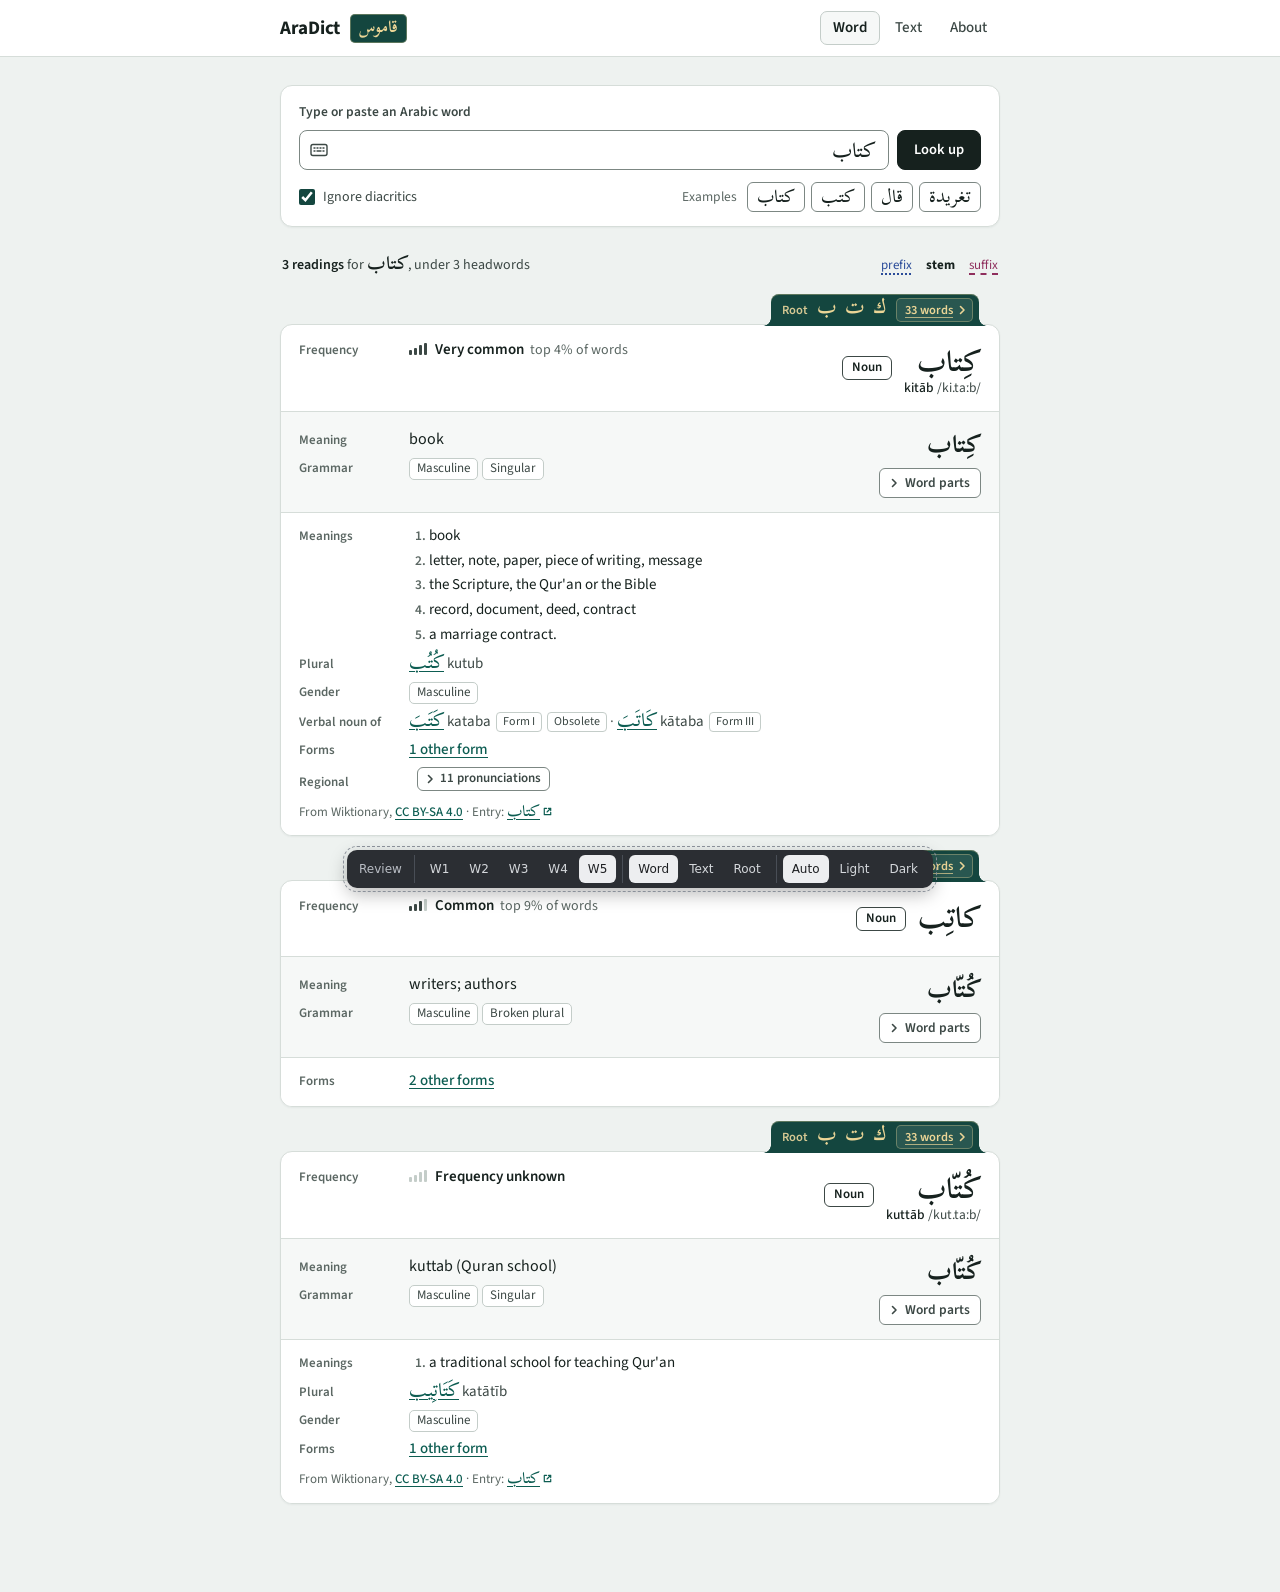
<file: prototypes/wiktionary/w5.html>
<!doctype html>
<html lang="en" data-option="w5">
<head>
<meta charset="utf-8">
<meta name="viewport" content="width=device-width, initial-scale=1">
<title>AraDict W5</title>
<link rel="preconnect" href="https://fonts.googleapis.com">
<link rel="preconnect" href="https://fonts.gstatic.com" crossorigin>
<link rel="stylesheet" href="https://fonts.googleapis.com/css2?family=Source+Sans+3:wght@400..700&family=Scheherazade+New:wght@400;500;600;700&display=swap">
<link rel="stylesheet" href="proto.css">
</head>
<body>
<header class="top">
  <div class="wrap">
    <a class="brand" href="#word" aria-label="AraDict, قاموس, home">
      <span class="brand-en">AraDict</span>
      <span class="stamp" lang="ar" dir="rtl">قاموس</span>
    </a>
    <nav aria-label="Main">
      <ul class="nav">
        <li><a href="#word" data-view="word">Word</a></li>
        <li><a href="#text" data-view="text">Text</a></li>
        <li><a href="#about" data-view="about">About</a></li>
      </ul>
    </nav>
  </div>
</header>

<main class="wrap">
  <!-- Word view -->
  <section id="v-word" aria-labelledby="wv-h">
    <h1 id="wv-h" class="sr">Word lookup</h1>
    <form class="box search" id="sf" role="search">
      <label class="lbl" for="q">Type or paste an Arabic word</label>
      <div class="row">
        <div class="field">
          <input id="q" name="q" type="text" lang="ar" dir="rtl" autocomplete="off" autocapitalize="off" spellcheck="false" enterkeyhint="search" placeholder="كلمة">
          <button type="button" class="kb-btn" id="kbBtn" aria-label="Arabic keyboard" aria-expanded="false" aria-controls="kbd">
            <svg width="20" height="20" viewBox="0 0 20 20" fill="none" stroke="currentColor" stroke-width="1.4" aria-hidden="true"><rect x="2" y="4.5" width="16" height="11" rx="2"/><path d="M5 8h1M8 8h1M11 8h1M14 8h1M5 11h1M14 11h1M8 11h4" stroke-linecap="round"/></svg>
          </button>
        </div>
        <button class="btn primary" type="submit">Look up</button>
      </div>
      <div class="kbd" id="kbd" role="group" aria-label="Arabic keyboard" hidden></div>
      <div class="opts">
        <label class="chk"><input type="checkbox" id="ign" checked> Ignore diacritics</label>
        <div class="examples">
          <span id="exl">Examples</span>
          <ul aria-labelledby="exl" id="ex"></ul>
        </div>
      </div>
    </form>
    <div class="status">
      <p id="status" role="status"></p>
      <p class="legend" id="legend"><span class="sr">How word parts are marked: </span><span class="lg-pre">prefix</span><span class="lg-stem">stem</span><span class="lg-suf">suffix</span></p>
    </div>
    <div id="results"></div>
  </section>

  <!-- Text view -->
  <section id="v-text" aria-labelledby="tv-h" hidden>
    <h1 id="tv-h" class="sr">Text analysis</h1>
    <form class="box tx-in" id="tf">
      <label class="lbl" for="ta">Paste an Arabic passage</label>
      <textarea id="ta" lang="ar" dir="rtl" rows="3" spellcheck="false">قال الطالب: كتب تغريدة عن كتاب.</textarea>
      <div class="tx-bar">
        <p class="hint">Select any word to see its readings.</p>
        <button class="btn primary" type="submit">Analyze text</button>
      </div>
    </form>
    <section class="box passage-box" aria-labelledby="pb-h">
      <div class="pb-head">
        <h2 id="pb-h">Passage<span id="pb-n"></span></h2>
        <p class="key-legend"><span><i></i>has readings</span><span><i class="u"></i>no entry</span></p>
      </div>
      <p class="passage" id="passage" lang="ar" dir="rtl"></p>
    </section>
  </section>

  <!-- Root view -->
  <section id="v-root" hidden>
    <p class="rv-back"><button type="button" class="btn sm" id="rvBack">‹ Back</button></p>
    <div id="rv"></div>
  </section>

  <!-- About view -->
  <section id="v-about" hidden>
    <div class="box about">
      <h1>About AraDict</h1>
      <p>AraDict is an Arabic–English dictionary for Modern Standard Arabic. Paste a word exactly as you found it, with or without vowel marks and with its attached prefixes and suffixes, and see every way it can be read.</p>
      <p>Readings are grouped under their dictionary headword, most common first. Each headword shows its root, its part of speech and how often it appears in news and texts.</p>
    </div>
  </section>
</main>

<div id="wp" popover role="dialog" aria-labelledby="wp-h"></div>
<div class="toast" id="toast" role="status" aria-live="polite"></div>

<div class="review" role="region" aria-label="Review controls (not part of the design)">
  <span class="rv-t">Review</span>
  <div role="group" aria-label="Option">
    <a data-opt="w1" href="w1.html">W1</a>
    <a data-opt="w2" href="w2.html">W2</a>
    <a data-opt="w3" href="w3.html">W3</a>
    <a data-opt="w4" href="w4.html">W4</a>
    <a data-opt="w5" href="w5.html">W5</a>
  </div>
  <div role="group" aria-label="Screen">
    <button type="button" data-screen="word">Word</button>
    <button type="button" data-screen="text">Text</button>
    <button type="button" data-screen="root">Root</button>
  </div>
  <div role="group" aria-label="Theme">
    <button type="button" data-theme="auto">Auto</button>
    <button type="button" data-theme="light">Light</button>
    <button type="button" data-theme="dark">Dark</button>
  </div>
</div>

<script src="camel.js"></script>
<script src="wiktionary.js"></script>
<script src="proto.js"></script>
</body>
</html>
</file>
<file: prototypes/wiktionary/proto.css>
/* M1 Cloth Tab (visual-identity/m1.html), unchanged above the "Wiktionary layer" section except where marked. */
/* Cloth Tab: N2's bound-book calm, set in a humanist sans.
   Bookcloth green + gilt is reserved for the root tab (and the brand stamp);
   everything else is quiet grey-green, labelled in a left gutter. */
:root {
  color-scheme: light;
  --paper: #EEF2F0; --leaf: #FFFFFF; --tray: #F6F8F7; --tray-2: #E7ECE9;
  --ink: #16211E; --ink-2: #3C4845; --ink-3: #5B6763;
  --line: #D6DDD9; --line-2: #C4CDC9; --edge: #7C8783;
  --cloth: #14463F; --cloth-hi: #1C5A51; --gilt: #EBD596; --gilt-2: #D6C893; --fillet: rgb(235 213 150 / .34);
  --link: #0D5D52; --focus: #0D6D60;
  --pre: #2B4C99; --pre-bg: #EEF2FB; --suf: #8F2F5D; --suf-bg: #FBEFF5;
  --btn: #16211E; --btn-ink: #FFFFFF; --btn-hover: #2C3935;
  --hl-bg: #14463F; --hl-ink: #FFFFFF;
  --shadow: 0 1px 2px rgb(20 40 35 / .05);
  --pop-shadow: 0 18px 44px -14px rgb(16 40 34 / .32), 0 2px 8px rgb(16 40 34 / .10);
  --scrim: rgb(8 16 14 / .38);
  --f-ar: "Scheherazade New", "Noto Naskh Arabic", serif;
  --f-ui: "Source Sans 3", "Source Sans Pro", system-ui, sans-serif;
}
@media (prefers-color-scheme: dark) {
  :root:not([data-theme="light"]) {
    color-scheme: dark;
    --paper: #0E1513; --leaf: #151D1B; --tray: #1A2321; --tray-2: #232E2B;
    --ink: #E5ECE9; --ink-2: #BAC6C2; --ink-3: #97A4A0;
    --line: #28332F; --line-2: #37443F; --edge: #717E7A;
    --cloth: #1E5047; --cloth-hi: #245C52; --gilt: #EDD892; --gilt-2: #DACB93; --fillet: rgb(237 216 146 / .36);
    --link: #86CDBD; --focus: #8AD3C2;
    --pre: #A8BBF3; --pre-bg: #1B2340; --suf: #EFA6C6; --suf-bg: #35202A;
    --btn: #E5ECE9; --btn-ink: #0E1513; --btn-hover: #C9D3CF;
    --hl-bg: #86CDBD; --hl-ink: #0E1513;
    --shadow: none;
    --pop-shadow: 0 18px 44px -10px rgb(0 0 0 / .6), 0 0 0 1px rgb(255 255 255 / .03);
    --scrim: rgb(0 0 0 / .5);
  }
}
:root[data-theme="dark"] {
  color-scheme: dark;
  --paper: #0E1513; --leaf: #151D1B; --tray: #1A2321; --tray-2: #232E2B;
  --ink: #E5ECE9; --ink-2: #BAC6C2; --ink-3: #97A4A0;
  --line: #28332F; --line-2: #37443F; --edge: #717E7A;
  --cloth: #1E5047; --cloth-hi: #245C52; --gilt: #EDD892; --gilt-2: #DACB93; --fillet: rgb(237 216 146 / .36);
  --link: #86CDBD; --focus: #8AD3C2;
  --pre: #A8BBF3; --pre-bg: #1B2340; --suf: #EFA6C6; --suf-bg: #35202A;
  --btn: #E5ECE9; --btn-ink: #0E1513; --btn-hover: #C9D3CF;
  --hl-bg: #86CDBD; --hl-ink: #0E1513;
  --shadow: none;
  --pop-shadow: 0 18px 44px -10px rgb(0 0 0 / .6), 0 0 0 1px rgb(255 255 255 / .03);
  --scrim: rgb(0 0 0 / .5);
}

*, *::before, *::after { box-sizing: border-box; }
html { background: var(--paper); -webkit-text-size-adjust: 100%; }
body {
  margin: 0; min-height: 100vh; padding-bottom: 88px;
  background: var(--paper); color: var(--ink);
  font: 400 15px/1.5 var(--f-ui);
  -webkit-font-smoothing: antialiased;
}
[lang="ar"] { font-family: var(--f-ar); }
button, input, textarea { font: inherit; color: inherit; }
button { cursor: pointer; }
:focus-visible { outline: 2px solid var(--focus); outline-offset: 2px; }
.sr { position: absolute; width: 1px; height: 1px; overflow: hidden; clip-path: inset(50%); white-space: nowrap; }
[hidden] { display: none !important; }
p, h1, h2, h3, ul, ol, dl, dd { margin: 0; }
.wrap { max-width: 768px; margin: 0 auto; padding: 0 24px; }

/* Header */
.top { background: var(--leaf); border-bottom: 1px solid var(--line); }
.top .wrap { display: flex; align-items: center; justify-content: space-between; height: 56px; }
.brand { display: inline-flex; align-items: center; gap: 10px; color: var(--ink); text-decoration: none; border-radius: 6px; }
.brand-en { font: 700 19px/1 var(--f-ui); letter-spacing: -.005em; }
.stamp {
  font: 600 17px/1 var(--f-ar); color: var(--gilt); background: var(--cloth);
  padding: 4px 9px 8px; border-radius: 5px; box-shadow: inset 0 0 0 1px var(--fillet);
}
.nav { display: flex; gap: 2px; list-style: none; padding: 0; }
.nav a {
  display: inline-flex; align-items: center; height: 34px; padding: 0 12px;
  border: 1px solid transparent; border-radius: 7px;
  color: var(--ink-2); text-decoration: none; font-weight: 500;
}
.nav a:hover { color: var(--ink); background: var(--tray); }
.nav a[aria-current="page"] { color: var(--ink); border-color: var(--line-2); background: var(--tray); font-weight: 600; }

main.wrap { padding-top: 28px; }
.box { background: var(--leaf); border: 1px solid var(--line); border-radius: 12px; box-shadow: var(--shadow); }

/* Buttons */
.btn {
  display: inline-flex; align-items: center; justify-content: center; gap: 6px;
  height: 40px; padding: 0 16px; border-radius: 8px;
  border: 1px solid var(--edge); background: var(--leaf); color: var(--ink);
  font: 600 14.5px/1 var(--f-ui); white-space: nowrap;
}
.btn:hover { background: var(--tray); }
.btn.primary { background: var(--btn); border-color: var(--btn); color: var(--btn-ink); }
.btn.primary:hover { background: var(--btn-hover); border-color: var(--btn-hover); }
.btn.sm { height: 36px; padding: 0 13px; font-size: 14px; }
.link { color: var(--link); text-decoration: underline; text-decoration-thickness: 1px; text-underline-offset: 3px; }
.link:hover { text-decoration-thickness: 2px; }

/* Search */
.search { padding: 16px 18px 14px; }
.lbl { display: block; margin-bottom: 8px; font-size: 13.5px; font-weight: 600; color: var(--ink-2); }
.row { display: flex; gap: 8px; }
.field { position: relative; flex: 1; min-width: 0; }
.field input {
  width: 100%; height: 40px; padding: 0 12px 0 46px;
  border: 1px solid var(--edge); border-radius: 8px; background: var(--leaf);
  font: 500 21px/1.5 var(--f-ar);
}
.field input::placeholder { color: var(--ink-3); opacity: 1; }
.field input:focus-visible { outline-offset: 1px; border-color: var(--focus); }
.kb-btn {
  position: absolute; left: 4px; top: 4px; width: 32px; height: 32px;
  display: grid; place-items: center; padding: 0;
  border: 1px solid transparent; border-radius: 6px; background: transparent; color: var(--ink-2);
}
.kb-btn:hover { background: var(--tray-2); color: var(--ink); }
.kb-btn[aria-expanded="true"] { background: var(--tray-2); border-color: var(--edge); color: var(--ink); }
.opts { display: flex; flex-wrap: wrap; align-items: center; justify-content: space-between; gap: 10px 20px; margin-top: 12px; }
.chk { display: inline-flex; align-items: center; gap: 8px; font-size: 14px; color: var(--ink-2); cursor: pointer; }
.chk input { width: 16px; height: 16px; margin: 0; accent-color: var(--cloth); }
.examples { display: flex; align-items: center; flex-wrap: wrap; gap: 6px; }
.examples > span { font-size: 13.5px; color: var(--ink-3); margin-right: 4px; }
.examples ul { display: contents; list-style: none; }
.chip {
  height: 30px; padding: 0 9px; border: 1px solid var(--edge); border-radius: 6px;
  background: var(--leaf); font: 500 18px/1 var(--f-ar);
}
.chip:hover { background: var(--tray-2); }

/* Keyboard */
.kbd { margin-top: 12px; padding: 10px; background: var(--tray); border: 1px solid var(--line); border-radius: 10px; }
.kr { display: flex; justify-content: center; gap: 5px; max-width: 620px; margin: 0 auto; }
.kr + .kr { margin-top: 5px; }
.key {
  flex: 0 1 calc((100% - 60px) / 13); min-width: 0; height: 40px; padding: 0 0 4px;
  display: grid; place-items: center;
  border: 1px solid var(--edge); border-bottom-width: 2px; border-radius: 6px;
  background: var(--leaf); color: var(--ink); font: 500 21px/1 var(--f-ar);
  touch-action: manipulation; user-select: none; -webkit-user-select: none;
}
.key:hover { background: var(--tray-2); }
.key:active { translate: 0 1px; border-bottom-width: 1px; }
.key.fn { padding: 0; font: 600 13.5px/1 var(--f-ui); color: var(--ink-2); }
.key.shift, .key.hide { flex-basis: calc((100% - 60px) / 13 * 2 + 5px); }
.key.del { flex-basis: calc((100% - 60px) / 13 * 1.5); font-size: 17px; }
.key.space { flex: 1 1 auto; }
.key.shift[aria-pressed="true"] { background: var(--btn); color: var(--btn-ink); border-color: var(--btn); }
.kbd-note { margin-top: 8px; text-align: center; font-size: 12.5px; color: var(--ink-3); }

/* Status and legend */
.status { display: flex; flex-wrap: wrap; align-items: baseline; justify-content: space-between; gap: 6px 16px; margin: 22px 2px 0; }
.status p:first-child { font-size: 14px; color: var(--ink-2); }
.status strong { color: var(--ink); font-weight: 600; }
.status [lang="ar"] { font-size: 19px; font-weight: 600; color: var(--ink); }
.legend { display: flex; flex-wrap: wrap; gap: 4px 14px; font-size: 13px; color: var(--ink-2); }
.lg-pre { color: var(--pre); text-decoration: underline 2px dotted; text-underline-offset: 4px; }
.lg-stem { color: var(--ink); font-weight: 700; }
.lg-suf { color: var(--suf); text-decoration: underline 1.5px dashed; text-underline-offset: 4px; }

/* Facts: every piece of information gets a labelled row; the label sits in a fixed gutter */
.facts { display: grid; grid-template-columns: 76px minmax(0, 1fr); gap: 6px 10px; align-items: baseline; }
.facts dt { font-size: 13px; font-weight: 600; color: var(--ink-3); line-height: 22px; }
.facts dd { min-width: 0; line-height: 22px; }

/* Entries */
.entries { list-style: none; padding: 0; margin-top: 46px; display: grid; gap: 44px; }
.entry { position: relative; background: var(--leaf); border: 1px solid var(--line); border-radius: 12px; box-shadow: var(--shadow); }
.eh {
  display: grid; grid-template-columns: minmax(0, 1fr) auto; grid-template-areas: "facts lemma";
  align-items: center; gap: 8px 28px; padding: 14px 18px 14px;
}
.eh .facts { grid-area: facts; }
.lemma { grid-area: lemma; display: flex; flex-direction: row-reverse; align-items: center; gap: 12px; }
.hw { font: 600 30px/1.55 var(--f-ar); color: var(--ink); text-align: right; }
.tags { display: inline-flex; flex-wrap: wrap; gap: 5px; }
.pos {
  display: inline-flex; align-items: center; height: 24px; padding: 0 9px;
  border: 1px solid var(--ink-2); border-radius: 6px;
  font: 600 13px/1 var(--f-ui); color: var(--ink); white-space: nowrap;
}
.pos.ms { border-color: var(--edge); color: var(--ink-2); font-weight: 500; }
.pos.ms.na { border-style: dashed; }
.freq { display: flex; flex-wrap: wrap; align-items: baseline; column-gap: 6px; }
.freq .lv { font-weight: 600; color: var(--ink); }
.freq .pct { color: var(--ink-3); font-size: 14px; }
.bars { display: inline-flex; align-items: flex-end; gap: 2px; height: 12px; margin-right: 2px; translate: 0 1px; }
.bars i { width: 3px; border-radius: 1px; background: var(--line-2); }
.bars i:nth-child(1) { height: 5px; } .bars i:nth-child(2) { height: 7px; } .bars i:nth-child(3) { height: 10px; } .bars i:nth-child(4) { height: 12px; }
.bars i.on { background: var(--ink-2); }
.facts .link { font-weight: 500; }
.nil { color: var(--ink-3); }
.mean { color: var(--ink); font-weight: 500; }

/* Root: the cloth tab, attached to the top edge of the entry above its headword */
.root-tab {
  position: absolute; right: 20px; bottom: 100%; margin-bottom: -1px; z-index: 1;
  display: inline-flex; align-items: center; height: 32px; padding: 0 6px 0 11px;
  background: var(--cloth); color: var(--gilt); text-decoration: none;
  border-radius: 8px 8px 0 0; box-shadow: inset 0 1px 0 var(--fillet);
  font: 600 12.5px/1 var(--f-ui); white-space: nowrap;
}
/* concave feet so the tab grows out of the edge instead of sitting on it */
.root-tab::before, .root-tab::after { content: ""; position: absolute; bottom: 0; width: 8px; height: 8px; pointer-events: none; }
.root-tab::before { left: -8px; background: radial-gradient(circle at 0 0, transparent 7.5px, var(--cloth) 8px); }
.root-tab::after { right: -8px; background: radial-gradient(circle at 100% 0, transparent 7.5px, var(--cloth) 8px); }
.root-tab:hover { --cloth: var(--cloth-hi); }
.rt-k { color: var(--gilt-2); }
.rt-ar { font: 600 20px/1 var(--f-ar); padding: 0 10px 5px 9px; word-spacing: 3px; color: var(--gilt); }
.unk { display: inline-block; width: .5em; height: .5em; margin: 0 .08em; border: 1.5px dotted currentColor; border-radius: 50%; vertical-align: -.02em; }
.rt-go {
  display: inline-flex; align-items: center; gap: 3px; height: 24px; padding: 0 5px 0 9px;
  border-radius: 5px; background: rgb(255 255 255 / .09); box-shadow: inset 0 0 0 1px var(--fillet);
}
.rt-u { text-decoration: underline; text-decoration-thickness: 1px; text-underline-offset: 3px; text-decoration-color: rgb(235 213 150 / .7); }
.root-tab:hover .rt-go { background: rgb(255 255 255 / .15); }
.root-tab:hover .rt-u { text-decoration-thickness: 2px; }
.rt-go svg { flex: none; }
.root-tab:focus-visible { outline-offset: 3px; }

/* Readings */
.readings { list-style: none; padding: 0; border-top: 1px solid var(--line); background: var(--tray); border-radius: 0 0 11px 11px; }
.rd {
  display: grid; grid-template-columns: minmax(0, 1fr) auto;
  grid-template-areas: "facts form" "facts btn" "parts parts";
  grid-template-rows: auto 1fr auto; column-gap: 28px; padding: 12px 18px 14px;
}
.rd + .rd { border-top: 1px solid var(--line); }
.rd .facts { grid-area: facts; align-self: start; padding-top: 4px; }
.form { grid-area: form; font: 500 25px/1.6 var(--f-ar); text-align: right; color: var(--ink); }
.gloss { font-size: 16px; color: var(--ink); }
.gram { display: flex; flex-wrap: wrap; gap: 4px; list-style: none; padding: 1px 0 0; }
.gram li {
  display: inline-flex; align-items: center; height: 22px; padding: 0 7px;
  border: 1px solid var(--line-2); border-radius: 5px; background: var(--leaf);
  font-size: 13px; line-height: 1; color: var(--ink-2); white-space: nowrap;
}
.m-prefix { color: var(--pre); text-decoration: underline 2px dotted; text-underline-offset: .5em; text-decoration-skip-ink: none; }
.m-stem { font-weight: 700; }
.m-suffix { color: var(--suf); text-decoration: underline 1.5px dashed; text-underline-offset: .5em; text-decoration-skip-ink: none; }
.parts-btn {
  grid-area: btn; justify-self: end; align-self: start;
  display: inline-flex; align-items: center; gap: 5px; margin-top: 4px;
  height: 30px; padding: 0 10px 0 8px; border: 1px solid var(--edge); border-radius: 6px;
  background: var(--leaf); color: var(--ink-2); font: 600 13.5px/1 var(--f-ui);
}
.parts-btn:hover { color: var(--ink); background: var(--tray-2); }
.parts-btn svg { transition: rotate .15s ease; }
.parts-btn[aria-expanded="true"] { color: var(--ink); border-color: var(--ink-2); }
.parts-btn[aria-expanded="true"] svg { rotate: 90deg; }
.parts { grid-area: parts; margin-top: 12px; padding-top: 12px; border-top: 1px dashed var(--line-2); }
.pl { display: flex; flex-wrap: wrap; align-items: center; gap: 6px; list-style: none; padding: 0; }
.pl .plus { color: var(--ink-3); font: 400 14px/1 var(--f-ui); }
.pt {
  display: flex; flex-direction: column; align-items: center; min-width: 60px;
  padding: 6px 10px 8px; border-radius: 7px; background: var(--leaf); border: 1.5px solid var(--ink-2);
}
.pt-k { font: 600 11.5px/1 var(--f-ui); color: var(--ink-2); }
.pt-ar { font: 500 23px/1.7 var(--f-ar); color: var(--ink); }
.pt-en { max-width: 140px; font: 400 13px/1.3 var(--f-ui); color: var(--ink-2); text-align: center; }
.pt-prefix { border: 2px dotted var(--pre); background: var(--pre-bg); }
.pt-prefix .pt-ar, .pt-prefix .pt-k { color: var(--pre); }
.pt-stem .pt-ar { font-weight: 700; }
.pt-suffix { border: 1.5px dashed var(--suf); background: var(--suf-bg); }
.pt-suffix .pt-ar, .pt-suffix .pt-k { color: var(--suf); }
@media (prefers-reduced-motion: no-preference) {
  .parts:not([hidden]) { animation: open .18s ease-out; }
  @keyframes open { from { opacity: 0; translate: 0 -3px; } }
}

/* No entry */
.none { margin-top: 18px; padding: 18px 20px 20px; }
.none h2 { font: 600 17px/1.5 var(--f-ui); }
.none h2 [lang="ar"] { font-size: 23px; font-weight: 600; }
.none p { margin-top: 4px; color: var(--ink-2); }
.none ul { margin-top: 10px; padding-left: 20px; line-height: 1.7; color: var(--ink); }
.none li::marker { color: var(--ink-3); }
.none li [lang="ar"] { font-size: 19px; }
.empty { margin-top: 18px; padding: 18px 20px; color: var(--ink-2); }

/* Text view */
.tx-in { padding: 16px 18px; }
textarea {
  display: block; width: 100%; min-height: 104px; resize: vertical; padding: 8px 12px;
  border: 1px solid var(--edge); border-radius: 8px; background: var(--leaf);
  font: 500 22px/1.8 var(--f-ar);
}
textarea:focus-visible { outline-offset: 1px; border-color: var(--focus); }
.tx-bar { display: flex; align-items: center; justify-content: space-between; gap: 12px; margin-top: 12px; }
.hint { font-size: 13.5px; color: var(--ink-3); }
.passage-box { margin-top: 20px; }
.pb-head { display: flex; flex-wrap: wrap; align-items: center; justify-content: space-between; gap: 8px 16px; padding: 12px 18px; border-bottom: 1px solid var(--line); }
.pb-head h2 { font: 600 15px/1.4 var(--f-ui); }
.pb-head h2 span { font-weight: 400; color: var(--ink-2); }
.key-legend { display: flex; gap: 14px; font-size: 13px; color: var(--ink-2); }
.key-legend span { display: inline-flex; align-items: center; gap: 6px; }
.key-legend i { width: 18px; height: 13px; border-radius: 3px; background: var(--tray); border: 1px solid var(--edge); border-bottom-width: 2px; }
.key-legend i.u { background: transparent; border: 1.5px dashed var(--edge); }
.passage { padding: 18px 20px 22px; font: 500 27px/2.35 var(--f-ar); text-align: right; color: var(--ink); }
.w {
  margin: 0; padding: 0 6px; font: inherit; line-height: 1.55; color: inherit;
  background: var(--tray); border: 1px solid var(--edge); border-bottom-width: 2px; border-radius: 6px;
}
.w:hover { background: var(--tray-2); }
.w.unknown { background: transparent; border: 1.5px dashed var(--edge); color: var(--ink-2); }
.w.is-open, .w.is-open:hover { background: var(--hl-bg); border-color: var(--hl-bg); color: var(--hl-ink); }

/* Word panel (native popover) */
#wp {
  position: fixed; inset: auto; left: var(--x, 16px); top: var(--y, 16px); margin: 0; padding: 0;
  width: min(420px, calc(100vw - 32px)); max-height: min(72vh, 640px);
  border: 1px solid var(--line-2); border-radius: 12px; background: var(--leaf); color: var(--ink);
  box-shadow: var(--pop-shadow); overflow: hidden;
  opacity: 0; translate: 0 4px;
  transition: opacity .16s ease, translate .16s ease, display .16s allow-discrete, overlay .16s allow-discrete;
}
#wp:popover-open { display: flex; flex-direction: column; opacity: 1; translate: 0 0; }
@starting-style { #wp:popover-open { opacity: 0; translate: 0 4px; } }
#wp::backdrop { background: transparent; }
.wp-head { display: grid; grid-template-columns: 1fr auto; align-items: center; gap: 12px; padding: 8px 18px; border-bottom: 1px solid var(--line); }
.wp-head h2 { font: 600 28px/1.55 var(--f-ar); text-align: right; grid-column: 2; grid-row: 1; }
.wp-head p { grid-column: 1; grid-row: 1; font-size: 14px; color: var(--ink-2); }
.wp-head p strong { color: var(--ink); font-weight: 600; }
.wp-body { overflow: auto; overscroll-behavior: contain; flex: 1; background: var(--tray); padding: 40px 14px 14px; display: grid; gap: 40px; align-content: start; }
.wg { position: relative; background: var(--leaf); border: 1px solid var(--line); border-radius: 10px; }
.wg .root-tab { right: 12px; height: 28px; font-size: 12px; }
.wg .rt-ar { font-size: 18px; padding-bottom: 4px; }
.wg .rt-go { height: 21px; }
.wg-h { display: flex; flex-direction: row-reverse; align-items: center; justify-content: space-between; gap: 10px; padding: 6px 14px; border-bottom: 1px solid var(--line); }
.wg-h .hw { font-size: 25px; }
.wg ul.wl { list-style: none; padding: 0; }
.wg .wl > li { display: grid; grid-template-columns: minmax(0, 1fr) auto; column-gap: 14px; padding: 8px 14px 10px; }
.wg .wl > li + li { border-top: 1px solid var(--line); }
.wg .form { grid-area: auto; font-size: 22px; line-height: 1.5; }
.wg .gloss { font-size: 15px; line-height: 1.4; margin-bottom: 5px; }
.wp-none { padding: 16px 18px 18px; color: var(--ink-2); }
.wp-foot { display: flex; justify-content: flex-end; gap: 8px; padding: 12px 18px; border-top: 1px solid var(--line); background: var(--leaf); }

/* About */
.about { padding: 22px 24px 24px; }
.about h1 { font: 600 20px/1.3 var(--f-ui); margin-bottom: 10px; }
.about p { font-size: 15.5px; line-height: 1.6; color: var(--ink-2); max-width: 62ch; }
.about p + p { margin-top: 10px; }

/* Toast */
.toast {
  position: fixed; left: 50%; bottom: 72px; translate: -50% 8px; z-index: 40;
  max-width: calc(100vw - 32px); padding: 10px 14px; border-radius: 8px;
  background: var(--btn); color: var(--btn-ink); font-size: 14px;
  opacity: 0; pointer-events: none; transition: opacity .18s, translate .18s;
}
.toast.on { opacity: 1; translate: -50% 0; }
.toast [lang="ar"] { font-size: 17px; }

/* Phone */
@media (max-width: 640px) {
  .wrap { padding: 0 16px; }
  .top .wrap { height: 54px; }
  .brand-en { font-size: 18px; }
  .nav a { height: 40px; padding: 0 10px; }
  main.wrap { padding-top: 16px; }
  .search { padding: 14px 14px 12px; }
  .field input, .btn { height: 44px; }
  .kb-btn { width: 36px; height: 36px; }
  .btn.sm { height: 40px; }
  .chip { height: 34px; }
  .kbd { margin-left: -8px; margin-right: -8px; padding: 8px 6px; }
  .kr { gap: 3px; }
  .kr + .kr { margin-top: 6px; }
  .key { flex-basis: calc((100% - 36px) / 13); height: 44px; font-size: 19px; border-radius: 5px; }
  .key.shift, .key.hide { flex-basis: calc((100% - 36px) / 13 * 2.4); }
  .key.del { flex-basis: calc((100% - 36px) / 13 * 1.8); }
  .facts { grid-template-columns: 70px minmax(0, 1fr); }
  .eh { grid-template-columns: minmax(0, 1fr); grid-template-areas: "lemma" "facts"; padding: 8px 14px 14px; gap: 6px; }
  .lemma { justify-content: space-between; }
  .hw { font-size: 28px; }
  .rd { grid-template-areas: "btn form" "facts facts" "parts parts"; grid-template-rows: auto; column-gap: 14px; padding: 8px 14px 14px; }
  .rd .facts { padding-top: 4px; }
  .parts-btn { justify-self: start; align-self: center; margin-top: 0; height: 36px; }
  .form { font-size: 24px; }
  .pl { display: grid; grid-template-columns: repeat(auto-fill, minmax(72px, 1fr)); align-items: stretch; }
  .pl .plus { display: none; }
  .pt { min-width: 0; padding: 5px 6px 7px; }
  .root-tab { right: 14px; }
  .passage { padding: 14px 14px 18px; font-size: 25px; }
  .tx-in { padding: 14px; }
  textarea { min-height: 92px; font-size: 21px; }
  .tx-bar .hint { font-size: 13px; }
  body:has(#wp:popover-open) { padding-bottom: 66dvh; }
  #wp {
    left: 0; right: 0; top: auto; bottom: 0; width: 100%; max-height: 64dvh;
    border-radius: 16px 16px 0 0; border-bottom: 0; translate: 0 24px;
  }
  #wp:popover-open { translate: 0 0; }
  @starting-style { #wp:popover-open { translate: 0 24px; } }
  #wp::backdrop { background: var(--scrim); }
  .wp-body { padding: 38px 12px 12px; }
  .wp-foot { padding-bottom: max(12px, env(safe-area-inset-bottom)); }
  .wp-foot .btn { flex: 1; }
}
@media (prefers-reduced-motion: reduce) {
  *, *::before, *::after { transition: none !important; animation: none !important; }
}

/* Review control: not part of the design */
.review {
  position: fixed; left: 50%; bottom: 12px; translate: -50% 0; z-index: 60;
  display: flex; align-items: center; gap: 6px; padding: 5px 6px;
  background: #2B2E33; color: #EDEEF0; border-radius: 10px;
  font: 500 12px/1 system-ui, sans-serif; box-shadow: 0 6px 18px rgb(0 0 0 / .28);
  outline: 1px dashed #8A9099; outline-offset: 3px;
}
.review .rv-t { padding: 0 6px; color: #B9BDC4; }
.review [role="group"] { display: flex; gap: 2px; padding-left: 6px; border-left: 1px solid #4A4F57; }
.review button { height: 28px; padding: 0 9px; border: 0; border-radius: 6px; background: transparent; color: #D5D8DC; font: inherit; }
.review button:hover { background: #3A3E44; }
.review button[aria-pressed="true"] { background: #EDEEF0; color: #1C1E21; }
.review :focus-visible { outline: 2px solid #9CC9FF; outline-offset: 1px; }
@media (max-width: 640px) {
  .review { bottom: 8px; gap: 2px; }
  .review .rv-t { display: none; }
  .review [role="group"]:first-of-type { border-left: 0; padding-left: 0; }
  .review button { padding: 0 7px; }
}

/* ===== Wiktionary layer (#21) ===== */
/* Wider label gutter so "Pronunciation" and "Verbal noun of" fit on one line */
.facts { grid-template-columns: 100px minmax(0, 1fr); }
.eh { align-items: start; }
.eh.has-wk { grid-template-areas: "facts lemma" "wk wk"; }
.eh.no-facts { grid-template-areas: ". lemma" "wk wk"; }
.readings { border-radius: 0; }
.entry > :last-child { border-bottom-left-radius: 11px; border-bottom-right-radius: 11px; }

/* Reading row: room for a second on-demand button (W3) and its panel */
.rd { grid-template-areas: "facts form" "facts btn" "parts parts" "sns sns"; grid-template-rows: auto 1fr auto auto; }
.rd-btns { grid-area: btn; justify-self: end; align-self: start; display: flex; flex-wrap: wrap; justify-content: flex-end; gap: 6px; margin-top: 4px; }
.rd-btns .parts-btn { margin-top: 0; }
.sns { grid-area: sns; }
.sns-h { margin-bottom: 6px; font-size: 13px; font-weight: 600; color: var(--ink-3); }
.sns-h [lang="ar"] { font-size: 18px; color: var(--ink-2); }
.sns .credit { margin-top: 8px; }

/* Wiktionary block: rows inside the entry head (W1, W3) or a panel under the readings (W2) */
.wk { grid-area: wk; margin-top: 6px; padding-top: 12px; border-top: 1px dashed var(--line-2); }
.wk .credit, .wk-panel .facts + .credit { margin-top: 10px; }
.wk-panel { padding: 12px 18px 14px; border-top: 1px solid var(--line); background: var(--leaf); }
.wk-panel > .credit:first-child { margin-bottom: 10px; font-size: 13.5px; font-weight: 600; color: var(--ink-2); }
.credit { font-size: 13px; line-height: 1.45; color: var(--ink-3); }
.credit [lang="ar"] { font-size: 16px; line-height: 1; }
.credit .link { font-weight: 500; }
.credit svg { margin-left: 2px; vertical-align: -1px; }

/* W5: the headword's identity on top, then the readings, then everything about the headword */
.hwb { display: flex; flex-direction: column; align-items: flex-end; }
.say-line { margin-top: -6px; font-size: 13.5px; line-height: 1.3; color: var(--ink-2); white-space: nowrap; }
.say-line .tr { color: var(--ink); font-weight: 500; }
.wg-h .say-line { margin-top: -4px; font-size: 13px; }
.about-w5 { padding: 12px 18px 14px; border-top: 1px solid var(--line); background: var(--leaf); }
.about-w5 .credit { margin-top: 10px; }
.wg .about-w5 { padding: 8px 14px 10px; border-top: 1px solid var(--line); }
.wg > :last-child { border-bottom-left-radius: 9px; border-bottom-right-radius: 9px; }
@media (max-width: 640px) { .about-w5 { padding: 10px 14px 12px; } }

/* W4: all senses after the readings */
.wk-after { padding: 12px 18px 14px; border-top: 1px solid var(--line); background: var(--leaf); }
.wk-after .credit { margin-top: 10px; }
.wg .wk-after { padding: 8px 14px 10px; border-radius: 0 0 9px 9px; }

/* Numbered senses: Wiktionary's own numbering, sub-senses lettered */
.sn { padding-left: 1.35em; font-size: 15px; line-height: 1.45; color: var(--ink); }
.sn > li + li { margin-top: 3px; }
.sn li::marker { color: var(--ink-3); font-weight: 600; font-size: 13.5px; }
.sn ol { margin: 2px 0 0; padding-left: 1.35em; color: var(--ink-2); }
.sn ol li + li { margin-top: 1px; }
.q {
  display: inline-flex; align-items: center; height: 20px; padding: 0 6px; margin-right: 5px; vertical-align: 1px;
  border: 1px solid var(--line-2); border-radius: 4px; background: var(--leaf);
  font-size: 12px; line-height: 1; color: var(--ink-2); white-space: nowrap;
}
.nt { color: var(--ink-3); }
.nt [lang="ar"], .sn [lang="ar"] { font-size: 18px; line-height: 1; }

/* Forms and pronunciation */
.fw { white-space: nowrap; }
.fw [lang="ar"] { font-size: 19px; line-height: 1; }
.fw .q { margin: 0 0 0 5px; }
.sep { color: var(--ink-3); }
.tr { color: var(--ink-2); }
.say .tr { color: var(--ink); font-weight: 500; }
.ipa { color: var(--ink-2); }
.reg { display: inline-block; margin-left: 8px; vertical-align: 1px; }
.reg[open] { display: block; margin: 6px 0 2px; }
.reg summary {
  display: inline-flex; align-items: center; gap: 4px; height: 24px; padding: 0 8px 0 6px;
  border: 1px solid var(--edge); border-radius: 6px; background: var(--leaf);
  font-size: 13px; font-weight: 600; line-height: 1; color: var(--ink-2); cursor: pointer; list-style: none;
}
.reg summary::-webkit-details-marker { display: none; }
.reg summary svg { transition: rotate .15s ease; }
.reg[open] summary svg { rotate: 90deg; }
.reg-l { display: grid; grid-template-columns: max-content minmax(0, 1fr); gap: 1px 12px; margin-top: 6px; font-size: 14px; line-height: 1.5; }
.reg-l dt { color: var(--ink-3); }

/* Root letters Wiktionary filled in: the dotted placeholder now holds a letter */
.fill { display: inline-block; padding: 0 .12em; border: 1.5px dotted currentColor; border-radius: 4px; line-height: 1.15; }

/* Entries known only to Wiktionary */
.pos.wko { border-style: dashed; border-color: var(--edge); color: var(--ink-2); font-weight: 500; }
.only-note { padding: 9px 18px 10px; border-top: 1px solid var(--line); background: var(--tray); font-size: 13.5px; color: var(--ink-2); }

/* Also in Wiktionary: form-of entries, listed as relations */
.also { margin-top: 44px; padding: 14px 18px; }
.also h2 { font: 600 15px/1.4 var(--f-ui); }
.also-sub { margin-top: 2px; font-size: 13.5px; color: var(--ink-3); }
.also ul { list-style: none; padding: 0; margin: 8px 0 10px; }
.also li { display: grid; grid-template-columns: minmax(0, 1fr) auto; align-items: baseline; column-gap: 16px; padding: 6px 0; }
.also li + li { border-top: 1px solid var(--line); }
.also .form { grid-area: auto; font-size: 23px; line-height: 1.5; }

/* Root view */
.rv-back { margin-bottom: 14px; }
.rv .eh { grid-template-areas: "facts lemma"; }
.rv .hw { font-size: 32px; word-spacing: 4px; }
.rv-l { list-style: none; padding: 0; border-top: 1px solid var(--line); background: var(--tray); }
.rv-r { display: grid; grid-template-columns: minmax(0, 1fr) auto; align-items: center; column-gap: 14px; padding: 4px 18px; }
.rv-r + .rv-r { border-top: 1px solid var(--line); }
.rv-r .rv-ar { font: 500 22px/1.55 var(--f-ar); text-align: right; }
.rv-r .rv-g { font-size: 14.5px; line-height: 1.45; color: var(--ink); }
.rv-r .tags { margin-right: 6px; vertical-align: 1px; }
.rv-r .pos { height: 22px; font-size: 12.5px; }
.rv-sub { padding: 10px 18px 8px; border-top: 1px solid var(--line); font: 600 13.5px/1.4 var(--f-ui); color: var(--ink-2); }
.rv-sub [lang="ar"] { font-size: 18px; }
.rv-foot { padding: 10px 18px 12px; border-top: 1px solid var(--line); }

/* Token details panel */
.wg .facts { grid-template-columns: 92px minmax(0, 1fr); gap: 4px 10px; }
.wg .wk { margin: 0; padding: 8px 14px 10px; border-top: 0; border-bottom: 1px solid var(--line); }
.wg .wk:last-child { border-bottom: 0; }
.wg .wk-panel { padding: 8px 14px 10px; border-radius: 0 0 9px 9px; }
.wg .sn { font-size: 14.5px; }
.wg .wl .rd-btns { justify-content: flex-start; margin-top: 6px; }
.wg .wl .sns { grid-column: 1 / -1; margin-top: 10px; }
.wg .only-note { padding: 7px 14px 8px; border-radius: 0 0 9px 9px; }
.wg.also { margin: 0; padding: 8px 14px 10px; }
.wg.also ul { margin: 4px 0 8px; }

@media (max-width: 640px) {
  .facts { grid-template-columns: 92px minmax(0, 1fr); }
  .eh.has-wk { grid-template-areas: "lemma" "facts" "wk"; }
  .eh.no-facts { grid-template-areas: "lemma" "wk"; }
  .rd { grid-template-areas: "btn form" "facts facts" "parts parts" "sns sns"; grid-template-rows: auto; }
  .rd-btns { justify-self: start; align-self: center; justify-content: flex-start; margin-top: 0; }
  .wk-panel { padding: 10px 14px 12px; }
  .only-note { padding: 8px 14px 9px; }
  .also { padding: 12px 14px; }
  .rv .eh { grid-template-areas: "lemma" "facts"; }
  .rv-r { padding: 4px 14px; }
  /* Senses take the full width under their label, so sub-senses don't squeeze into the value column */
  .facts .wide { grid-column: 1 / -1; }
  .facts dd.wide { margin-top: -4px; }
  .rv-sub, .rv-foot { padding-left: 14px; padding-right: 14px; }
}

/* Review control additions: switch option, keeping the screen */
.review a { display: inline-flex; align-items: center; height: 28px; padding: 0 9px; border-radius: 6px; color: #D5D8DC; text-decoration: none; }
.review a:hover { background: #3A3E44; }
.review a[aria-current="page"] { background: #EDEEF0; color: #1C1E21; }
@media (max-width: 640px) { .review a { padding: 0 6px; } }
</file>
